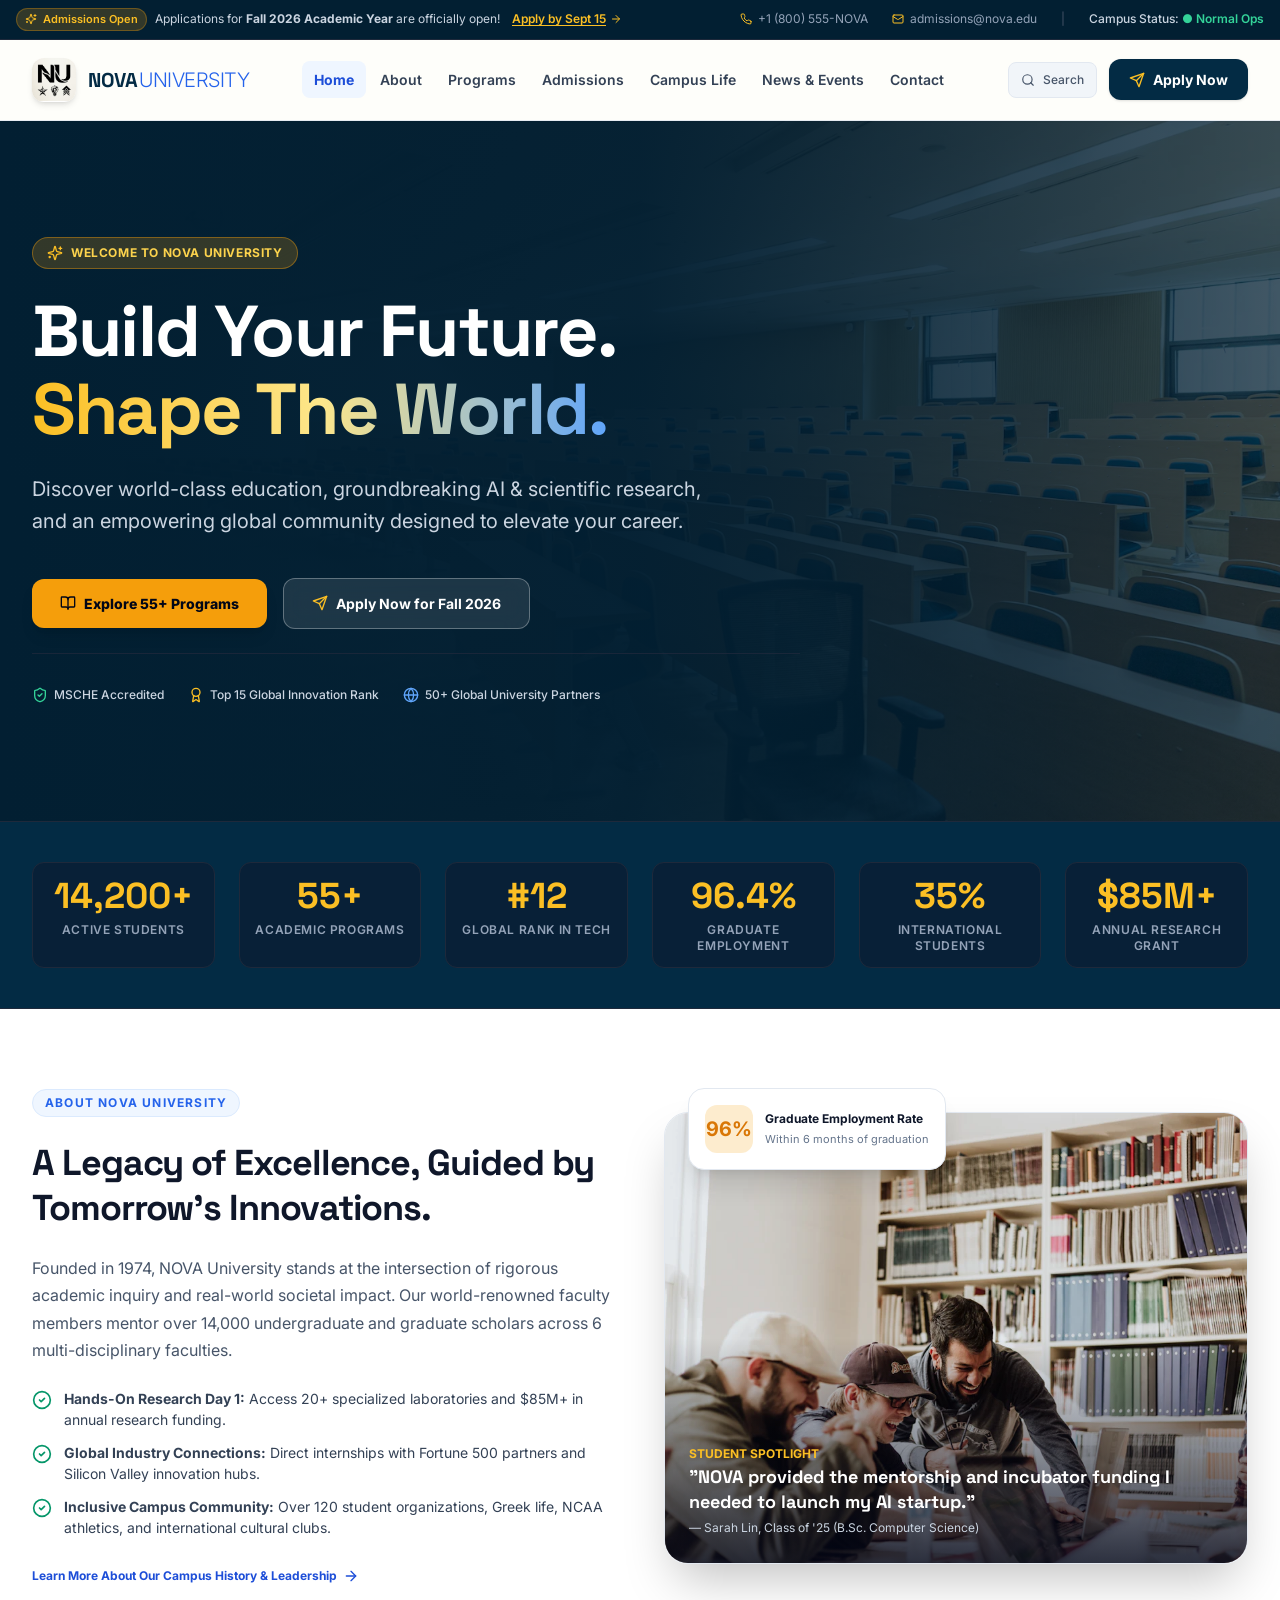
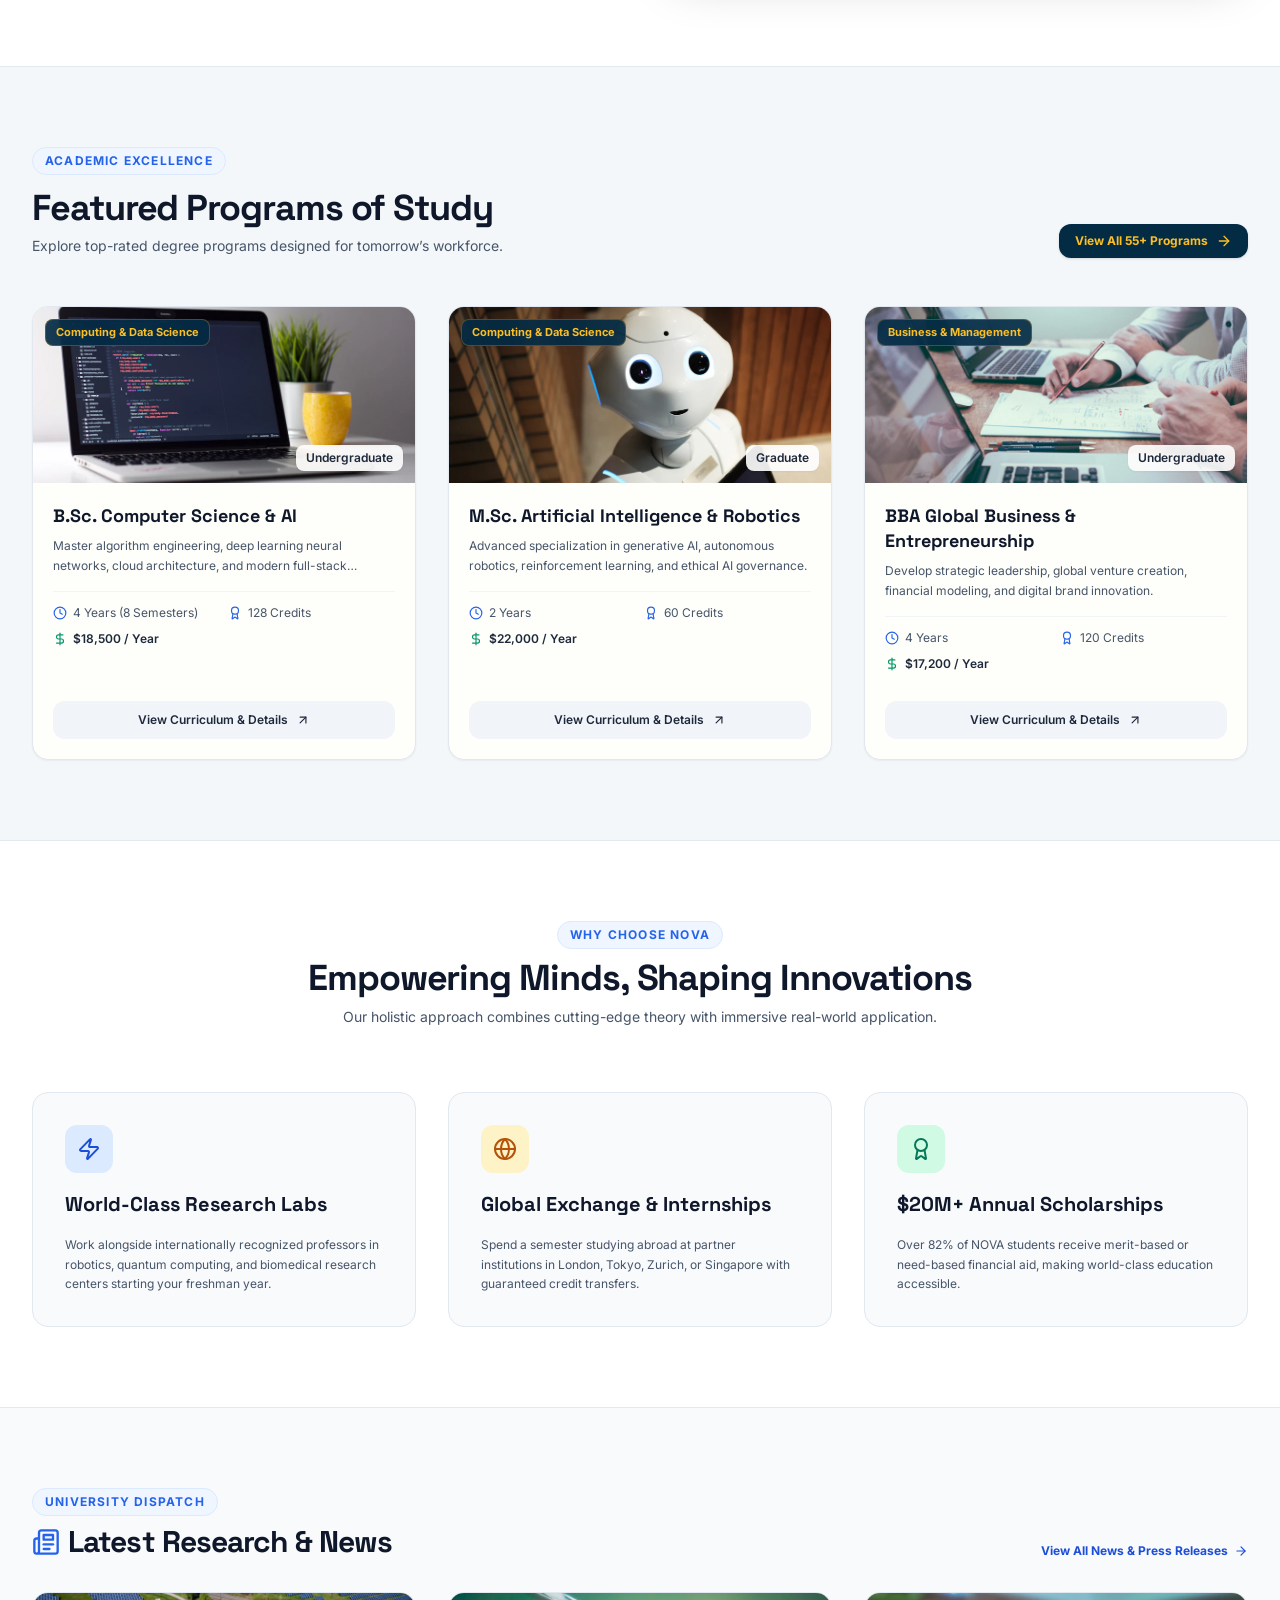
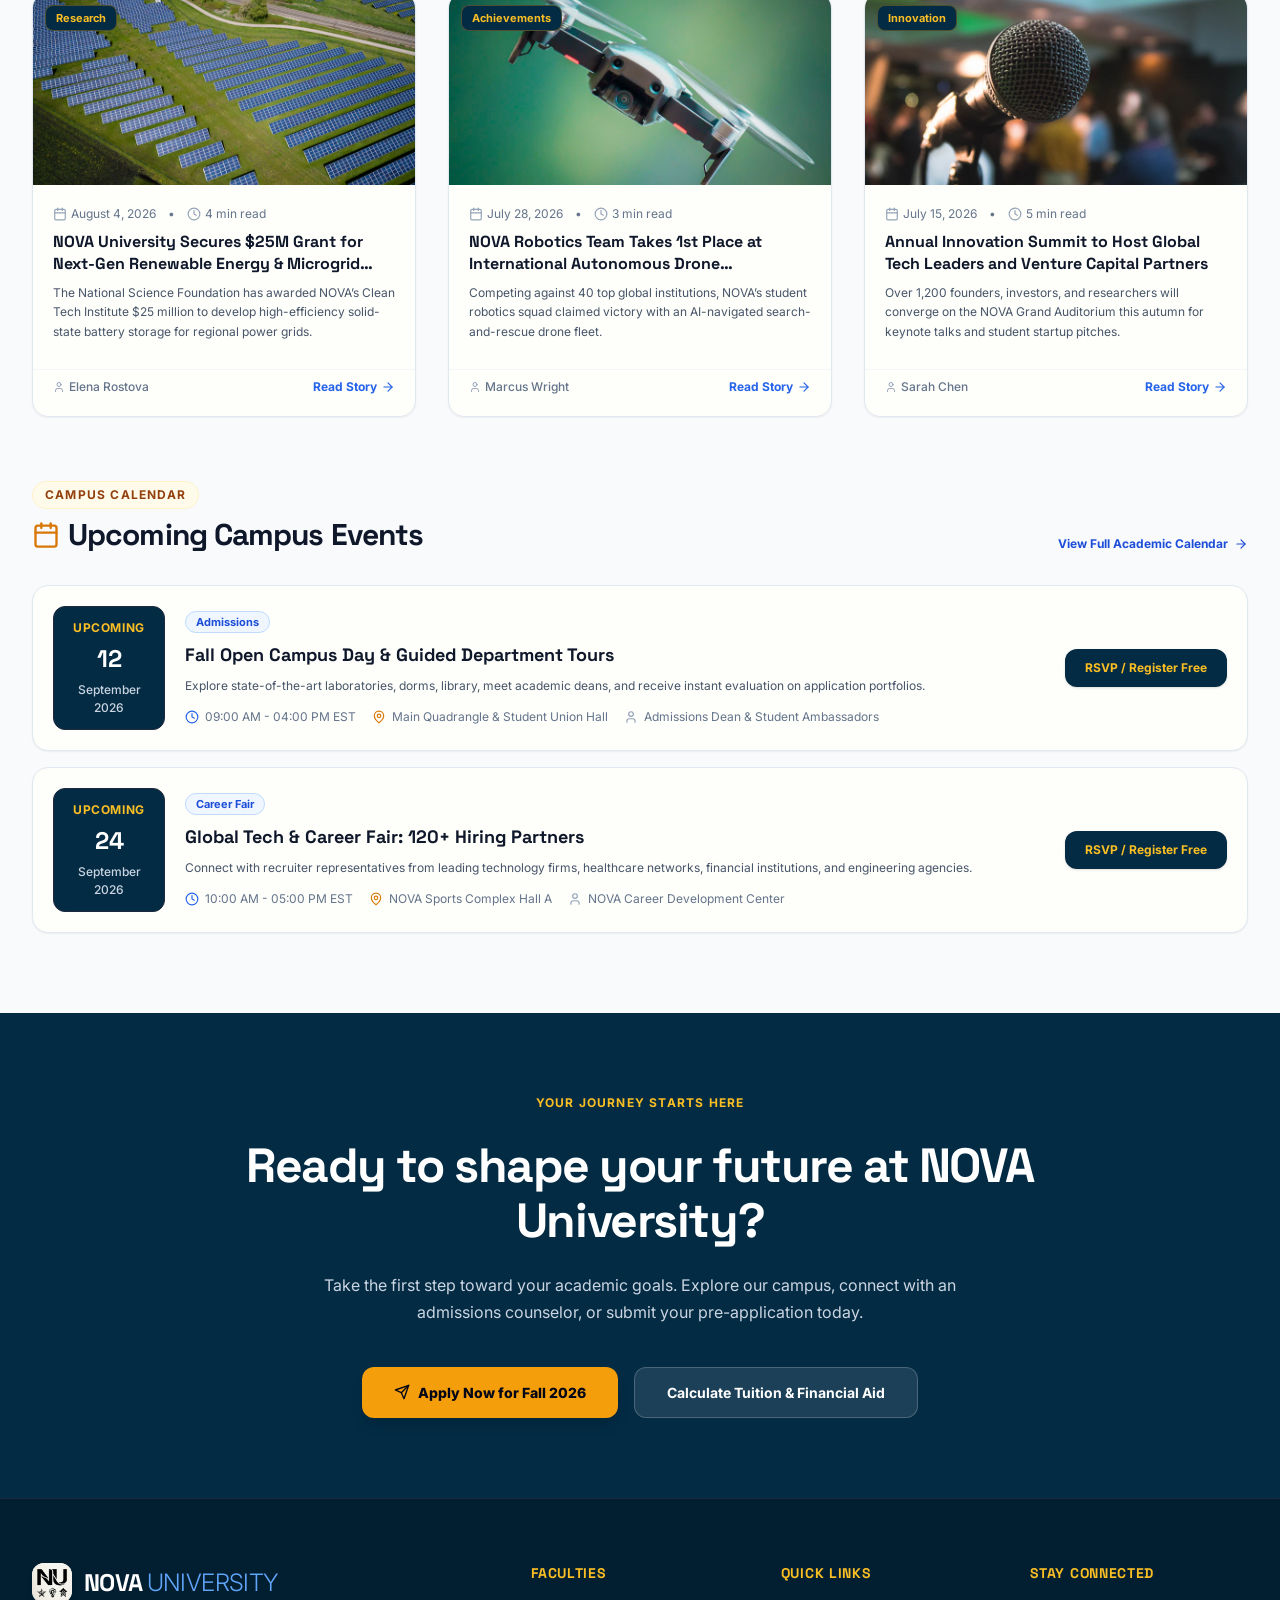
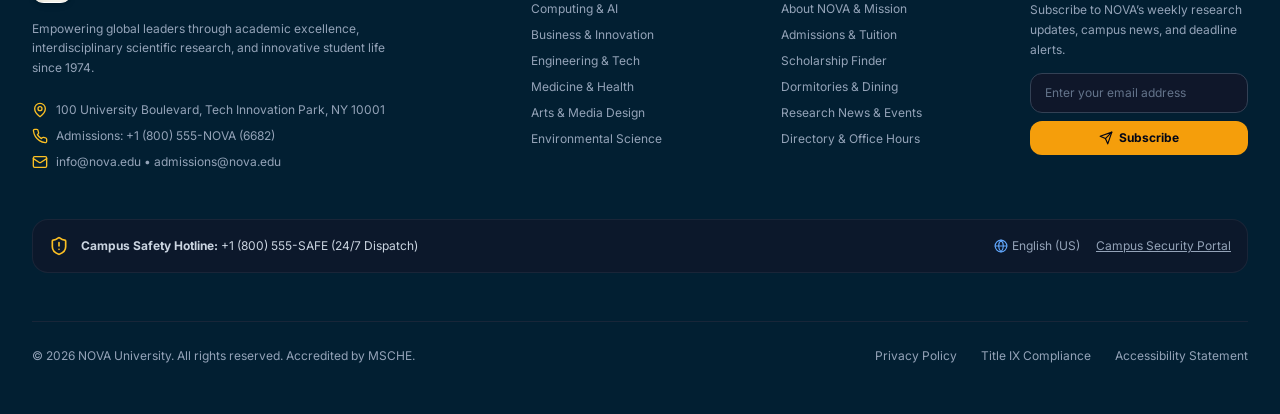
<file: index.html>
<!DOCTYPE html>
<html lang="en">
<head>
  <meta charset="UTF-8">
  <meta name="viewport" content="width=device-width, initial-scale=1.0">
  <title>NOVA University | Build Your Future Today</title>
  <meta name="description" content="Official portal for NOVA University featuring academic programs, admissions, campus life, news & events, and student resources.">
  <link rel="icon" type="image/png" href="logo.png">
  <link rel="apple-touch-icon" href="logo.png">
  <link rel="preconnect" href="https://fonts.googleapis.com">
  <link rel="preconnect" href="https://fonts.gstatic.com" crossorigin>
  <link href="https://fonts.googleapis.com/css2?family=Inter:wght@300;400;500;600;700;800&family=Space+Grotesk:wght@400;500;600;700&display=swap" rel="stylesheet">
  <link rel="stylesheet" href="css/style.css">
</head>
<body data-page="home" data-root="">

  <a class="skip-link" href="#main-content">Skip to main content</a>
  <div id="site-header"></div>

  <main id="main-content">
    <!-- Hero -->
    <section class="hero">
      <div class="hero-bg">
        <img src="images/hero-campus.webp" alt="NOVA University main campus building at dusk" width="1600" height="1068" fetchpriority="high">
      </div>
      <div class="container hero-content">
        <div>
          <div class="hero-badge"><i data-icon="sparkles" class="ic ic-4"></i> Welcome to NOVA University</div>
          <h1>Build Your Future.<br><span class="gradient">Shape The World.</span></h1>
          <p class="hero-lead">Discover world-class education, groundbreaking AI &amp; scientific research, and an empowering global community designed to elevate your career.</p>
          <div class="hero-actions">
            <a href="pages/programs.html" class="btn btn-amber btn-lg"><i data-icon="book-open" class="ic ic-4"></i> Explore 55+ Programs</a>
            <button type="button" class="btn btn-glass btn-lg" data-action="open-apply"><i data-icon="send" class="ic ic-4 text-amber"></i> Apply Now for Fall 2026</button>
          </div>
          <div class="hero-badges">
            <span><i data-icon="shield-check" class="ic ic-4 text-emerald-400"></i> MSCHE Accredited</span>
            <span><i data-icon="award" class="ic ic-4 text-amber"></i> Top 15 Global Innovation Rank</span>
            <span><i data-icon="globe" class="ic ic-4 text-blue-400"></i> 50+ Global University Partners</span>
          </div>
        </div>
      </div>
    </section>

    <!-- Statistics strip -->
    <section class="stats">
      <div class="container">
        <div class="stats-grid" id="stats-grid"></div>
      </div>
    </section>

    <!-- About overview -->
    <section class="section section-white">
      <div class="container">
        <div class="about-grid">
          <div class="about-copy">
            <span class="eyebrow">About NOVA University</span>
            <h2>A Legacy of Excellence, Guided by Tomorrow’s Innovations.</h2>
            <p>Founded in 1974, NOVA University stands at the intersection of rigorous academic inquiry and real-world societal impact. Our world-renowned faculty members mentor over 14,000 undergraduate and graduate scholars across 6 multi-disciplinary faculties.</p>
            <ul class="check-list">
              <li><i data-icon="check-circle" class="ic ic-5"></i><span><strong>Hands-On Research Day 1:</strong> Access 20+ specialized laboratories and $85M+ in annual research funding.</span></li>
              <li><i data-icon="check-circle" class="ic ic-5"></i><span><strong>Global Industry Connections:</strong> Direct internships with Fortune 500 partners and Silicon Valley innovation hubs.</span></li>
              <li><i data-icon="check-circle" class="ic ic-5"></i><span><strong>Inclusive Campus Community:</strong> Over 120 student organizations, Greek life, NCAA athletics, and international cultural clubs.</span></li>
            </ul>
            <div>
              <a href="pages/about.html" class="btn-link text-sm"><span>Learn More About Our Campus History &amp; Leadership</span><i data-icon="arrow-right" class="ic ic-4 ic-slide"></i></a>
            </div>
          </div>

          <div class="about-media">
            <div class="about-media-card">
              <img src="images/home-students.webp" alt="Two NOVA students laughing together while studying in the library" width="1000" height="667" loading="lazy">
              <div class="about-media-overlay">
                <p class="label">Student Spotlight</p>
                <p class="quote">"NOVA provided the mentorship and incubator funding I needed to launch my AI startup."</p>
                <p class="cite">— Sarah Lin, Class of '25 (B.Sc. Computer Science)</p>
              </div>
            </div>
            <div class="float-badge">
              <div class="pct">96%</div>
              <div>
                <p class="t">Graduate Employment Rate</p>
                <p class="s">Within 6 months of graduation</p>
              </div>
            </div>
          </div>
        </div>
      </div>
    </section>

    <!-- Featured programs -->
    <section class="section section-gray">
      <div class="container">
        <div class="section-row">
          <div>
            <span class="eyebrow">Academic Excellence</span>
            <h2>Featured Programs of Study</h2>
            <p>Explore top-rated degree programs designed for tomorrow’s workforce.</p>
          </div>
          <a href="pages/programs.html" class="btn btn-navy-gold btn-xs w-fit"><span>View All 55+ Programs</span><i data-icon="arrow-right" class="ic ic-4"></i></a>
        </div>
        <div class="grid grid-3" id="featured-programs"></div>
      </div>
    </section>

    <!-- Why choose NOVA -->
    <section class="section section-white">
      <div class="container">
        <div class="section-head">
          <span class="eyebrow">Why Choose NOVA</span>
          <h2>Empowering Minds, Shaping Innovations</h2>
          <p>Our holistic approach combines cutting-edge theory with immersive real-world application.</p>
        </div>
        <div class="grid grid-3">
          <div class="pillar">
            <div class="pillar-icon blue"><i data-icon="zap" class="ic ic-6"></i></div>
            <h3>World-Class Research Labs</h3>
            <p>Work alongside internationally recognized professors in robotics, quantum computing, and biomedical research centers starting your freshman year.</p>
          </div>
          <div class="pillar">
            <div class="pillar-icon amber"><i data-icon="globe" class="ic ic-6"></i></div>
            <h3>Global Exchange &amp; Internships</h3>
            <p>Spend a semester studying abroad at partner institutions in London, Tokyo, Zurich, or Singapore with guaranteed credit transfers.</p>
          </div>
          <div class="pillar">
            <div class="pillar-icon emerald"><i data-icon="award" class="ic ic-6"></i></div>
            <h3>$20M+ Annual Scholarships</h3>
            <p>Over 82% of NOVA students receive merit-based or need-based financial aid, making world-class education accessible.</p>
          </div>
        </div>
      </div>
    </section>

    <!-- News & Events -->
    <section class="section section-light">
      <div class="container space-y-16">
        <div>
          <div class="section-row section-row-sm">
            <div>
              <span class="eyebrow">University Dispatch</span>
              <h2 class="with-icon"><i data-icon="newspaper" class="ic ic-7 text-blue"></i> Latest Research &amp; News</h2>
            </div>
            <a href="pages/news.html" class="btn-link">View All News &amp; Press Releases <i data-icon="arrow-right" class="ic ic-35"></i></a>
          </div>
          <div class="grid grid-3" id="featured-news"></div>
        </div>

        <div>
          <div class="section-row section-row-sm">
            <div>
              <span class="eyebrow eyebrow-amber">Campus Calendar</span>
              <h2 class="with-icon"><i data-icon="calendar" class="ic ic-7 text-amber-600"></i> Upcoming Campus Events</h2>
            </div>
            <a href="pages/news.html" class="btn-link">View Full Academic Calendar <i data-icon="arrow-right" class="ic ic-35"></i></a>
          </div>
          <div class="event-list" id="upcoming-events"></div>
        </div>
      </div>
    </section>

    <!-- CTA -->
    <section class="cta">
      <div class="container">
        <p class="kicker">Your Journey Starts Here</p>
        <h2>Ready to shape your future at NOVA University?</h2>
        <p>Take the first step toward your academic goals. Explore our campus, connect with an admissions counselor, or submit your pre-application today.</p>
        <div class="cta-actions">
          <button type="button" class="btn btn-amber btn-xl" data-action="open-apply"><i data-icon="send" class="ic ic-4"></i> Apply Now for Fall 2026</button>
          <a href="pages/admissions.html" class="btn btn-glass btn-xl">Calculate Tuition &amp; Financial Aid</a>
        </div>
      </div>
    </section>
  </main>

  <div id="site-footer"></div>

  <script src="js/data.js"></script>
  <script src="js/icons.js"></script>
  <script src="js/main.js"></script>
  <script src="js/home.js"></script>
</body>
</html>
</file>
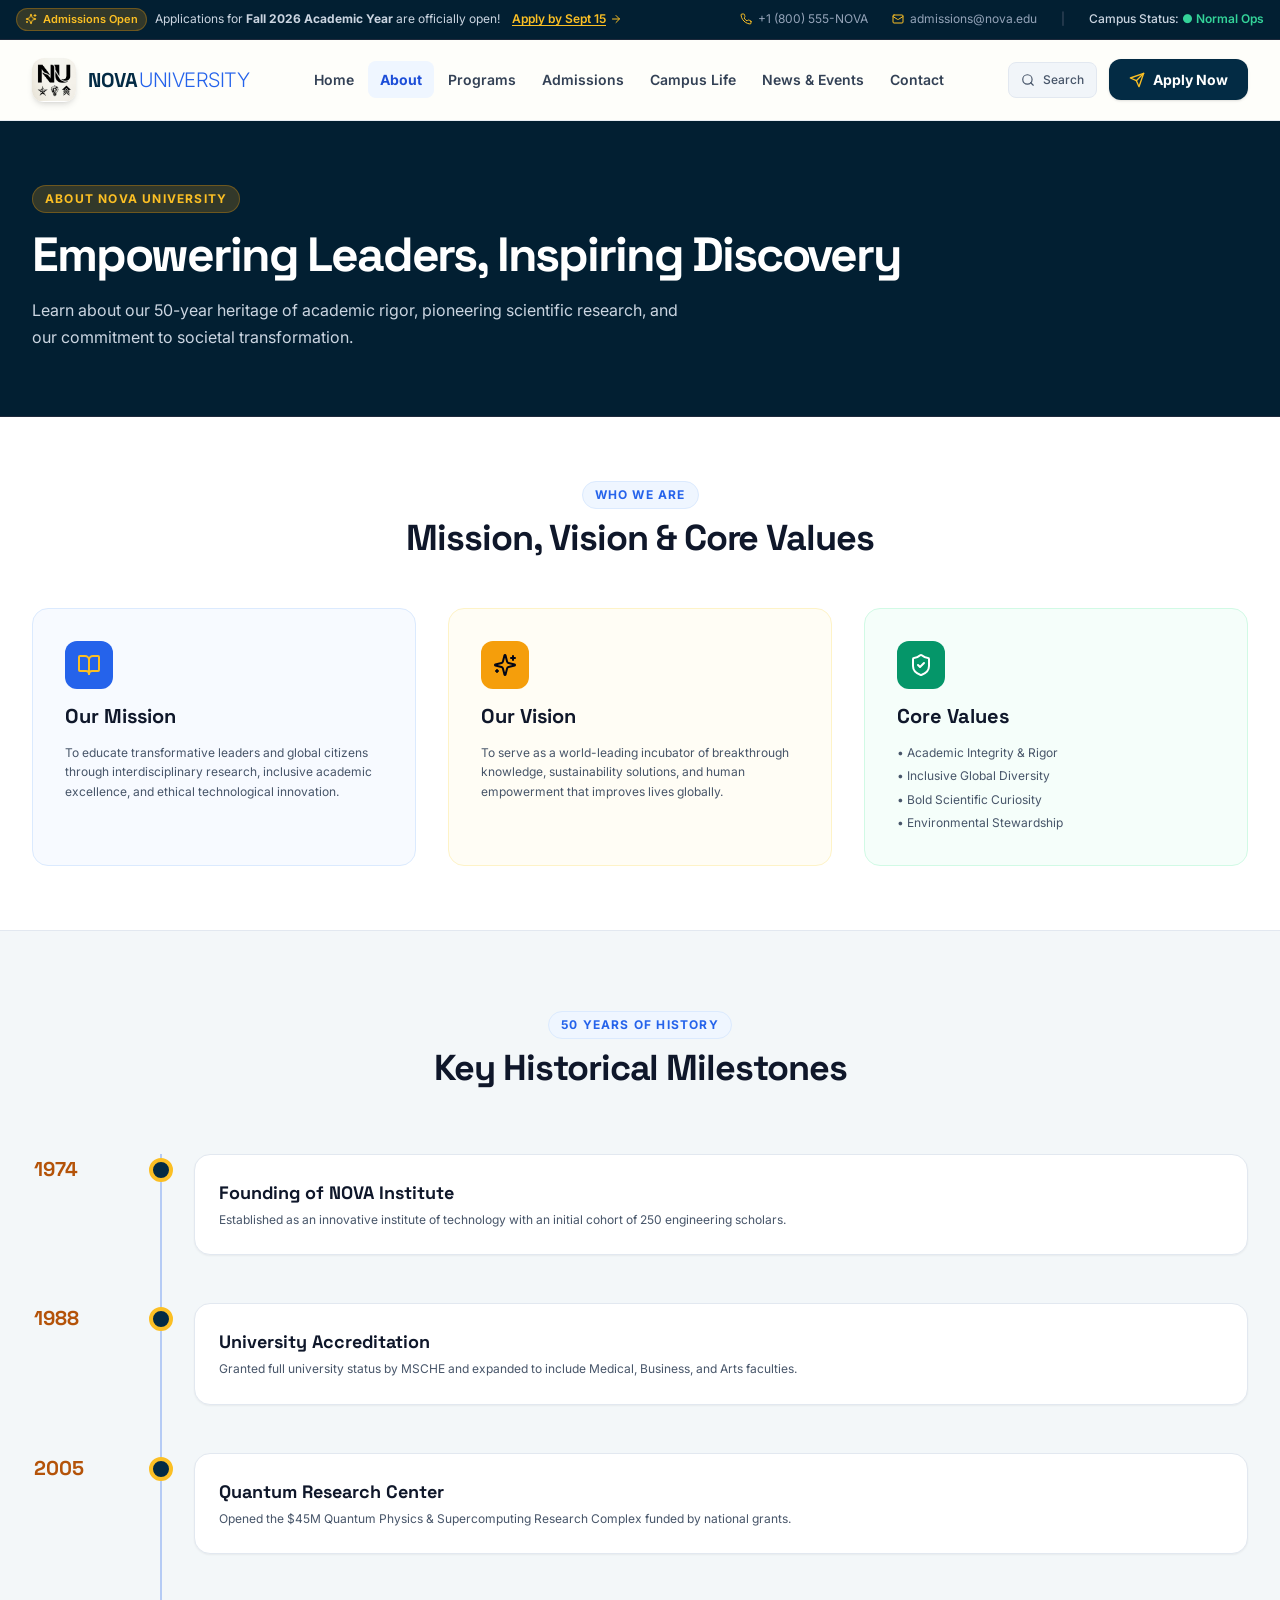
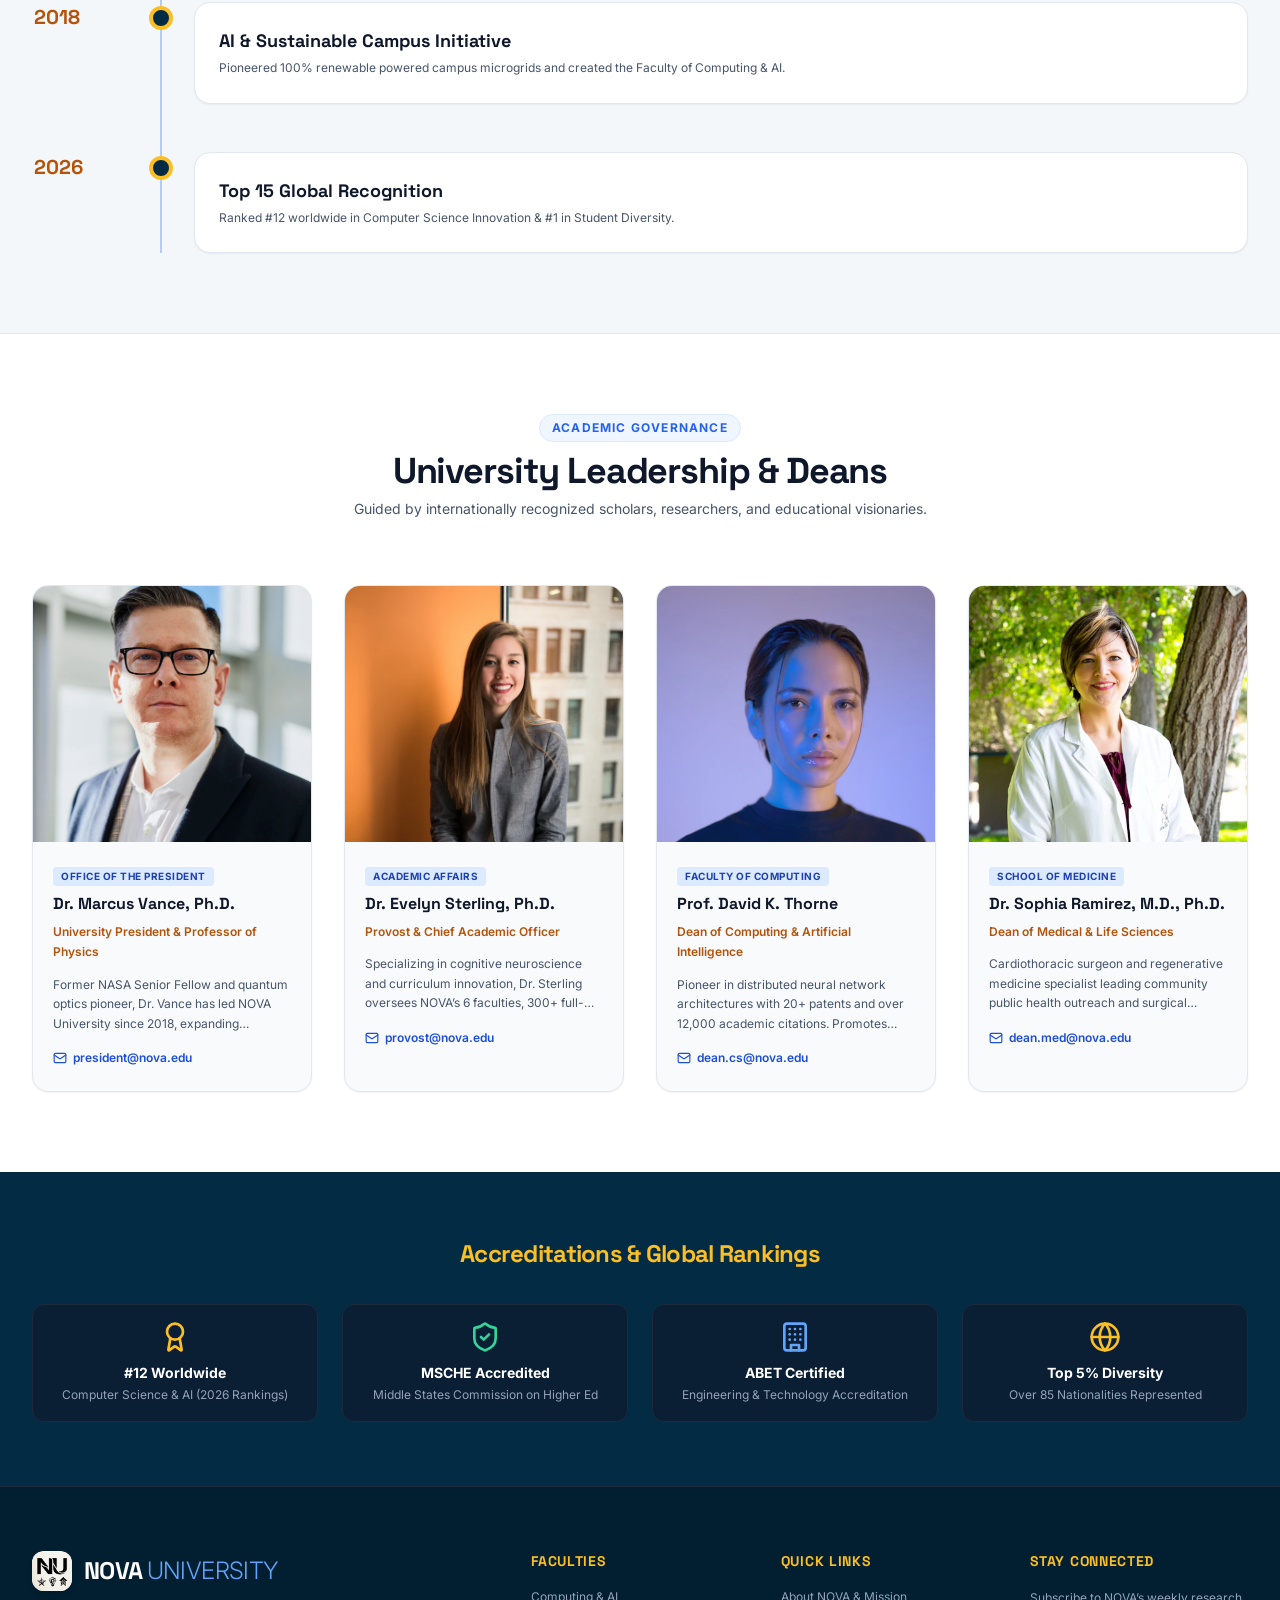
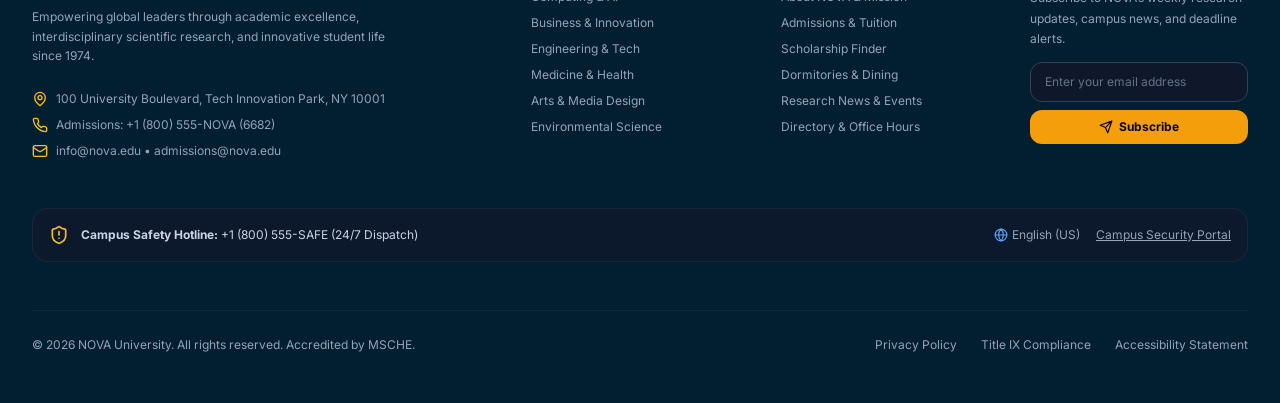
<file: pages/about.html>
<!DOCTYPE html>
<html lang="en">
<head>
  <meta charset="UTF-8">
  <meta name="viewport" content="width=device-width, initial-scale=1.0">
  <meta name="description" content="Discover NOVA University’s 50-year history, mission and values, executive leadership, and global accreditations and rankings.">
  <title>About | NOVA University</title>
  <link rel="icon" type="image/png" href="../logo.png">
  <link rel="preconnect" href="https://fonts.googleapis.com">
  <link rel="preconnect" href="https://fonts.gstatic.com" crossorigin>
  <link href="https://fonts.googleapis.com/css2?family=Inter:wght@300;400;500;600;700;800&family=Space+Grotesk:wght@400;500;600;700&display=swap" rel="stylesheet">
  <link rel="stylesheet" href="../css/style.css">
</head>
<body data-page="about" data-root="../">

  <a class="skip-link" href="#main-content">Skip to main content</a>
  <div id="site-header"></div>

  <main id="main-content">
    <!-- Page header -->
    <section class="page-header">
      <div class="container">
        <span class="eyebrow eyebrow-dark">About NOVA University</span>
        <h1>Empowering Leaders, Inspiring Discovery</h1>
        <p>Learn about our 50-year heritage of academic rigor, pioneering scientific research, and our commitment to societal transformation.</p>
      </div>
    </section>

    <!-- Mission, Vision, Values -->
    <section class="section-sm section-white">
      <div class="container">
        <div class="section-head section-head-sm">
          <span class="eyebrow">Who We Are</span>
          <h2>Mission, Vision &amp; Core Values</h2>
        </div>
        <div class="grid grid-3">
          <div class="pillar pillar-blue">
            <div class="pillar-icon blue-solid"><i data-icon="book-open" class="ic ic-6"></i></div>
            <h3>Our Mission</h3>
            <p>To educate transformative leaders and global citizens through interdisciplinary research, inclusive academic excellence, and ethical technological innovation.</p>
          </div>
          <div class="pillar pillar-amber">
            <div class="pillar-icon amber-solid"><i data-icon="sparkles" class="ic ic-6"></i></div>
            <h3>Our Vision</h3>
            <p>To serve as a world-leading incubator of breakthrough knowledge, sustainability solutions, and human empowerment that improves lives globally.</p>
          </div>
          <div class="pillar pillar-emerald">
            <div class="pillar-icon emerald-solid"><i data-icon="shield-check" class="ic ic-6"></i></div>
            <h3>Core Values</h3>
            <ul>
              <li>• Academic Integrity &amp; Rigor</li>
              <li>• Inclusive Global Diversity</li>
              <li>• Bold Scientific Curiosity</li>
              <li>• Environmental Stewardship</li>
            </ul>
          </div>
        </div>
      </div>
    </section>

    <!-- Timeline -->
    <section class="section section-gray">
      <div class="container">
        <div class="section-head">
          <span class="eyebrow">50 Years of History</span>
          <h2>Key Historical Milestones</h2>
        </div>
        <div class="timeline" id="timeline"></div>
      </div>
    </section>

    <!-- Leadership -->
    <section class="section section-white">
      <div class="container">
        <div class="section-head">
          <span class="eyebrow">Academic Governance</span>
          <h2>University Leadership &amp; Deans</h2>
          <p>Guided by internationally recognized scholars, researchers, and educational visionaries.</p>
        </div>
        <div class="grid grid-4" id="leadership-grid"></div>
      </div>
    </section>

    <!-- Rankings -->
    <section class="rank-strip section-navy">
      <div class="container">
        <h2>Accreditations &amp; Global Rankings</h2>
        <div class="rank-grid">
          <div class="rank">
            <i data-icon="award" class="ic ic-8 text-amber"></i>
            <p class="t">#12 Worldwide</p>
            <p class="s">Computer Science &amp; AI (2026 Rankings)</p>
          </div>
          <div class="rank">
            <i data-icon="shield-check" class="ic ic-8 text-emerald-400"></i>
            <p class="t">MSCHE Accredited</p>
            <p class="s">Middle States Commission on Higher Ed</p>
          </div>
          <div class="rank">
            <i data-icon="building" class="ic ic-8 text-blue-400"></i>
            <p class="t">ABET Certified</p>
            <p class="s">Engineering &amp; Technology Accreditation</p>
          </div>
          <div class="rank">
            <i data-icon="globe" class="ic ic-8 text-amber"></i>
            <p class="t">Top 5% Diversity</p>
            <p class="s">Over 85 Nationalities Represented</p>
          </div>
        </div>
      </div>
    </section>
  </main>

  <div id="site-footer"></div>

  <script src="../js/data.js"></script>
  <script src="../js/icons.js"></script>
  <script src="../js/main.js"></script>
  <script src="../js/about.js"></script>
</body>
</html>
</file>
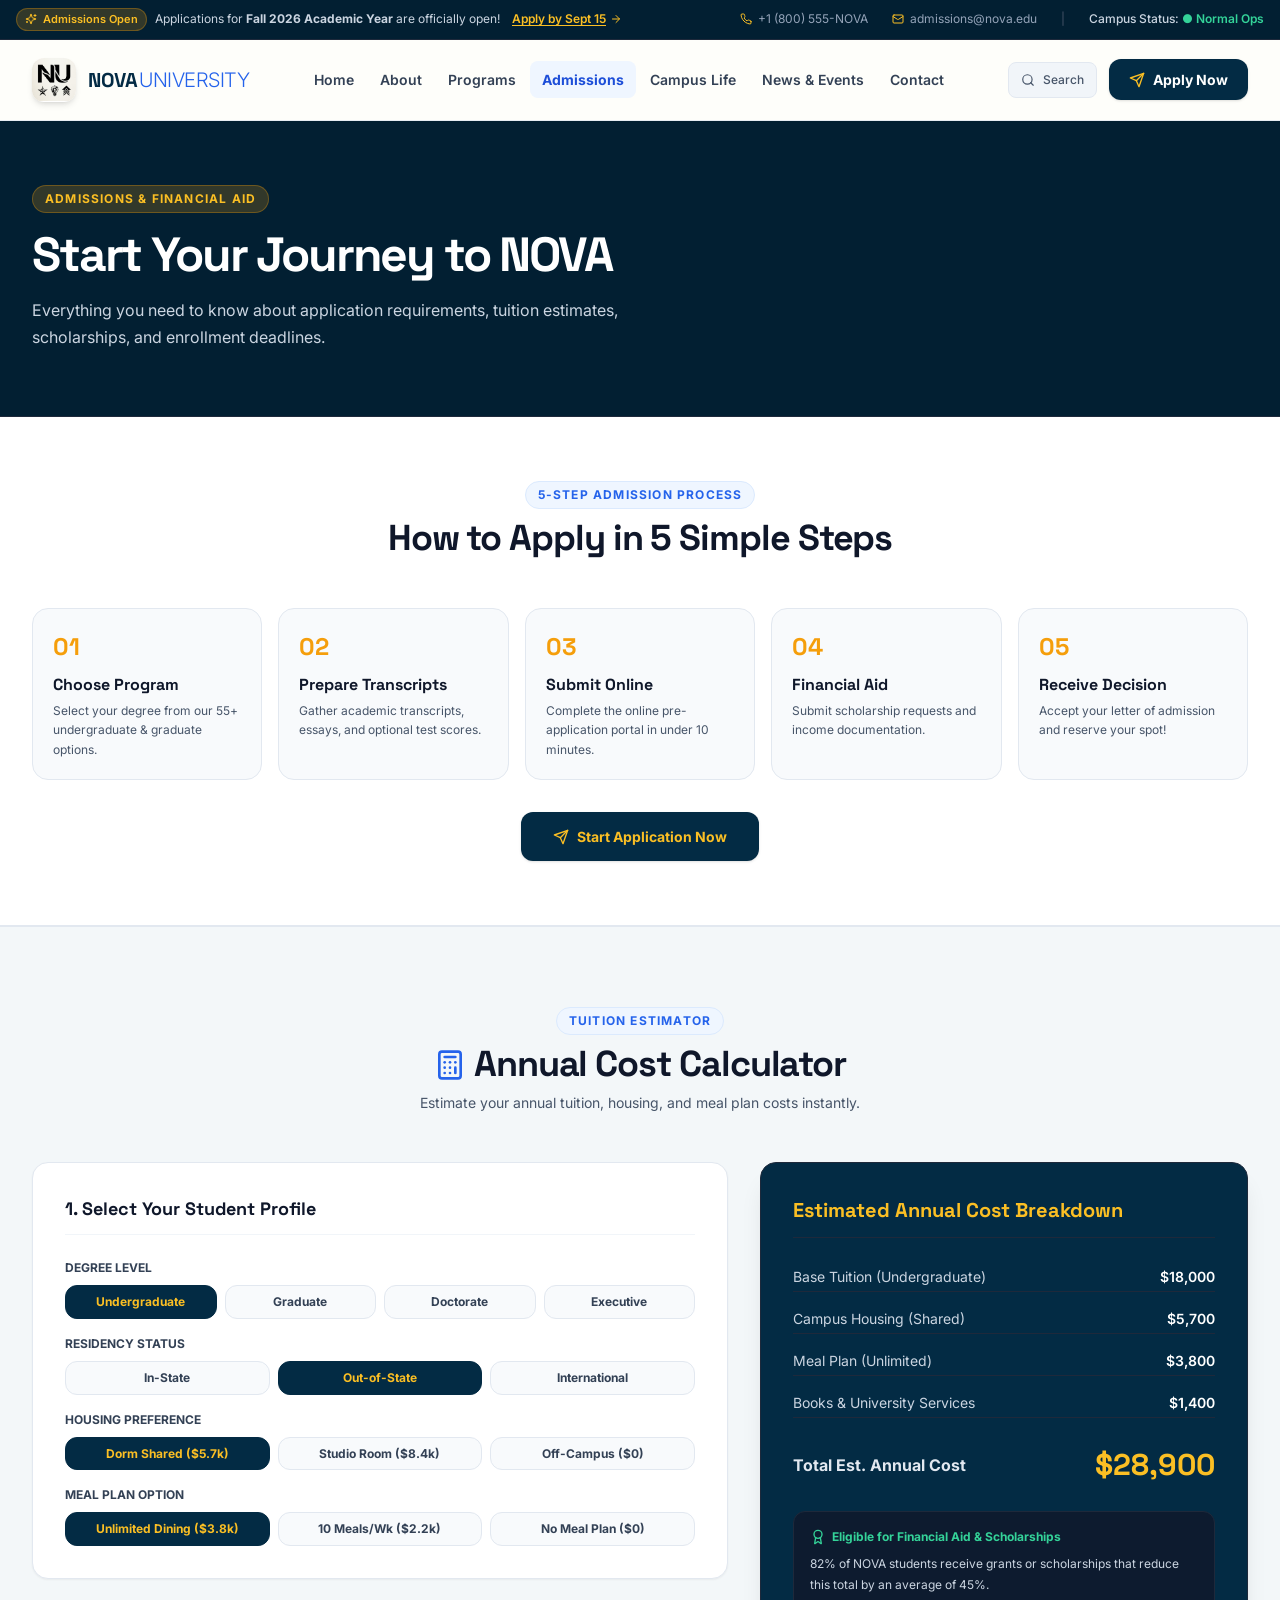
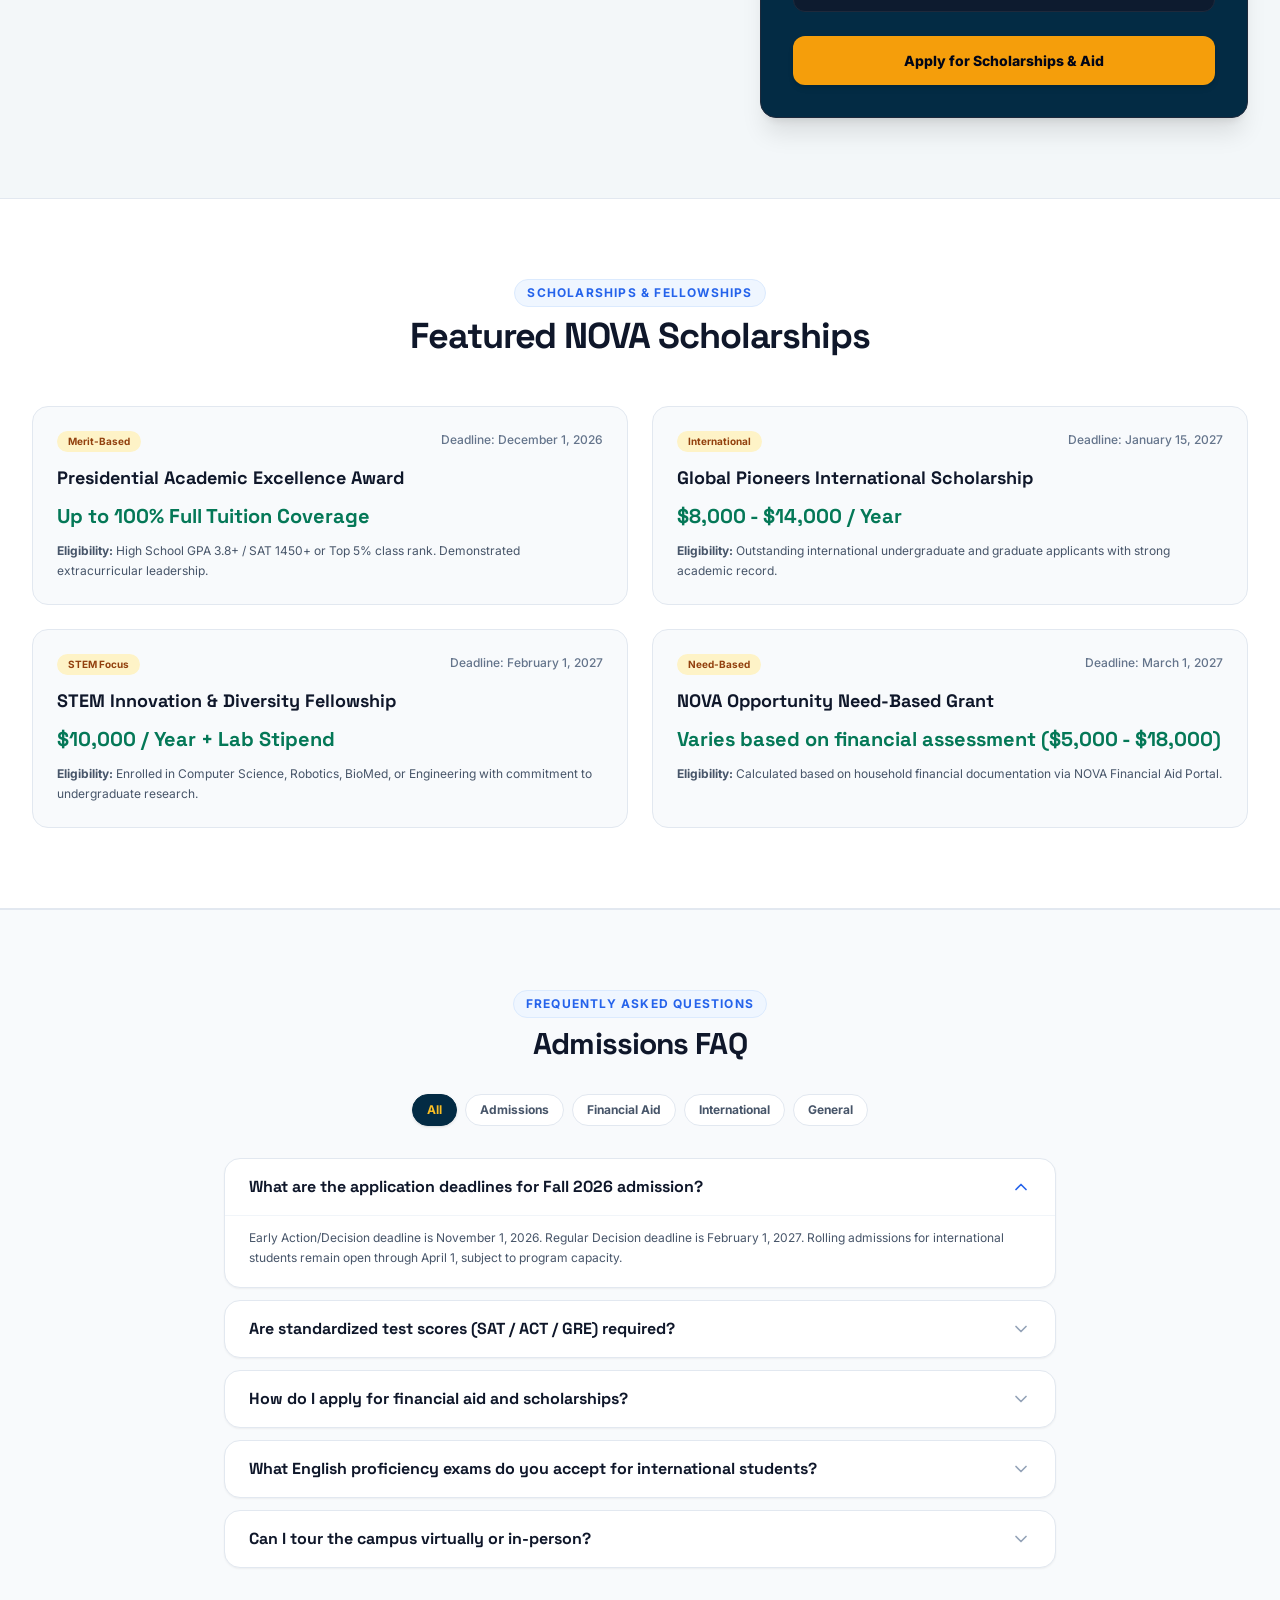
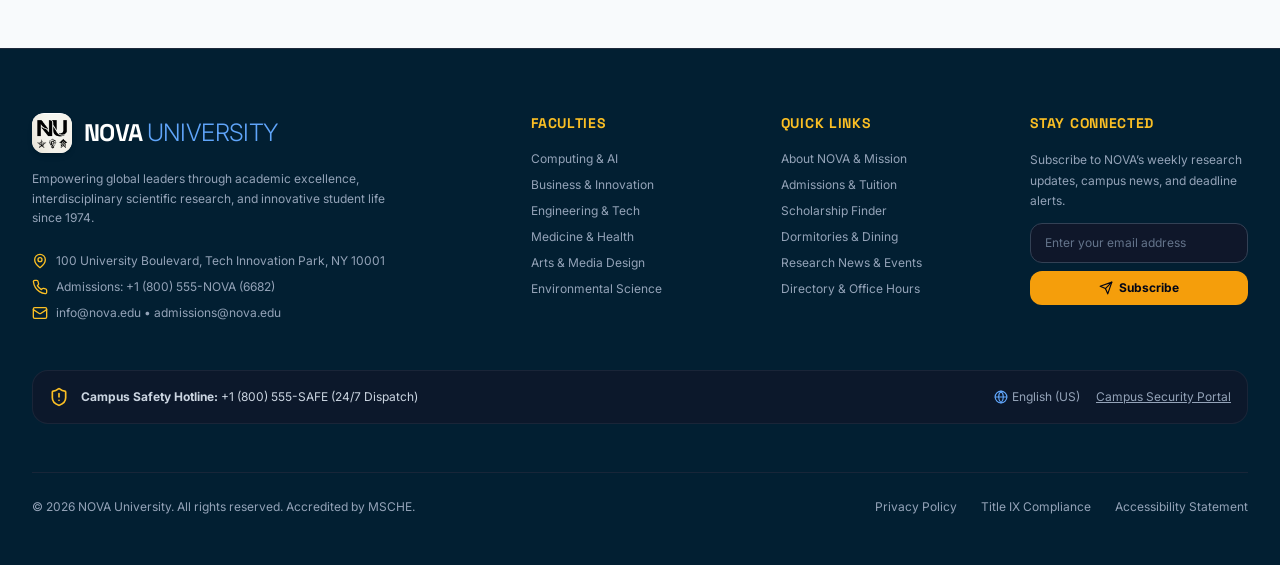
<file: pages/admissions.html>
<!DOCTYPE html>
<html lang="en">
<head>
  <meta charset="UTF-8">
  <meta name="viewport" content="width=device-width, initial-scale=1.0">
  <meta name="description" content="How to apply to NOVA University: the 5-step admission process, annual tuition cost calculator, scholarships, and admissions FAQ.">
  <title>Admissions &amp; Financial Aid | NOVA University</title>
  <link rel="icon" type="image/png" href="../logo.png">
  <link rel="preconnect" href="https://fonts.googleapis.com">
  <link rel="preconnect" href="https://fonts.gstatic.com" crossorigin>
  <link href="https://fonts.googleapis.com/css2?family=Inter:wght@300;400;500;600;700;800&family=Space+Grotesk:wght@400;500;600;700&display=swap" rel="stylesheet">
  <link rel="stylesheet" href="../css/style.css">
</head>
<body data-page="admissions" data-root="../">

  <a class="skip-link" href="#main-content">Skip to main content</a>
  <div id="site-header"></div>

  <main id="main-content">
    <!-- Page header -->
    <section class="page-header">
      <div class="container">
        <span class="eyebrow eyebrow-dark">Admissions &amp; Financial Aid</span>
        <h1>Start Your Journey to NOVA</h1>
        <p>Everything you need to know about application requirements, tuition estimates, scholarships, and enrollment deadlines.</p>
      </div>
    </section>

    <!-- 5-step roadmap -->
    <section class="section-sm section-white border-b">
      <div class="container">
        <div class="section-head section-head-sm">
          <span class="eyebrow">5-Step Admission Process</span>
          <h2>How to Apply in 5 Simple Steps</h2>
        </div>
        <div class="grid grid-5 grid-gap-4">
          <div class="step-card">
            <span class="num">01</span>
            <h3>Choose Program</h3>
            <p>Select your degree from our 55+ undergraduate &amp; graduate options.</p>
          </div>
          <div class="step-card">
            <span class="num">02</span>
            <h3>Prepare Transcripts</h3>
            <p>Gather academic transcripts, essays, and optional test scores.</p>
          </div>
          <div class="step-card">
            <span class="num">03</span>
            <h3>Submit Online</h3>
            <p>Complete the online pre-application portal in under 10 minutes.</p>
          </div>
          <div class="step-card">
            <span class="num">04</span>
            <h3>Financial Aid</h3>
            <p>Submit scholarship requests and income documentation.</p>
          </div>
          <div class="step-card">
            <span class="num">05</span>
            <h3>Receive Decision</h3>
            <p>Accept your letter of admission and reserve your spot!</p>
          </div>
        </div>
        <div class="mt-8 text-center">
          <button type="button" class="btn btn-navy-gold btn-xl" data-action="open-apply"><i data-icon="send" class="ic ic-4"></i> Start Application Now</button>
        </div>
      </div>
    </section>

    <!-- Tuition calculator -->
    <section class="section section-gray">
      <div class="container">
        <div class="section-head section-head-sm">
          <span class="eyebrow">Tuition Estimator</span>
          <h2 class="with-icon"><i data-icon="calculator" class="ic ic-8 text-blue"></i> Annual Cost Calculator</h2>
          <p>Estimate your annual tuition, housing, and meal plan costs instantly.</p>
        </div>

        <div class="calc-grid">
          <!-- Inputs -->
          <div class="calc-panel">
            <h3>1. Select Your Student Profile</h3>
            <div class="calc-fields">
              <div>
                <label class="form-label">Degree Level</label>
                <div class="option-grid" data-calc="degree">
                  <button type="button" class="option-btn active" data-value="Undergraduate">Undergraduate</button>
                  <button type="button" class="option-btn" data-value="Graduate">Graduate</button>
                  <button type="button" class="option-btn" data-value="Doctorate">Doctorate</button>
                  <button type="button" class="option-btn" data-value="Executive">Executive</button>
                </div>
              </div>
              <div>
                <label class="form-label">Residency Status</label>
                <div class="option-grid option-grid-3" data-calc="residency">
                  <button type="button" class="option-btn" data-value="In-State">In-State</button>
                  <button type="button" class="option-btn active" data-value="Out-of-State">Out-of-State</button>
                  <button type="button" class="option-btn" data-value="International">International</button>
                </div>
              </div>
              <div>
                <label class="form-label">Housing Preference</label>
                <div class="option-grid option-grid-3" data-calc="housing">
                  <button type="button" class="option-btn active" data-value="Shared">Dorm Shared ($5.7k)</button>
                  <button type="button" class="option-btn" data-value="Studio">Studio Room ($8.4k)</button>
                  <button type="button" class="option-btn" data-value="Off-Campus">Off-Campus ($0)</button>
                </div>
              </div>
              <div>
                <label class="form-label">Meal Plan Option</label>
                <div class="option-grid option-grid-3" data-calc="meal">
                  <button type="button" class="option-btn active" data-value="Unlimited">Unlimited Dining ($3.8k)</button>
                  <button type="button" class="option-btn" data-value="Partial">10 Meals/Wk ($2.2k)</button>
                  <button type="button" class="option-btn" data-value="None">No Meal Plan ($0)</button>
                </div>
              </div>
            </div>
          </div>

          <!-- Live summary -->
          <div class="calc-summary">
            <h3>Estimated Annual Cost Breakdown</h3>
            <div class="calc-lines">
              <div class="calc-line"><span>Base Tuition (<span id="calc-degree-label">Undergraduate</span>)</span><span id="calc-tuition">$0</span></div>
              <div class="calc-line"><span>Campus Housing (<span id="calc-housing-label">Shared</span>)</span><span id="calc-housing">$0</span></div>
              <div class="calc-line"><span>Meal Plan (<span id="calc-meal-label">Unlimited</span>)</span><span id="calc-meal">$0</span></div>
              <div class="calc-line"><span>Books &amp; University Services</span><span id="calc-books">$1,400</span></div>
              <div class="calc-total">
                <span class="lbl">Total Est. Annual Cost</span>
                <span class="amt" id="calc-total">$0</span>
              </div>
            </div>
            <div class="calc-note">
              <div class="hl"><i data-icon="award" class="ic ic-4"></i> Eligible for Financial Aid &amp; Scholarships</div>
              <p>82% of NOVA students receive grants or scholarships that reduce this total by an average of 45%.</p>
            </div>
            <button type="button" class="btn btn-amber btn-block btn-lg" data-action="open-apply">Apply for Scholarships &amp; Aid</button>
          </div>
        </div>
      </div>
    </section>

    <!-- Scholarships -->
    <section class="section section-white border-b">
      <div class="container">
        <div class="section-head section-head-sm">
          <span class="eyebrow">Scholarships &amp; Fellowships</span>
          <h2>Featured NOVA Scholarships</h2>
        </div>
        <div class="grid grid-2 grid-gap-6" id="scholarships-grid"></div>
      </div>
    </section>

    <!-- FAQ -->
    <section class="section section-light">
      <div class="container container-md space-y-8">
        <div class="text-center space-y-3">
          <span class="eyebrow">Frequently Asked Questions</span>
          <h2 class="section-title">Admissions FAQ</h2>
        </div>
        <div class="faq-filters" id="faq-filters">
          <button type="button" class="filter-tab filter-tab-outline active" data-category="All">All</button>
          <button type="button" class="filter-tab filter-tab-outline" data-category="Admissions">Admissions</button>
          <button type="button" class="filter-tab filter-tab-outline" data-category="Financial Aid">Financial Aid</button>
          <button type="button" class="filter-tab filter-tab-outline" data-category="International">International</button>
          <button type="button" class="filter-tab filter-tab-outline" data-category="General">General</button>
        </div>
        <div class="faq-list" id="faq-list"></div>
      </div>
    </section>
  </main>

  <div id="site-footer"></div>

  <script src="../js/data.js"></script>
  <script src="../js/icons.js"></script>
  <script src="../js/main.js"></script>
  <script src="../js/admissions.js"></script>
</body>
</html>
</file>
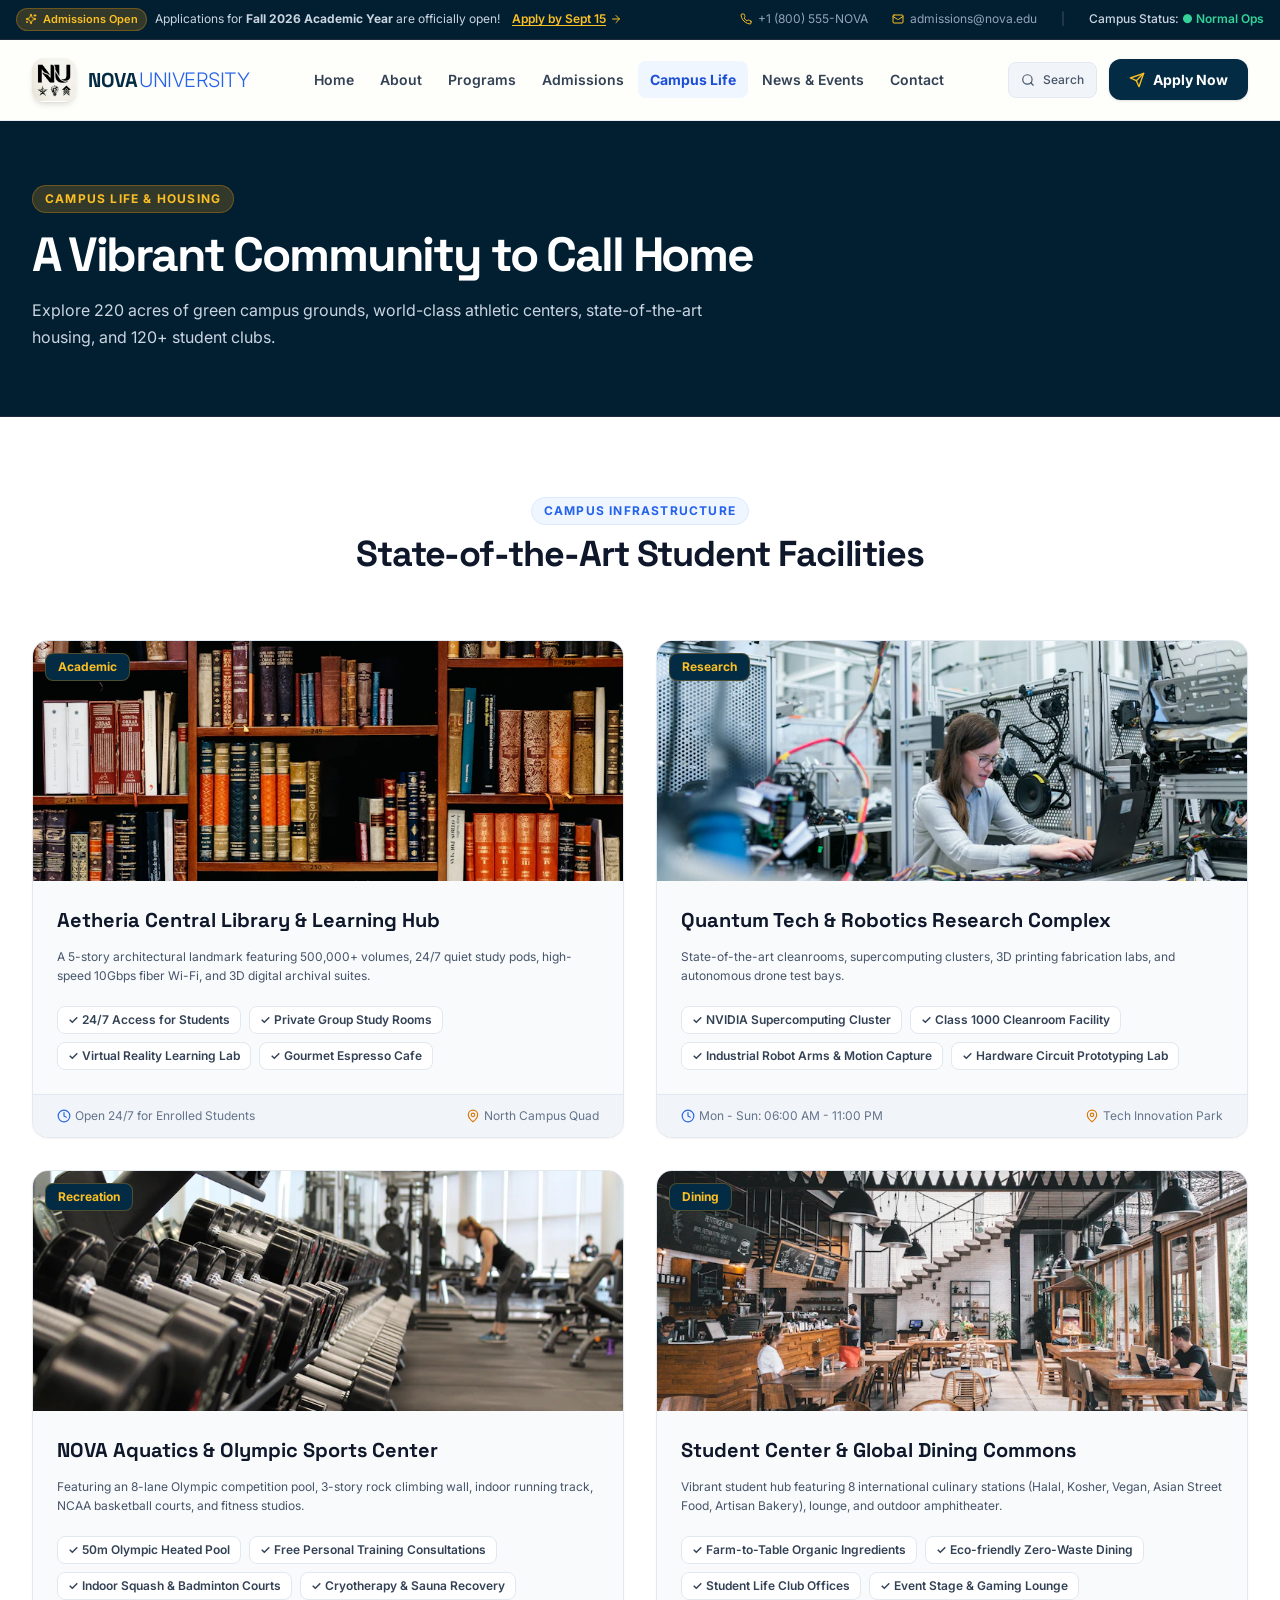
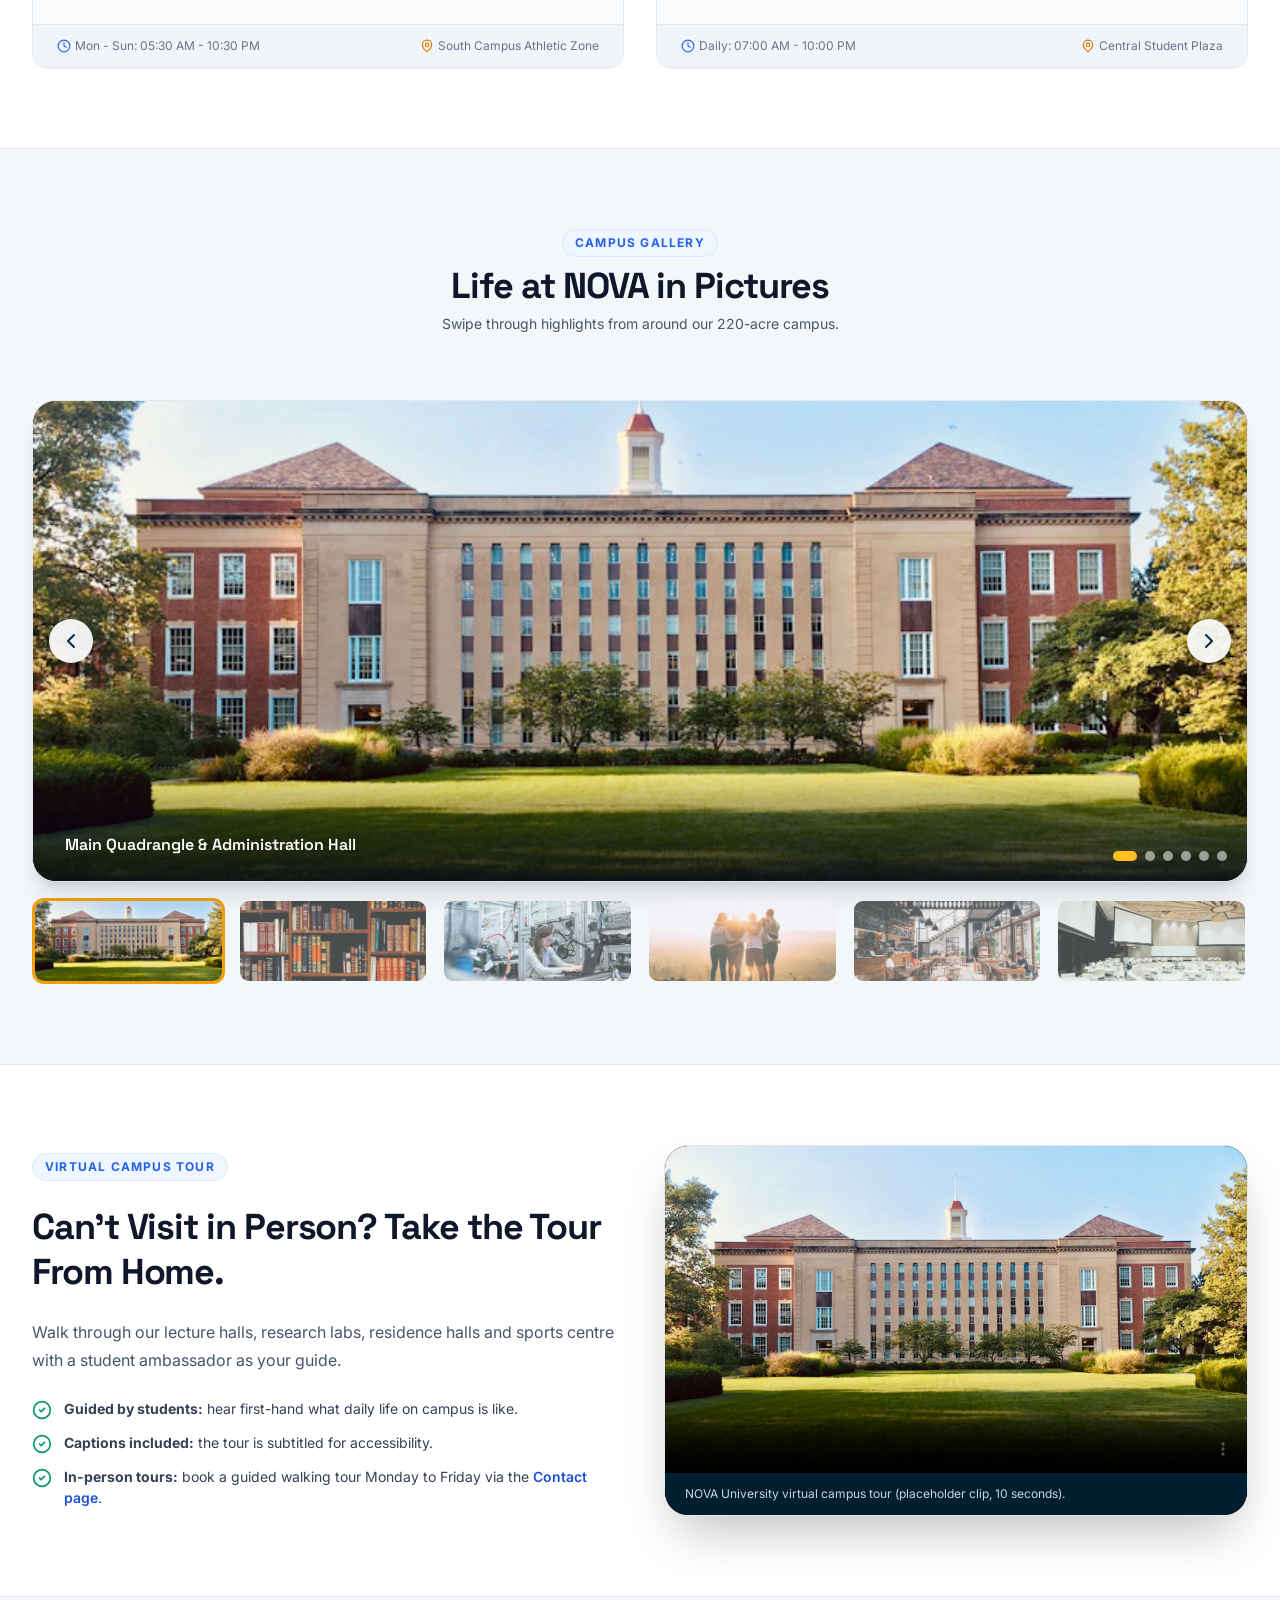
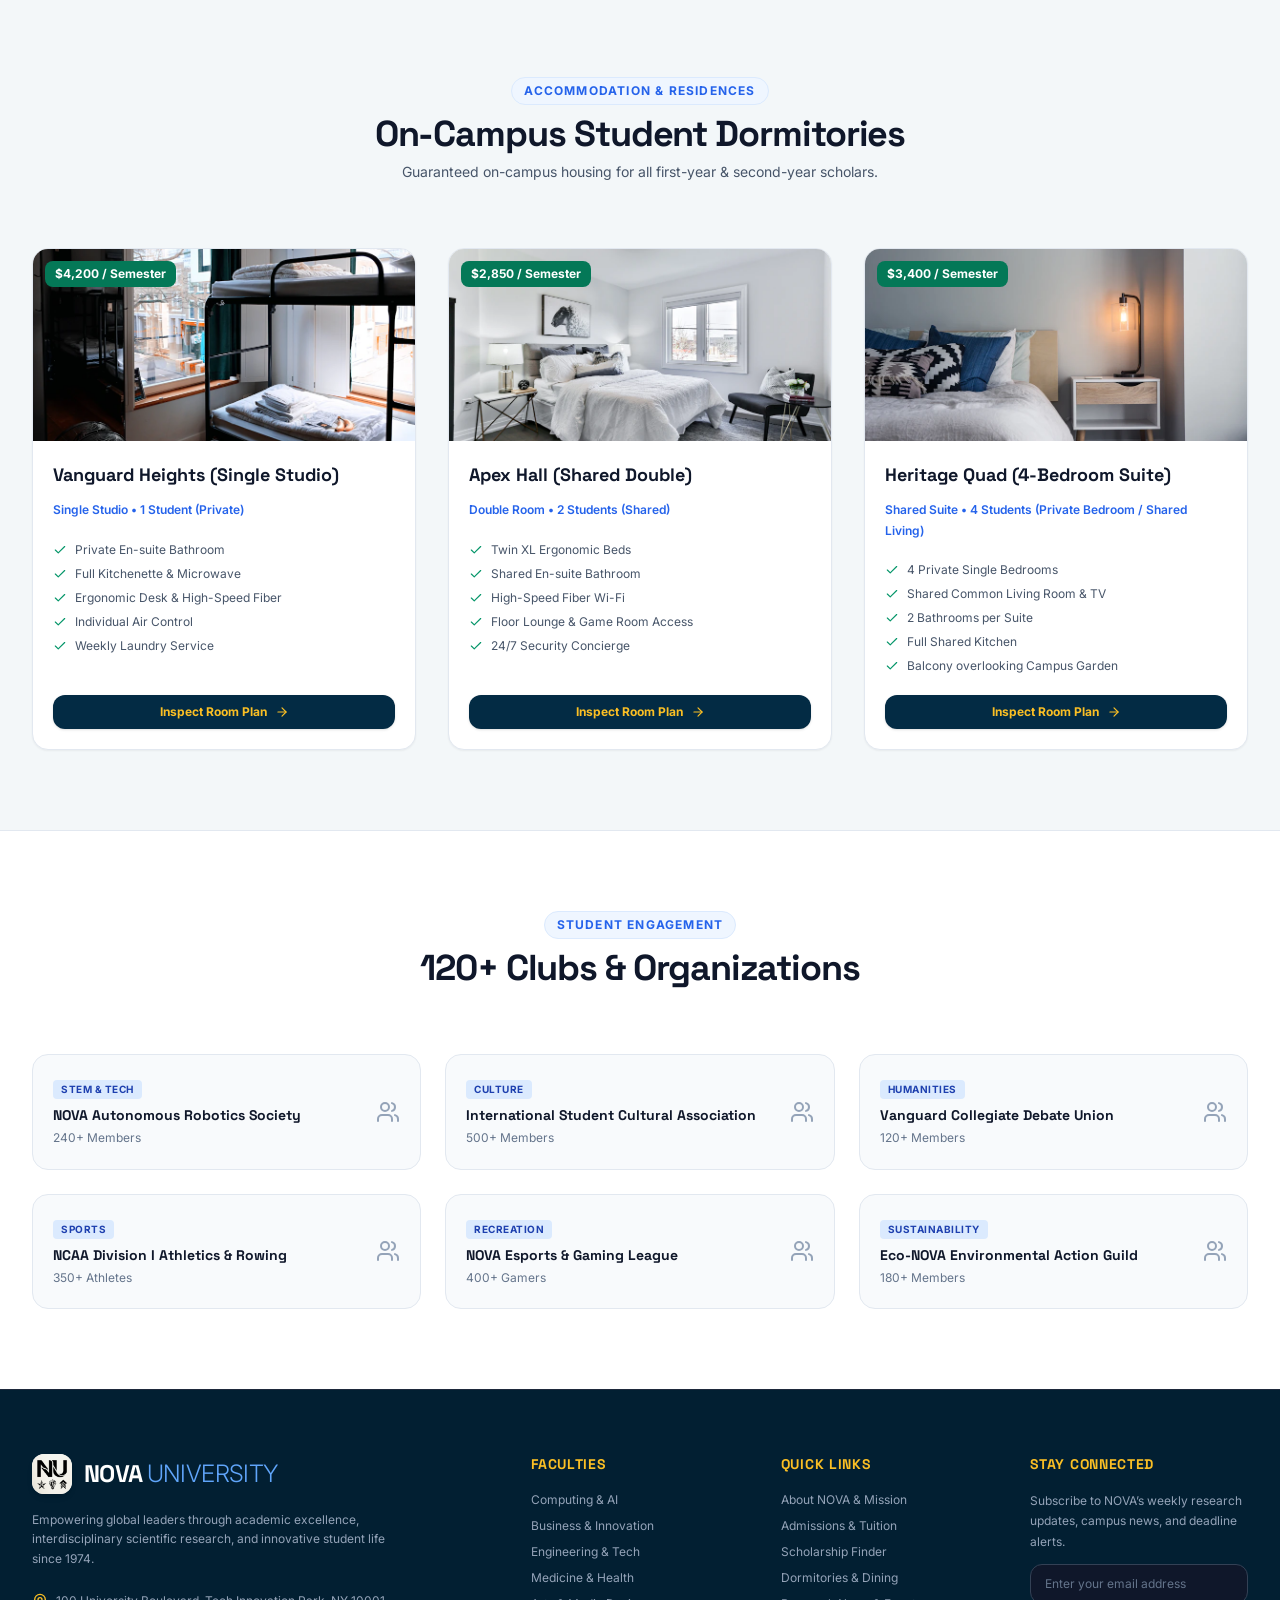
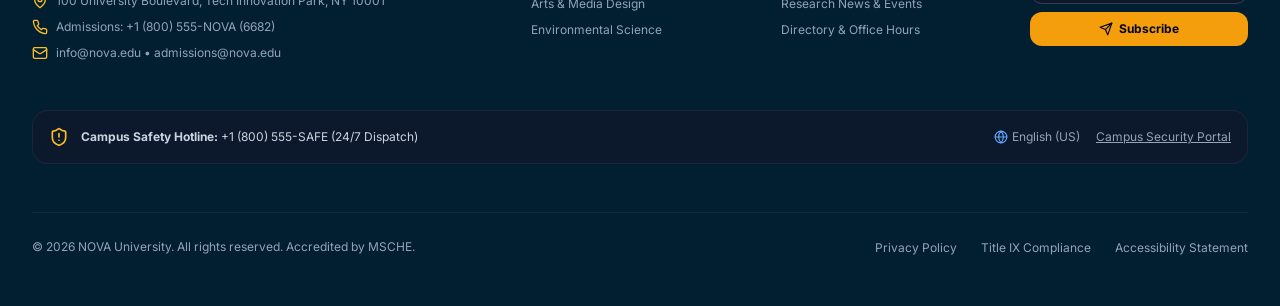
<file: pages/campus.html>
<!DOCTYPE html>
<html lang="en">
<head>
  <meta charset="UTF-8">
  <meta name="viewport" content="width=device-width, initial-scale=1.0">
  <meta name="description" content="Explore NOVA University campus life: facilities, the campus photo gallery and virtual tour video, on-campus housing options, and 120+ student clubs.">
  <title>Campus Life &amp; Housing | NOVA University</title>
  <link rel="icon" type="image/png" href="../logo.png">
  <link rel="preconnect" href="https://fonts.googleapis.com">
  <link rel="preconnect" href="https://fonts.gstatic.com" crossorigin>
  <link href="https://fonts.googleapis.com/css2?family=Inter:wght@300;400;500;600;700;800&family=Space+Grotesk:wght@400;500;600;700&display=swap" rel="stylesheet">
  <link rel="stylesheet" href="../css/style.css">
</head>
<body data-page="campus" data-root="../">

  <a class="skip-link" href="#main-content">Skip to main content</a>
  <div id="site-header"></div>

  <main id="main-content">
    <!-- Page header -->
    <section class="page-header">
      <div class="container">
        <span class="eyebrow eyebrow-dark">Campus Life &amp; Housing</span>
        <h1>A Vibrant Community to Call Home</h1>
        <p>Explore 220 acres of green campus grounds, world-class athletic centers, state-of-the-art housing, and 120+ student clubs.</p>
      </div>
    </section>

    <!-- Facilities -->
    <section class="section section-white">
      <div class="container">
        <div class="section-head">
          <span class="eyebrow">Campus Infrastructure</span>
          <h2>State-of-the-Art Student Facilities</h2>
        </div>
        <div class="grid grid-2" id="facilities-grid"></div>
      </div>
    </section>

    <!-- Photo gallery slider -->
    <section class="section section-gray">
      <div class="container">
        <div class="section-head">
          <span class="eyebrow">Campus Gallery</span>
          <h2>Life at NOVA in Pictures</h2>
          <p>Swipe through highlights from around our 220-acre campus.</p>
        </div>

        <div class="gallery" id="campus-gallery" role="region" aria-roledescription="carousel" aria-label="Campus photo gallery">
          <div class="gallery-viewport">
            <div class="gallery-track" id="gallery-track"></div>
          </div>
          <button type="button" class="gallery-btn gallery-prev" id="gallery-prev" aria-label="Previous photo"><i data-icon="chevron-right" class="ic ic-6"></i></button>
          <button type="button" class="gallery-btn gallery-next" id="gallery-next" aria-label="Next photo"><i data-icon="chevron-right" class="ic ic-6"></i></button>
          <div class="gallery-dots" id="gallery-dots" role="tablist" aria-label="Choose photo"></div>
        </div>

        <div class="gallery-thumbs" id="gallery-thumbs"></div>
      </div>
    </section>

    <!-- Virtual tour video -->
    <section class="section section-white">
      <div class="container">
        <div class="about-grid">
          <div class="about-copy">
            <span class="eyebrow">Virtual Campus Tour</span>
            <h2>Can’t Visit in Person? Take the Tour From Home.</h2>
            <p>Walk through our lecture halls, research labs, residence halls and sports centre with a student ambassador as your guide.</p>
            <ul class="check-list">
              <li><i data-icon="check-circle" class="ic ic-5"></i><span><strong>Guided by students:</strong> hear first-hand what daily life on campus is like.</span></li>
              <li><i data-icon="check-circle" class="ic ic-5"></i><span><strong>Captions included:</strong> the tour is subtitled for accessibility.</span></li>
              <li><i data-icon="check-circle" class="ic ic-5"></i><span><strong>In-person tours:</strong> book a guided walking tour Monday to Friday via the <a href="contact.html" class="text-blue-700 font-semibold">Contact page</a>.</span></li>
            </ul>
          </div>
          <div class="video-card">
            <video controls preload="metadata" poster="../images/event-open-day.webp" width="800" height="450">
              <source src="../media/campus-tour.mp4" type="video/mp4">
              Your browser does not support the video element. <a href="../media/campus-tour.mp4">Download the campus tour video</a> instead.
            </video>
            <p class="video-caption">NOVA University virtual campus tour (placeholder clip, 10 seconds).</p>
          </div>
        </div>
      </div>
    </section>

    <!-- Housing -->
    <section class="section section-gray">
      <div class="container">
        <div class="section-head">
          <span class="eyebrow">Accommodation &amp; Residences</span>
          <h2>On-Campus Student Dormitories</h2>
          <p>Guaranteed on-campus housing for all first-year &amp; second-year scholars.</p>
        </div>
        <div class="grid grid-3" id="housing-grid"></div>
      </div>
    </section>

    <!-- Clubs -->
    <section class="section section-white">
      <div class="container">
        <div class="section-head">
          <span class="eyebrow">Student Engagement</span>
          <h2>120+ Clubs &amp; Organizations</h2>
        </div>
        <div class="grid grid-3 grid-gap-6" id="clubs-grid"></div>
      </div>
    </section>
  </main>

  <div id="site-footer"></div>

  <script src="../js/data.js"></script>
  <script src="../js/icons.js"></script>
  <script src="../js/main.js"></script>
  <script src="../js/campus.js"></script>
</body>
</html>
</file>
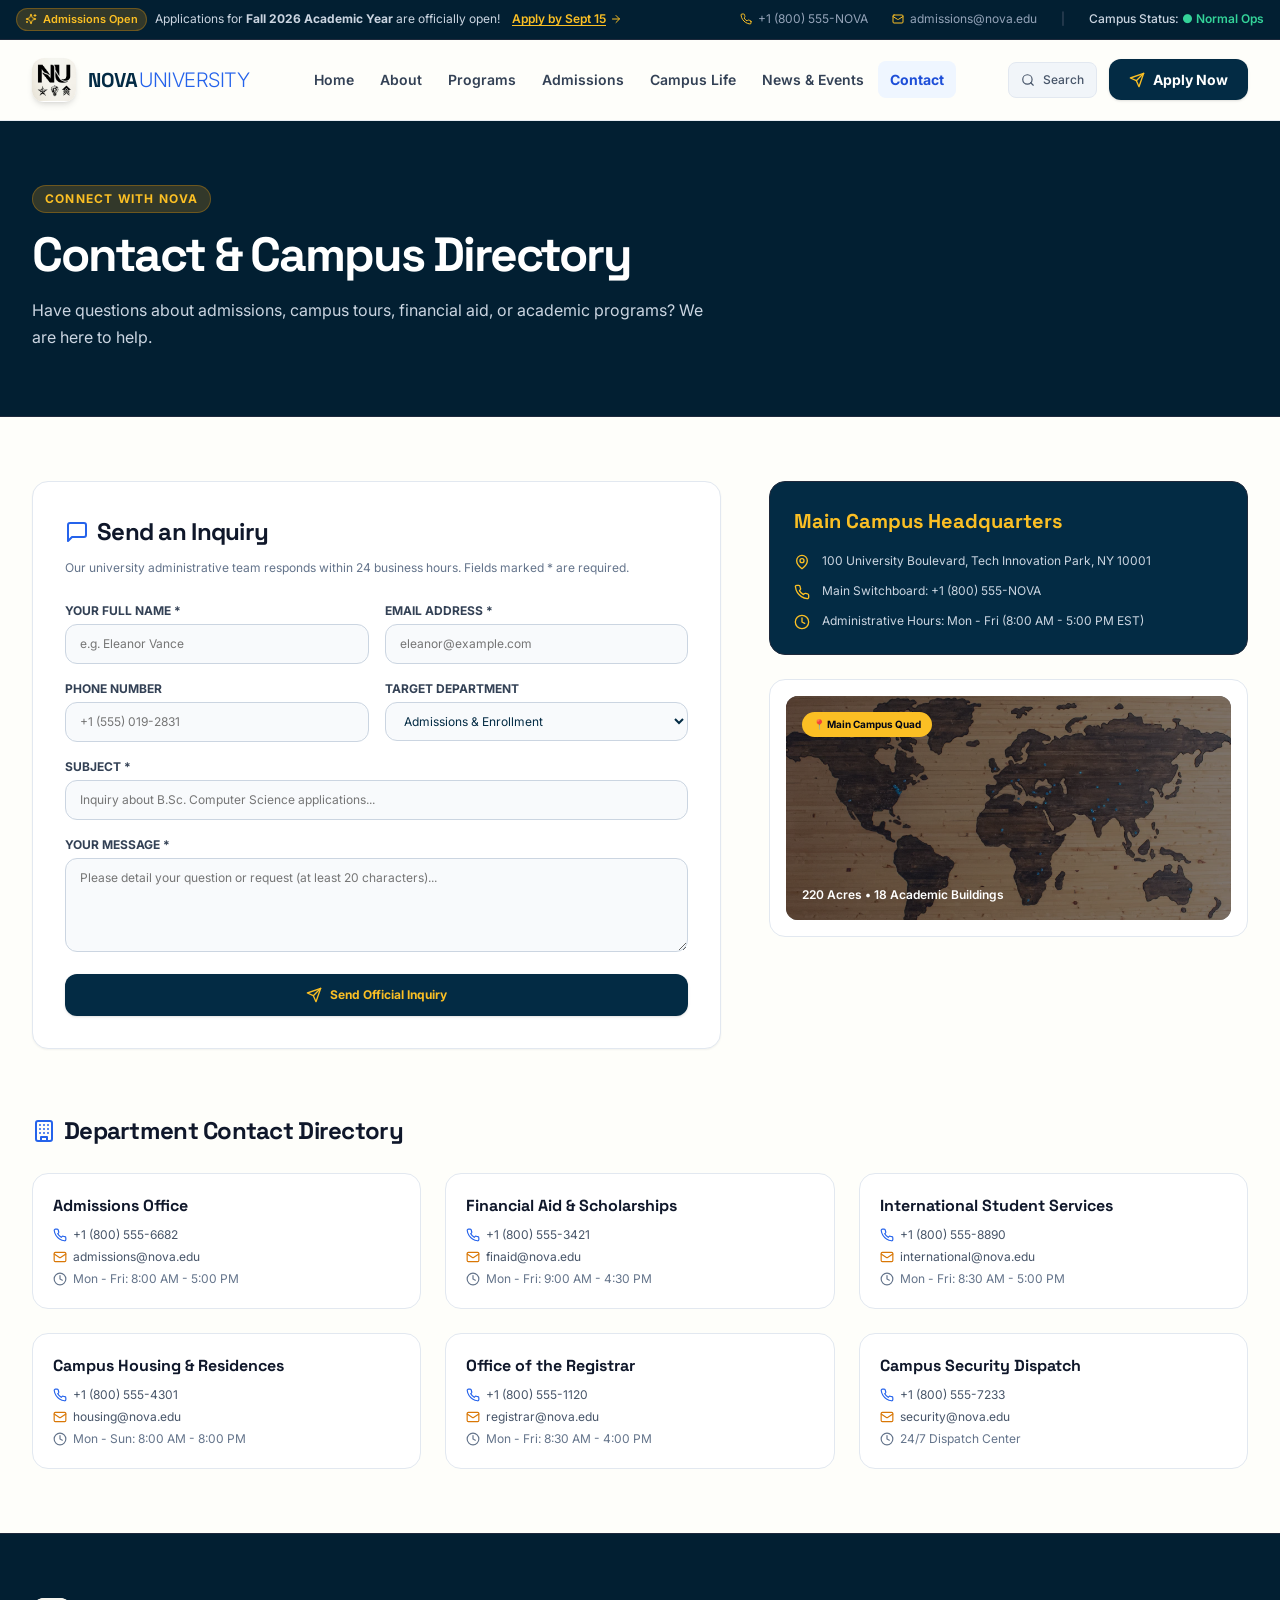
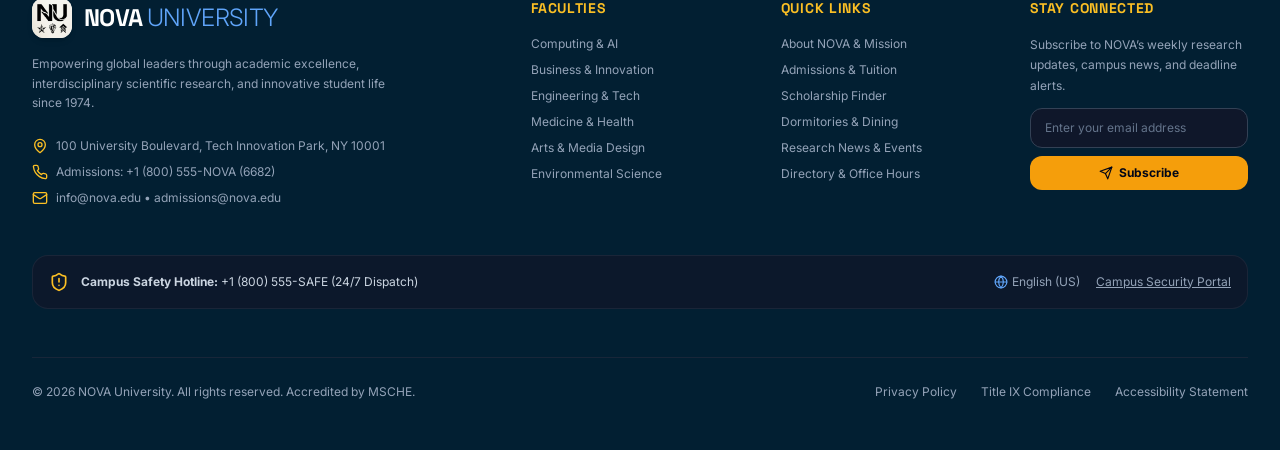
<file: pages/contact.html>
<!DOCTYPE html>
<html lang="en">
<head>
  <meta charset="UTF-8">
  <meta name="viewport" content="width=device-width, initial-scale=1.0">
  <meta name="description" content="Contact NOVA University: send an inquiry, find campus address and opening hours, and browse the department contact directory.">
  <title>Contact | NOVA University</title>
  <link rel="icon" type="image/png" href="../logo.png">
  <link rel="preconnect" href="https://fonts.googleapis.com">
  <link rel="preconnect" href="https://fonts.gstatic.com" crossorigin>
  <link href="https://fonts.googleapis.com/css2?family=Inter:wght@300;400;500;600;700;800&family=Space+Grotesk:wght@400;500;600;700&display=swap" rel="stylesheet">
  <link rel="stylesheet" href="../css/style.css">
</head>
<body data-page="contact" data-root="../">

  <a class="skip-link" href="#main-content">Skip to main content</a>
  <div id="site-header"></div>

  <main id="main-content">
    <!-- Page header -->
    <section class="page-header">
      <div class="container">
        <span class="eyebrow eyebrow-dark">Connect With NOVA</span>
        <h1>Contact &amp; Campus Directory</h1>
        <p>Have questions about admissions, campus tours, financial aid, or academic programs? We are here to help.</p>
      </div>
    </section>

    <section class="section-sm">
      <div class="container">
        <div class="contact-grid">
          <!-- Inquiry form -->
          <div class="contact-form-card">
            <h2><i data-icon="message-square" class="ic ic-6 text-blue"></i> Send an Inquiry</h2>
            <p class="sub">Our university administrative team responds within 24 business hours. Fields marked * are required.</p>

            <form id="contact-form" novalidate>
              <div class="form-grid">
                <div>
                  <label class="form-label" for="c-name">Your Full Name *</label>
                  <input class="input input-xs" id="c-name" name="name" type="text" required minlength="2" maxlength="80" autocomplete="name" placeholder="e.g. Eleanor Vance">
                  <p class="field-error" id="c-name-error" aria-live="polite"></p>
                </div>
                <div>
                  <label class="form-label" for="c-email">Email Address *</label>
                  <input class="input input-xs" id="c-email" name="email" type="email" required autocomplete="email" placeholder="eleanor@example.com">
                  <p class="field-error" id="c-email-error" aria-live="polite"></p>
                </div>
              </div>
              <div class="form-grid">
                <div>
                  <label class="form-label" for="c-phone">Phone Number</label>
                  <input class="input input-xs" id="c-phone" name="phone" type="tel" autocomplete="tel" pattern="[+0-9() -]{7,20}" title="Digits, spaces, brackets and + only" placeholder="+1 (555) 019-2831">
                  <p class="field-error" id="c-phone-error" aria-live="polite"></p>
                </div>
                <div>
                  <label class="form-label" for="c-dept">Target Department</label>
                  <select class="select input-xs" id="c-dept" name="department">
                    <option>Admissions &amp; Enrollment</option>
                    <option>Financial Aid &amp; Scholarships</option>
                    <option>International Student Services</option>
                    <option>Campus Housing &amp; Dining</option>
                    <option>Academic Registrar</option>
                  </select>
                </div>
              </div>
              <div>
                <label class="form-label" for="c-subject">Subject *</label>
                <input class="input input-xs" id="c-subject" name="subject" type="text" required minlength="4" maxlength="120" placeholder="Inquiry about B.Sc. Computer Science applications...">
                <p class="field-error" id="c-subject-error" aria-live="polite"></p>
              </div>
              <div>
                <label class="form-label" for="c-message">Your Message *</label>
                <textarea class="textarea input-xs" id="c-message" name="message" rows="4" required minlength="20" maxlength="1000" placeholder="Please detail your question or request (at least 20 characters)..."></textarea>
                <p class="field-error" id="c-message-error" aria-live="polite"></p>
              </div>
              <button type="submit" class="btn btn-navy-gold btn-xs btn-block" style="padding:0.75rem"><i data-icon="send" class="ic ic-4"></i> Send Official Inquiry</button>
            </form>

            <div class="contact-success hidden" id="contact-success">
              <i data-icon="check-circle" class="ic ic-12"></i>
              <h3>Inquiry Received!</h3>
              <p id="contact-success-text"></p>
              <button type="button" class="btn btn-navy-gold btn-xs" id="contact-again">Send Another Inquiry</button>
            </div>
          </div>

          <!-- Address + map -->
          <div class="contact-side">
            <div class="hq-card">
              <h3>Main Campus Headquarters</h3>
              <ul>
                <li><i data-icon="map-pin" class="ic ic-4"></i><span>100 University Boulevard, Tech Innovation Park, NY 10001</span></li>
                <li><i data-icon="phone" class="ic ic-4"></i><span>Main Switchboard: +1 (800) 555-NOVA</span></li>
                <li><i data-icon="clock" class="ic ic-4"></i><span>Administrative Hours: Mon - Fri (8:00 AM - 5:00 PM EST)</span></li>
              </ul>
            </div>
            <div class="map-card">
              <div class="map-preview">
                <img src="../images/contact-map.webp" alt="Aerial view of the NOVA University campus grounds" width="800" height="600" loading="lazy">
                <div class="map-overlay">
                  <span class="pill pill-amber-solid">📍 Main Campus Quad</span>
                  <span class="caption">220 Acres • 18 Academic Buildings</span>
                </div>
              </div>
            </div>
          </div>
        </div>

        <!-- Directory -->
        <div class="directory">
          <h2 class="subsection-title" style="margin-bottom:0"><i data-icon="building" class="ic ic-6 text-blue"></i> Department Contact Directory</h2>
          <div class="grid grid-3 grid-gap-6" id="directory-grid"></div>
        </div>
      </div>
    </section>
  </main>

  <div id="site-footer"></div>

  <script src="../js/data.js"></script>
  <script src="../js/icons.js"></script>
  <script src="../js/main.js"></script>
  <script src="../js/contact.js"></script>
</body>
</html>
</file>
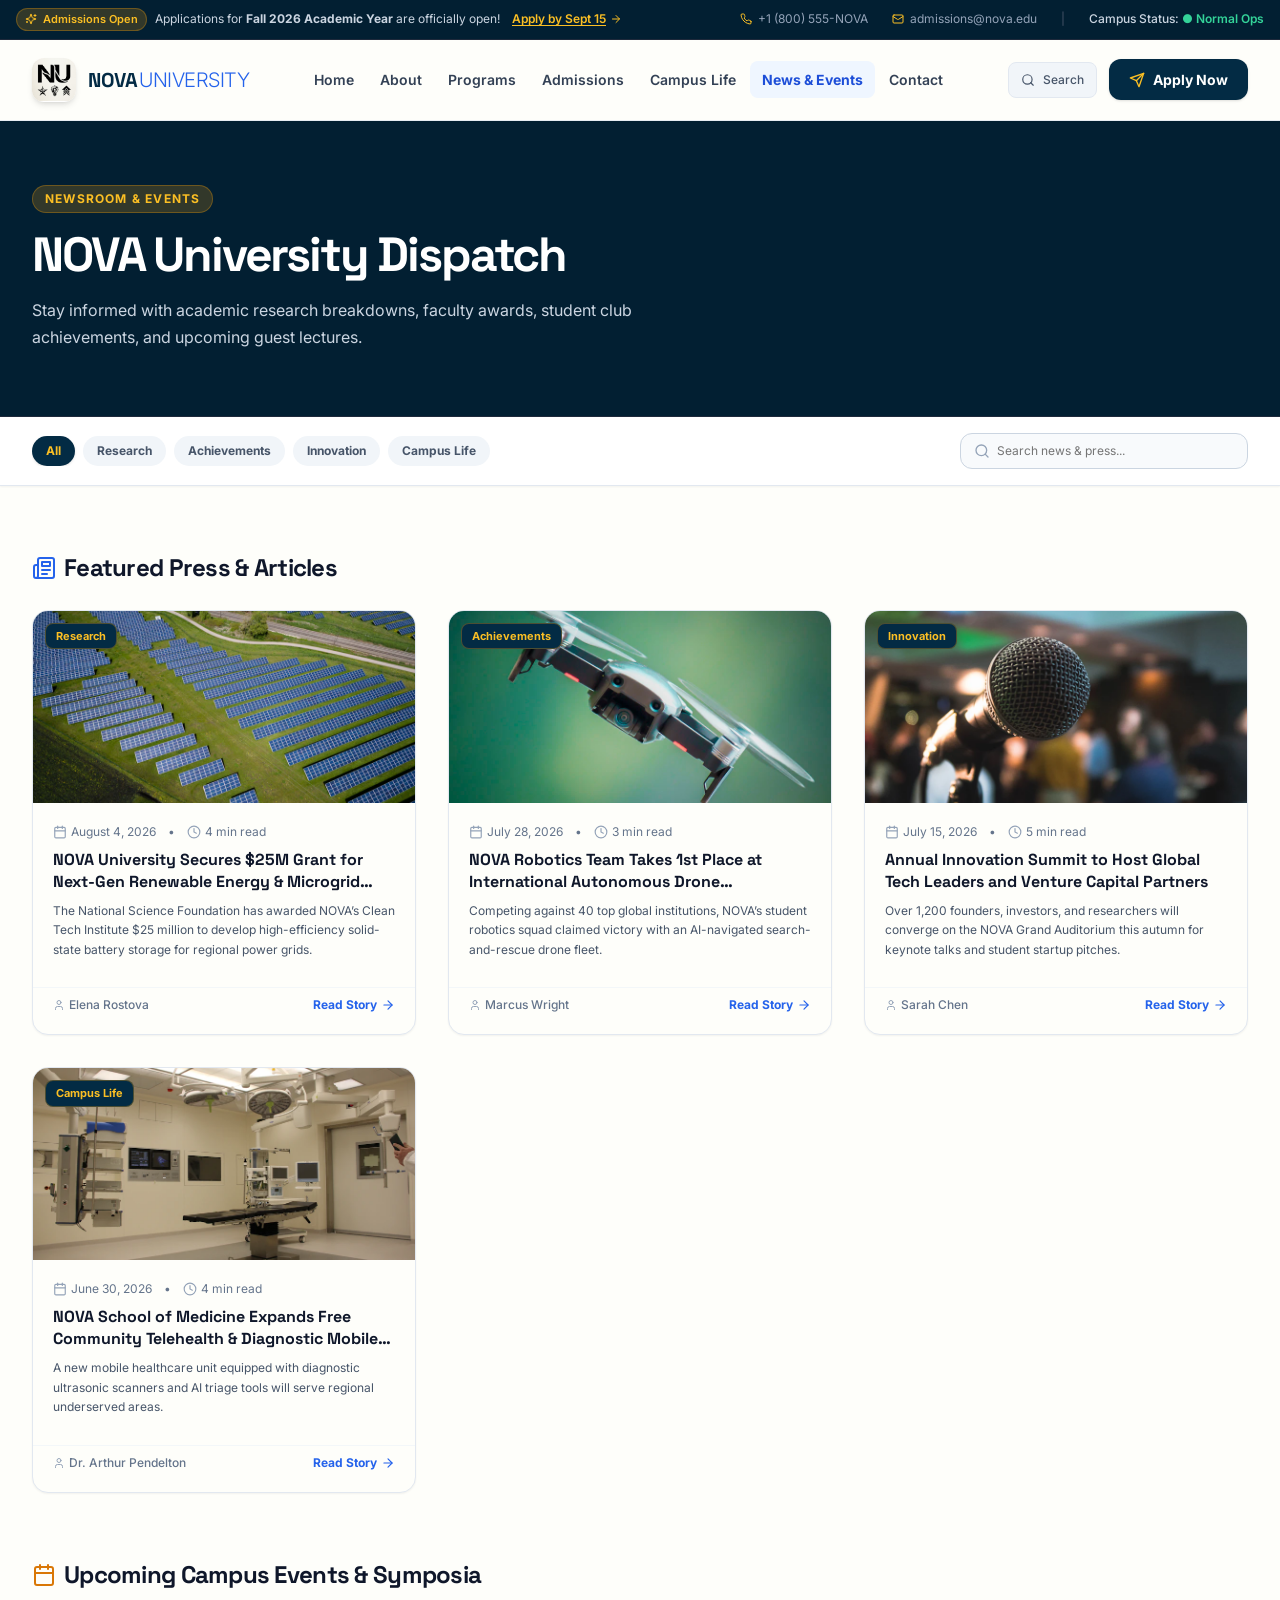
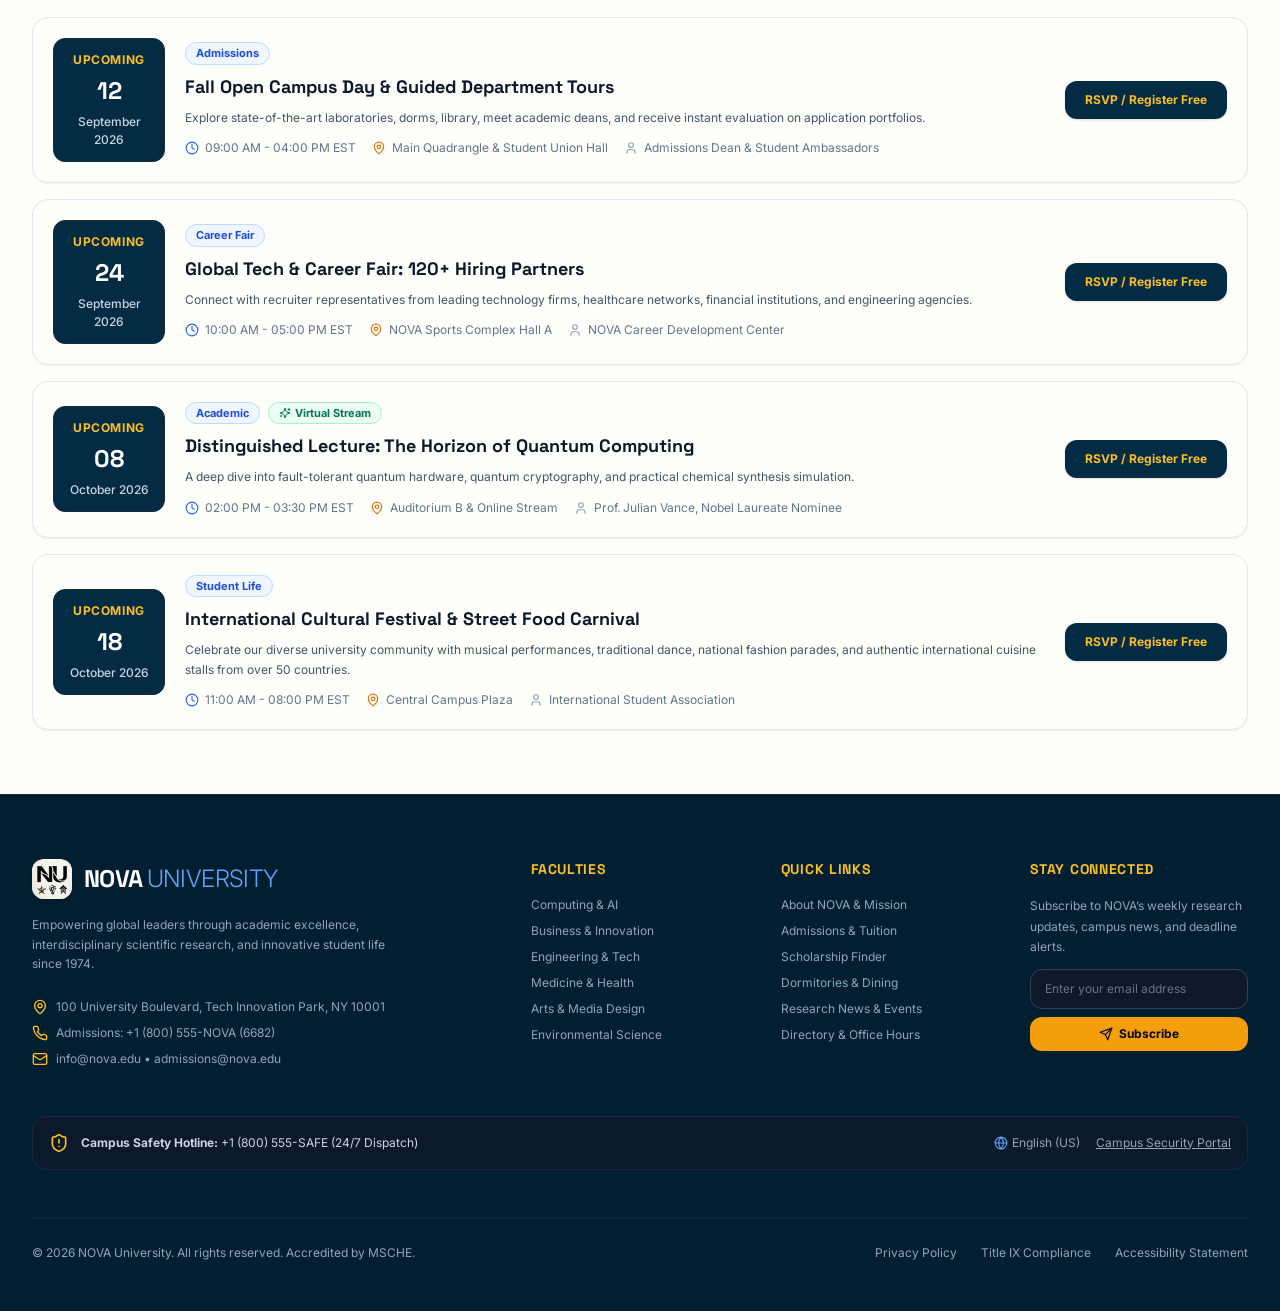
<file: pages/news.html>
<!DOCTYPE html>
<html lang="en">
<head>
  <meta charset="UTF-8">
  <meta name="viewport" content="width=device-width, initial-scale=1.0">
  <meta name="description" content="Latest research news, achievements and press releases from NOVA University, plus upcoming campus events and lectures you can register for.">
  <title>News &amp; Events | NOVA University</title>
  <link rel="icon" type="image/png" href="../logo.png">
  <link rel="preconnect" href="https://fonts.googleapis.com">
  <link rel="preconnect" href="https://fonts.gstatic.com" crossorigin>
  <link href="https://fonts.googleapis.com/css2?family=Inter:wght@300;400;500;600;700;800&family=Space+Grotesk:wght@400;500;600;700&display=swap" rel="stylesheet">
  <link rel="stylesheet" href="../css/style.css">
</head>
<body data-page="news" data-root="../">

  <a class="skip-link" href="#main-content">Skip to main content</a>
  <div id="site-header"></div>

  <main id="main-content">
    <!-- Page header -->
    <section class="page-header">
      <div class="container">
        <span class="eyebrow eyebrow-dark">Newsroom &amp; Events</span>
        <h1>NOVA University Dispatch</h1>
        <p>Stay informed with academic research breakdowns, faculty awards, student club achievements, and upcoming guest lectures.</p>
      </div>
    </section>

    <!-- Filter bar -->
    <section class="filter-bar news-filter-bar">
      <div class="container">
        <div class="scroll-x" id="news-categories">
          <button type="button" class="filter-tab active" data-category="All">All</button>
          <button type="button" class="filter-tab" data-category="Research">Research</button>
          <button type="button" class="filter-tab" data-category="Achievements">Achievements</button>
          <button type="button" class="filter-tab" data-category="Innovation">Innovation</button>
          <button type="button" class="filter-tab" data-category="Campus Life">Campus Life</button>
        </div>
        <div class="input-wrap">
          <i data-icon="search" class="ic ic-4 ic-lead"></i>
          <input type="text" id="news-search" class="input input-xs" placeholder="Search news & press...">
        </div>
      </div>
    </section>

    <!-- Articles + events -->
    <section class="section-sm">
      <div class="container space-y-16">
        <div>
          <h2 class="subsection-title"><i data-icon="newspaper" class="ic ic-6 text-blue"></i> Featured Press &amp; Articles</h2>
          <div class="grid grid-3" id="news-grid"></div>
          <p class="text-sm text-slate-500 hidden" id="news-empty">No articles match your search.</p>
        </div>

        <div>
          <h2 class="subsection-title"><i data-icon="calendar" class="ic ic-6 text-amber-600"></i> Upcoming Campus Events &amp; Symposia</h2>
          <div class="event-list" id="events-list"></div>
        </div>
      </div>
    </section>
  </main>

  <div id="site-footer"></div>

  <script src="../js/data.js"></script>
  <script src="../js/icons.js"></script>
  <script src="../js/main.js"></script>
  <script src="../js/news.js"></script>
</body>
</html>
</file>
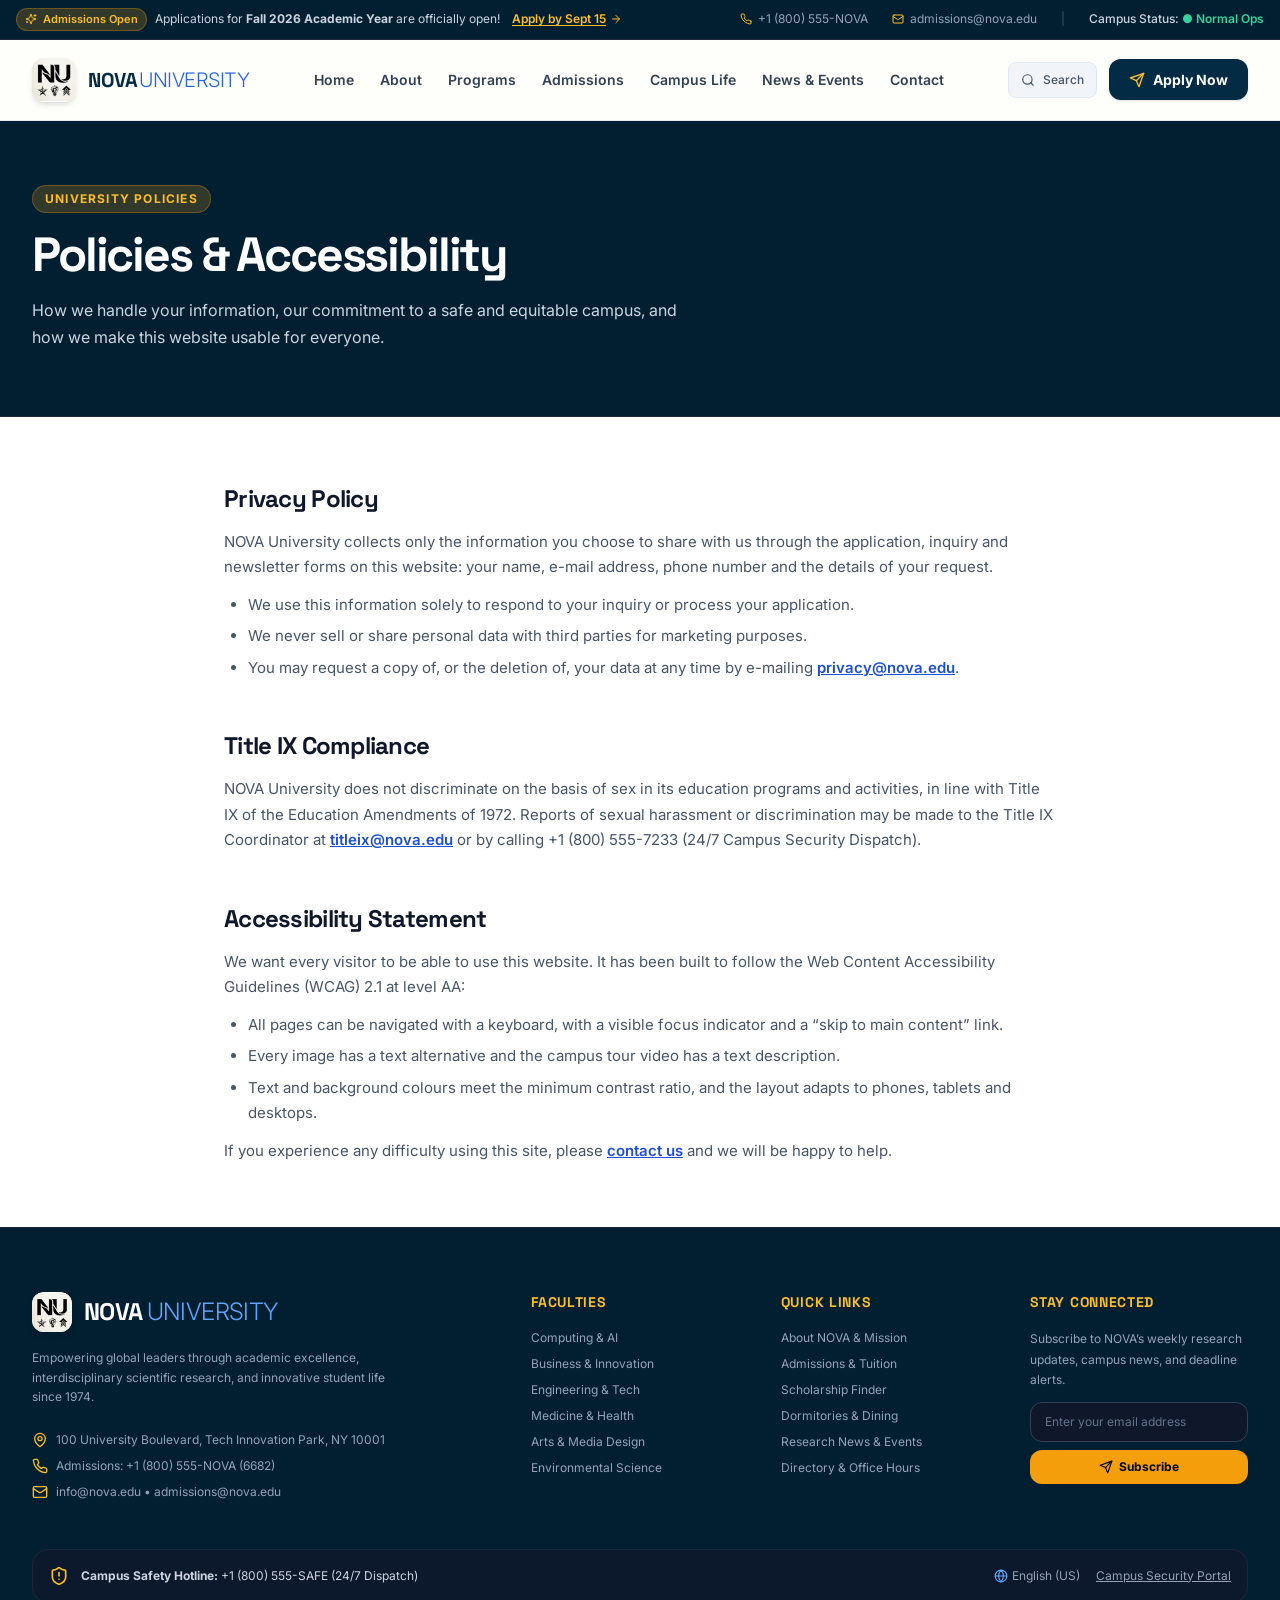
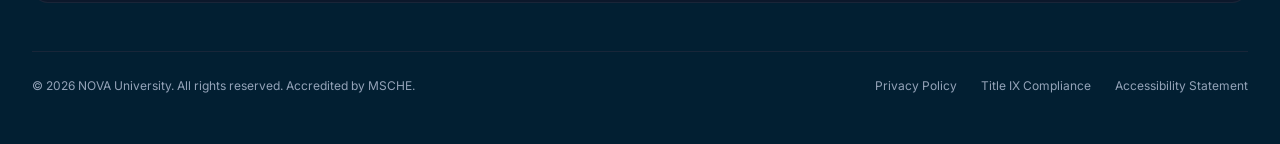
<file: pages/policies.html>
<!DOCTYPE html>
<html lang="en">
<head>
  <meta charset="UTF-8">
  <meta name="viewport" content="width=device-width, initial-scale=1.0">
  <meta name="description" content="NOVA University privacy policy, Title IX compliance statement and website accessibility statement.">
  <title>Policies &amp; Accessibility | NOVA University</title>
  <link rel="icon" type="image/png" href="../logo.png">
  <link rel="preconnect" href="https://fonts.googleapis.com">
  <link rel="preconnect" href="https://fonts.gstatic.com" crossorigin>
  <link href="https://fonts.googleapis.com/css2?family=Inter:wght@300;400;500;600;700;800&family=Space+Grotesk:wght@400;500;600;700&display=swap" rel="stylesheet">
  <link rel="stylesheet" href="../css/style.css">
</head>
<body data-page="policies" data-root="../">

  <a class="skip-link" href="#main-content">Skip to main content</a>
  <div id="site-header"></div>

  <main id="main-content">
    <section class="page-header">
      <div class="container">
        <span class="eyebrow eyebrow-dark">University Policies</span>
        <h1>Policies &amp; Accessibility</h1>
        <p>How we handle your information, our commitment to a safe and equitable campus, and how we make this website usable for everyone.</p>
      </div>
    </section>

    <section class="section-sm section-white">
      <div class="container container-md policy space-y-12">
        <article id="privacy">
          <h2>Privacy Policy</h2>
          <p>NOVA University collects only the information you choose to share with us through the application, inquiry and newsletter forms on this website: your name, e-mail address, phone number and the details of your request.</p>
          <ul>
            <li>We use this information solely to respond to your inquiry or process your application.</li>
            <li>We never sell or share personal data with third parties for marketing purposes.</li>
            <li>You may request a copy of, or the deletion of, your data at any time by e-mailing <a href="mailto:privacy@nova.edu">privacy@nova.edu</a>.</li>
          </ul>
        </article>

        <article id="title-ix">
          <h2>Title IX Compliance</h2>
          <p>NOVA University does not discriminate on the basis of sex in its education programs and activities, in line with Title IX of the Education Amendments of 1972. Reports of sexual harassment or discrimination may be made to the Title IX Coordinator at <a href="mailto:titleix@nova.edu">titleix@nova.edu</a> or by calling +1 (800) 555-7233 (24/7 Campus Security Dispatch).</p>
        </article>

        <article id="accessibility">
          <h2>Accessibility Statement</h2>
          <p>We want every visitor to be able to use this website. It has been built to follow the Web Content Accessibility Guidelines (WCAG) 2.1 at level AA:</p>
          <ul>
            <li>All pages can be navigated with a keyboard, with a visible focus indicator and a “skip to main content” link.</li>
            <li>Every image has a text alternative and the campus tour video has a text description.</li>
            <li>Text and background colours meet the minimum contrast ratio, and the layout adapts to phones, tablets and desktops.</li>
          </ul>
          <p>If you experience any difficulty using this site, please <a href="contact.html">contact us</a> and we will be happy to help.</p>
        </article>
      </div>
    </section>
  </main>

  <div id="site-footer"></div>

  <script src="../js/data.js"></script>
  <script src="../js/icons.js"></script>
  <script src="../js/main.js"></script>
</body>
</html>
</file>
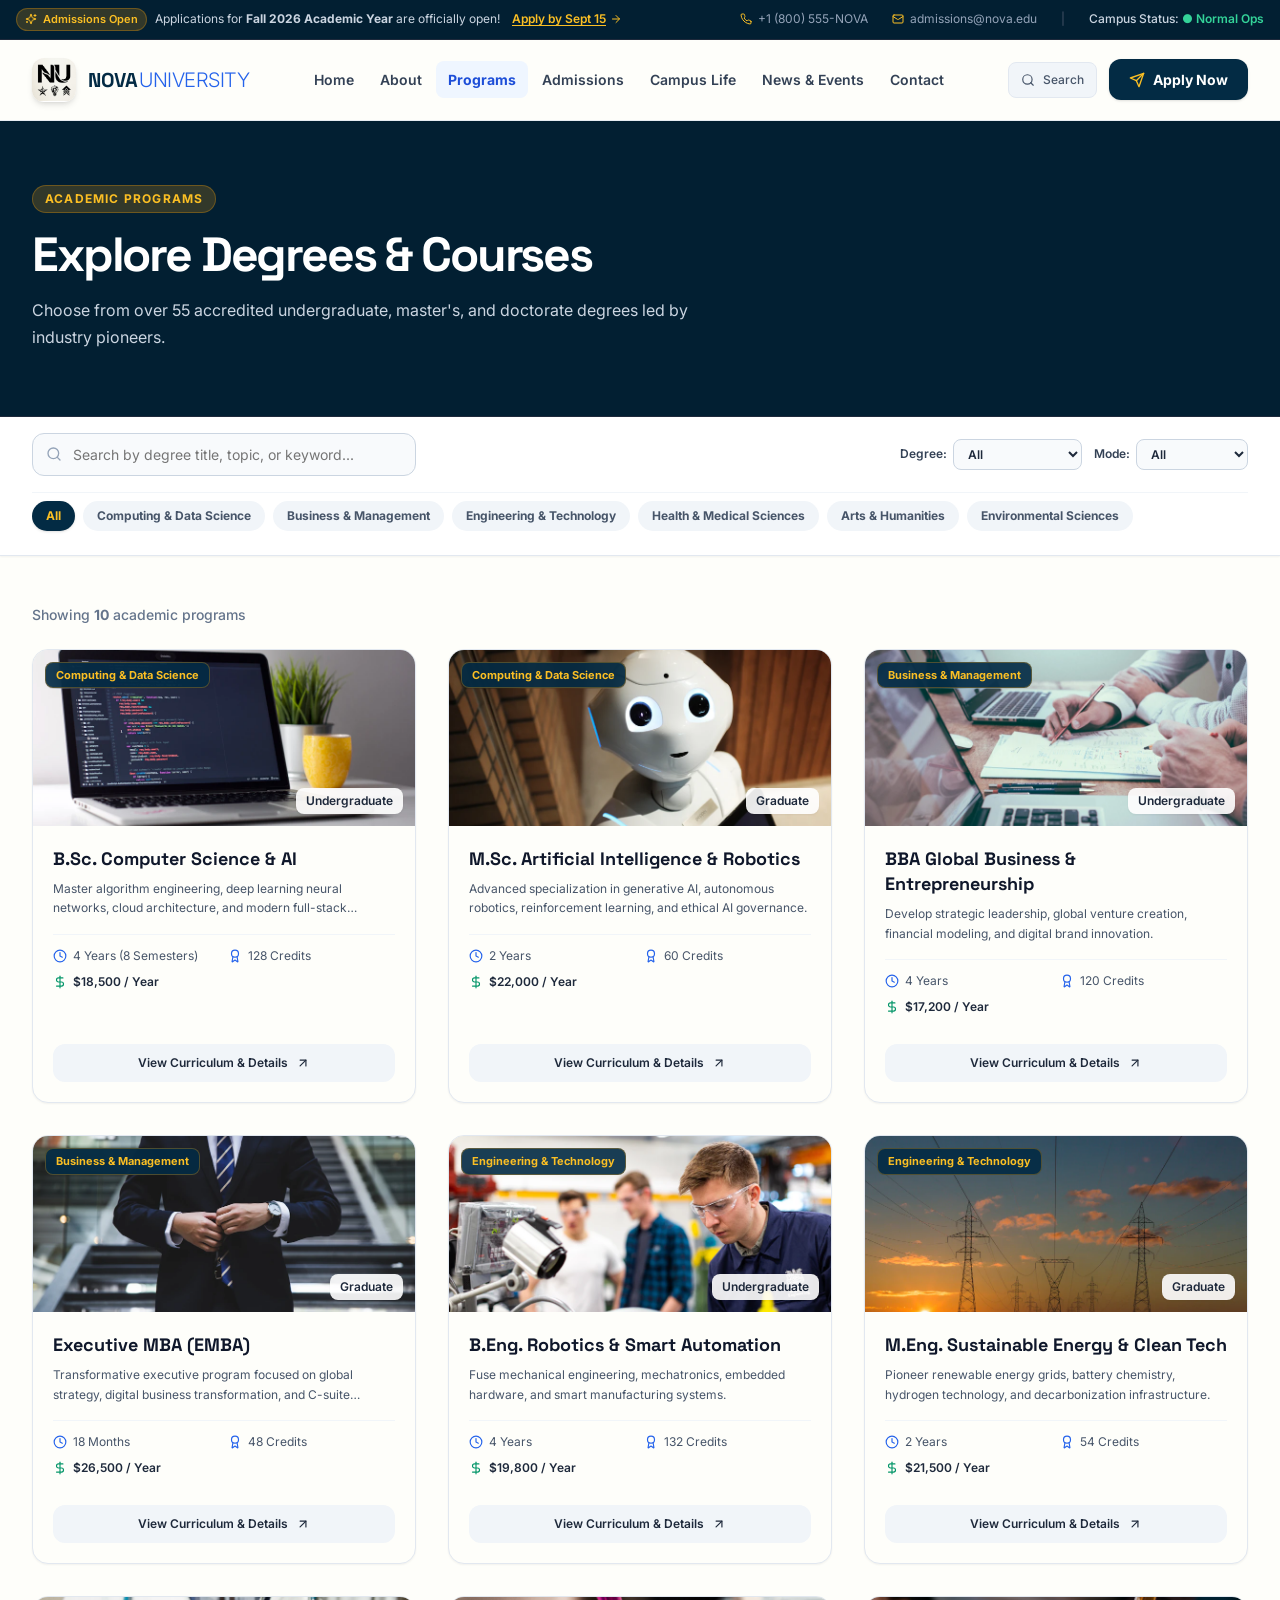
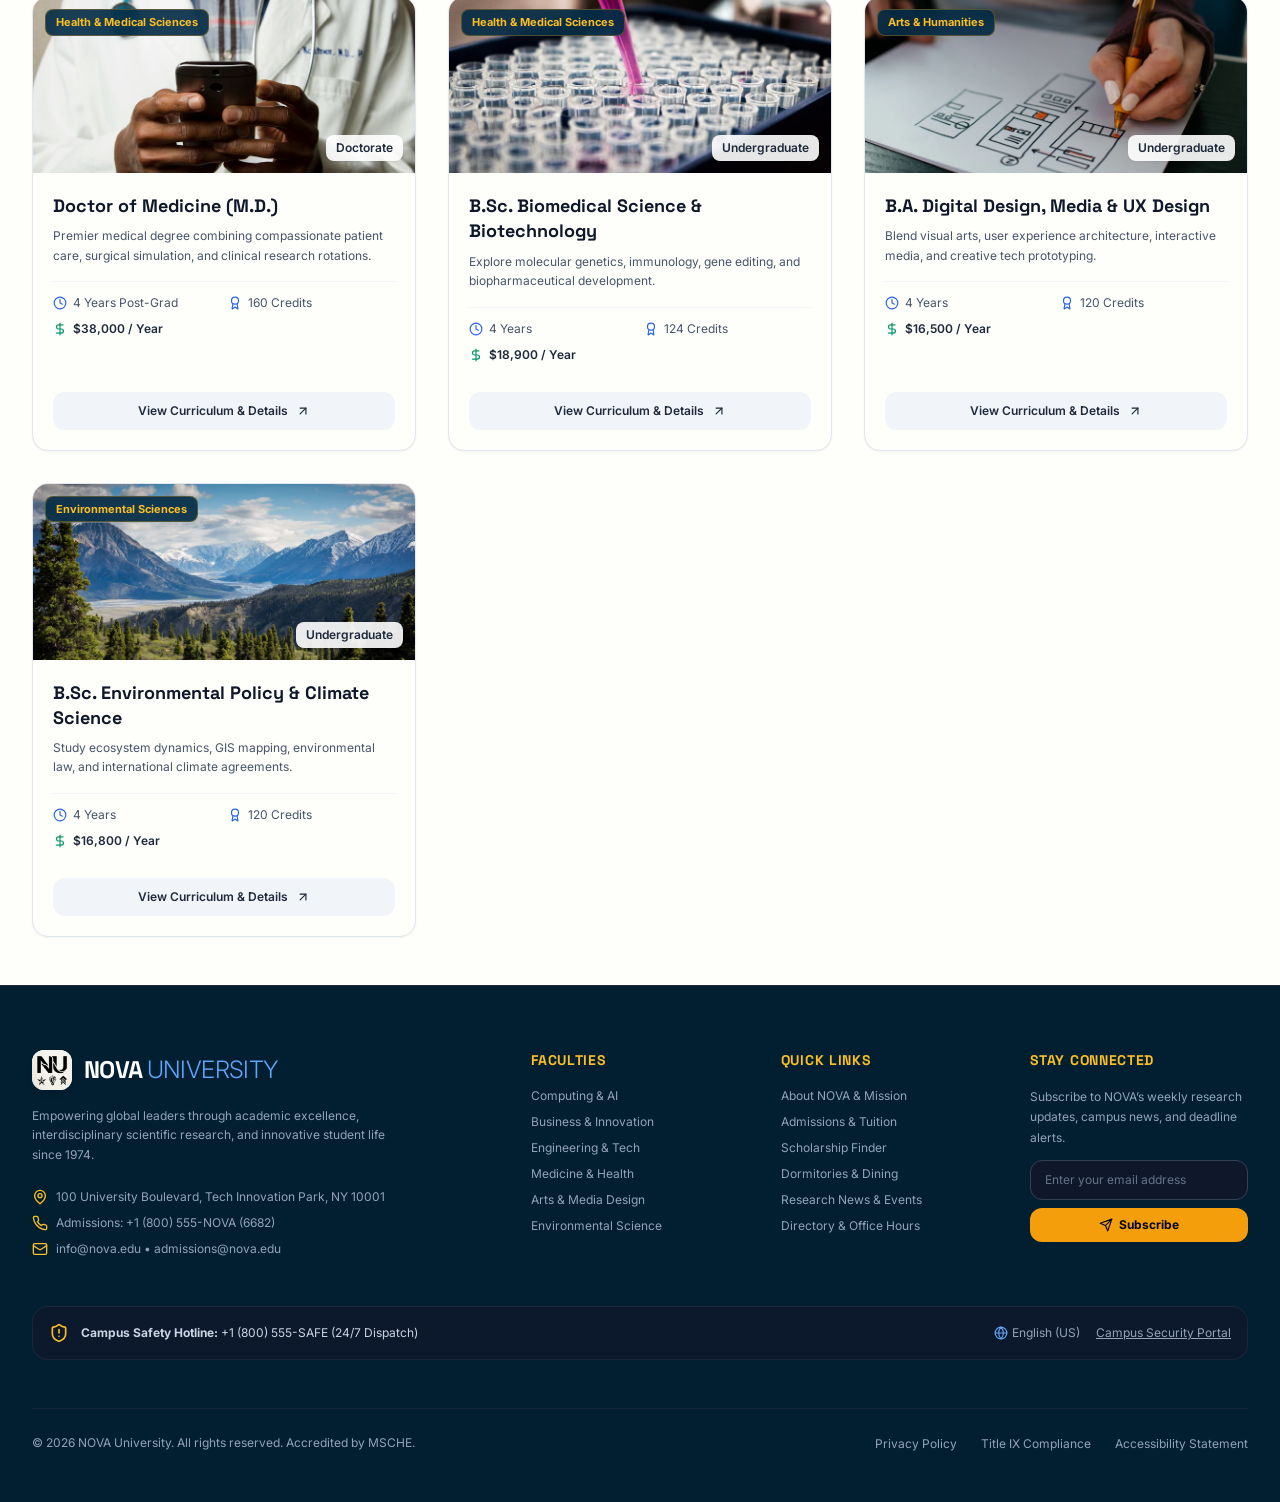
<file: pages/programs.html>
<!DOCTYPE html>
<html lang="en">
<head>
  <meta charset="UTF-8">
  <meta name="viewport" content="width=device-width, initial-scale=1.0">
  <meta name="description" content="Browse NOVA University’s accredited undergraduate, graduate and doctorate programs across six faculties. Filter by faculty, degree level and delivery mode.">
  <title>Academic Programs | NOVA University</title>
  <link rel="icon" type="image/png" href="../logo.png">
  <link rel="preconnect" href="https://fonts.googleapis.com">
  <link rel="preconnect" href="https://fonts.gstatic.com" crossorigin>
  <link href="https://fonts.googleapis.com/css2?family=Inter:wght@300;400;500;600;700;800&family=Space+Grotesk:wght@400;500;600;700&display=swap" rel="stylesheet">
  <link rel="stylesheet" href="../css/style.css">
</head>
<body data-page="programs" data-root="../">

  <a class="skip-link" href="#main-content">Skip to main content</a>
  <div id="site-header"></div>

  <main id="main-content">
    <!-- Page header -->
    <section class="page-header">
      <div class="container">
        <span class="eyebrow eyebrow-dark">Academic Programs</span>
        <h1>Explore Degrees &amp; Courses</h1>
        <p>Choose from over 55 accredited undergraduate, master's, and doctorate degrees led by industry pioneers.</p>
      </div>
    </section>

    <!-- Filter bar -->
    <section class="filter-bar">
      <div class="container">
        <div class="filter-row">
          <div class="input-wrap">
            <i data-icon="search" class="ic ic-4 ic-lead"></i>
            <input type="text" id="program-search" class="input" placeholder="Search by degree title, topic, or keyword...">
            <button type="button" class="btn-clear hidden" id="program-search-clear" aria-label="Clear search"><i data-icon="x" class="ic ic-4"></i></button>
          </div>

          <div class="filter-controls">
            <label class="filter-control">
              <span>Degree:</span>
              <select id="filter-level">
                <option>All</option>
                <option>Undergraduate</option>
                <option>Graduate</option>
                <option>Doctorate</option>
              </select>
            </label>
            <label class="filter-control">
              <span>Mode:</span>
              <select id="filter-mode">
                <option>All</option>
                <option>On-Campus</option>
                <option>Hybrid</option>
                <option>Online</option>
              </select>
            </label>
          </div>
        </div>

        <div class="scroll-x faculty-tabs" id="faculty-tabs"></div>
      </div>
    </section>

    <!-- Results -->
    <section class="section-xs">
      <div class="container">
        <h2 class="sr-only">Program listings</h2>
        <div class="results-bar">
          <span>Showing <strong id="results-count">0</strong> academic programs</span>
          <button type="button" class="btn-link hidden" id="reset-filters">Reset All Filters</button>
        </div>

        <div class="grid grid-3" id="programs-grid"></div>

        <div class="empty-state hidden" id="programs-empty">
          <i data-icon="book-open" class="ic ic-12"></i>
          <h3>No Matching Programs Found</h3>
          <p>Try clearing your search term or adjusting faculty and study level filters.</p>
          <button type="button" class="btn btn-navy-gold btn-xs" id="clear-filters">Clear Filters</button>
        </div>
      </div>
    </section>
  </main>

  <div id="site-footer"></div>

  <script src="../js/data.js"></script>
  <script src="../js/icons.js"></script>
  <script src="../js/main.js"></script>
  <script src="../js/programs.js"></script>
</body>
</html>
</file>
<file: css/style.css>
/* ==========================================================================
   NOVA University – main stylesheet

   Approach
   --------
   * Mobile-first: every rule outside a media query is the phone layout.
     Larger screens are layered on with min-width breakpoints:
        640px  (sm – large phones / small tablets)
        768px  (md – tablets)
        1024px (lg – laptops / desktops)
        1280px (xl – wide desktops)
   * Layout uses CSS Grid for page/card grids and Flexbox for components.
   * Colour system (60-30-10): cream/white surfaces (60%), navy #032b44 /
     navy-dark #021f32 blocks and text (30%), amber #fbbf24 accents (10%).
   * Two font families only: Space Grotesk (headings) + Inter (body).
   ========================================================================== */

/* ---------- Design tokens ---------------------------------------------- */
:root {
  --navy: #032b44;
  --navy-dark: #021f32;
  --blue: #2563eb;
  --blue-700: #1d4ed8;
  --blue-800: #1e40af;
  --blue-900: #1e3a8a;
  --blue-50: #eff6ff;
  --blue-100: #dbeafe;
  --blue-200: #bfdbfe;
  --blue-300: #93c5fd;
  --blue-400: #60a5fa;
  --blue-500: #3b82f6;

  --amber-50: #fffbeb;
  --amber-100: #fef3c7;
  --amber-200: #fde68a;
  --amber-300: #fcd34d;
  --amber-400: #fbbf24;
  --amber-500: #f59e0b;
  --amber-600: #d97706;
  --amber-700: #b45309;
  --amber-800: #92400e;

  --emerald-50: #ecfdf5;
  --emerald-100: #d1fae5;
  --emerald-200: #a7f3d0;
  --emerald-300: #6ee7b7;
  --emerald-400: #34d399;
  --emerald-600: #059669;
  --emerald-700: #047857;
  --emerald-800: #065f46;
  --emerald-900: #064e3b;

  --slate-50: #f8fafc;
  --slate-100: #f1f5f9;
  --slate-200: #e2e8f0;
  --slate-300: #cbd5e1;
  --slate-400: #94a3b8;
  --slate-500: #64748b;
  --slate-600: #475569;
  --slate-700: #334155;
  --slate-800: #1e293b;
  --slate-900: #0f172a;
  --slate-950: #020617;

  --bg: #fefefa;
  --white: #ffffff;

  --font-sans: 'Inter', system-ui, -apple-system, 'Segoe UI', sans-serif;
  --font-display: 'Space Grotesk', system-ui, -apple-system, sans-serif;

  --radius-sm: 0.25rem;
  --radius: 0.5rem;
  --radius-lg: 0.75rem;
  --radius-xl: 1rem;
  --radius-2xl: 1.5rem;
  --radius-full: 9999px;

  --shadow-xs: 0 1px 2px rgba(0, 0, 0, 0.05);
  --shadow-sm: 0 1px 3px rgba(0, 0, 0, 0.1), 0 1px 2px -1px rgba(0, 0, 0, 0.1);
  --shadow-md: 0 4px 6px -1px rgba(0, 0, 0, 0.1), 0 2px 4px -2px rgba(0, 0, 0, 0.1);
  --shadow-lg: 0 10px 15px -3px rgba(0, 0, 0, 0.1), 0 4px 6px -4px rgba(0, 0, 0, 0.1);
  --shadow-xl: 0 20px 25px -5px rgba(0, 0, 0, 0.1), 0 8px 10px -6px rgba(0, 0, 0, 0.1);
  --shadow-2xl: 0 25px 50px -12px rgba(0, 0, 0, 0.25);

  --header-h: 5rem;
}

/* ---------- Reset & base ------------------------------------------------- */
*,
*::before,
*::after {
  box-sizing: border-box;
  margin: 0;
  padding: 0;
  border: 0 solid var(--slate-200);
}

html {
  -webkit-text-size-adjust: 100%;
  scroll-behavior: smooth;
}

body {
  font-family: var(--font-sans);
  background-color: var(--bg);
  color: var(--navy);
  line-height: 1.5;
  min-height: 100vh;
  display: flex;
  flex-direction: column;
  -webkit-font-smoothing: antialiased;
  -moz-osx-font-smoothing: grayscale;
}

body.modal-open {
  overflow: hidden;
}

main {
  flex: 1;
}

img,
svg {
  display: block;
  max-width: 100%;
}

a {
  color: inherit;
  text-decoration: none;
}

button {
  font: inherit;
  color: inherit;
  background: none;
  cursor: pointer;
}

input,
select,
textarea {
  font: inherit;
  color: inherit;
}

ul,
ol {
  list-style: none;
}

strong {
  font-weight: 700;
}

kbd {
  font-family: var(--font-sans);
}

h1,
h2,
h3,
h4,
h5,
h6,
.font-display {
  font-family: var(--font-display);
}

h1 {
  font-weight: 600;
  letter-spacing: -0.045em;
  line-height: 0.95;
}

h2 {
  font-weight: 600;
  letter-spacing: -0.03em;
}

p {
  line-height: 1.7;
}

/* ---------- Accessibility ------------------------------------------------ */
/* "Skip to main content" link – only visible when focused with the keyboard */
.skip-link {
  position: absolute;
  top: -100px;
  left: 1rem;
  z-index: 100;
  background: var(--amber-400);
  color: var(--slate-950);
  font-weight: 700;
  font-size: 0.875rem;
  padding: 0.625rem 1rem;
  border-radius: var(--radius-lg);
  box-shadow: var(--shadow-lg);
  transition: top 0.15s;
}
.skip-link:focus { top: 1rem; }

/* Visually hidden but still read by screen readers */
.sr-only {
  position: absolute;
  width: 1px;
  height: 1px;
  padding: 0;
  margin: -1px;
  overflow: hidden;
  clip: rect(0, 0, 0, 0);
  white-space: nowrap;
  border: 0;
}

/* Visible focus ring for keyboard users (mouse clicks don't show it) */
:focus-visible {
  outline: 3px solid var(--blue);
  outline-offset: 2px;
}
/* Amber ring on dark backgrounds so it stays visible */
.announce :focus-visible,
.footer :focus-visible,
.hero :focus-visible,
.stats :focus-visible,
.cta :focus-visible,
.page-header :focus-visible,
.section-navy :focus-visible,
.calc-summary :focus-visible,
.hq-card :focus-visible,
.modal-header :focus-visible,
.pd-banner :focus-visible,
.btn-navy:focus-visible,
.btn-navy-gold:focus-visible,
.filter-tab.active:focus-visible,
.option-btn.active:focus-visible {
  outline-color: var(--amber-400);
}

@media (prefers-reduced-motion: reduce) {
  *,
  *::before,
  *::after {
    animation-duration: 0.01ms !important;
    transition-duration: 0.01ms !important;
    scroll-behavior: auto !important;
  }
}

/* ---------- Icons -------------------------------------------------------- */
.ic {
  width: 1rem;
  height: 1rem;
  flex-shrink: 0;
  display: inline-block;
  vertical-align: middle;
}
.ic-3 { width: 0.75rem; height: 0.75rem; }
.ic-35 { width: 0.875rem; height: 0.875rem; }
.ic-4 { width: 1rem; height: 1rem; }
.ic-5 { width: 1.25rem; height: 1.25rem; }
.ic-6 { width: 1.5rem; height: 1.5rem; }
.ic-7 { width: 1.75rem; height: 1.75rem; }
.ic-8 { width: 2rem; height: 2rem; }
.ic-10 { width: 2.5rem; height: 2.5rem; }
.ic-12 { width: 3rem; height: 3rem; }

/* ---------- Utilities ---------------------------------------------------- */
.container {
  width: 100%;
  max-width: 80rem;
  margin: 0 auto;
  padding-left: 1rem;
  padding-right: 1rem;
}
.container-md { max-width: 56rem; }
.container-sm { max-width: 64rem; }

.hidden { display: none !important; }
.text-center { text-align: center; }
.flex { display: flex; }
.inline-flex { display: inline-flex; }
.items-center { align-items: center; }
.items-start { align-items: flex-start; }
.justify-between { justify-content: space-between; }
.justify-center { justify-content: center; }
.flex-wrap { flex-wrap: wrap; }
.flex-col { flex-direction: column; }
.gap-1 { gap: 0.25rem; }
.gap-15 { gap: 0.375rem; }
.gap-2 { gap: 0.5rem; }
.gap-3 { gap: 0.75rem; }
.gap-4 { gap: 1rem; }
.gap-6 { gap: 1.5rem; }
.mt-1 { margin-top: 0.25rem; }
.mt-2 { margin-top: 0.5rem; }
.mt-3 { margin-top: 0.75rem; }
.mt-4 { margin-top: 1rem; }
.mt-8 { margin-top: 2rem; }
.mb-2 { margin-bottom: 0.5rem; }
.mb-6 { margin-bottom: 1.5rem; }
.mb-8 { margin-bottom: 2rem; }
.mb-12 { margin-bottom: 3rem; }
.mb-16 { margin-bottom: 4rem; }
.w-full { width: 100%; }
.w-fit { width: fit-content; }
.shrink-0 { flex-shrink: 0; }
.relative { position: relative; }
.text-xs { font-size: 0.75rem; line-height: 1rem; }
.text-sm { font-size: 0.875rem; line-height: 1.25rem; }
.text-base { font-size: 1rem; line-height: 1.5rem; }
.text-lg { font-size: 1.125rem; }
.font-medium { font-weight: 500; }
.font-semibold { font-weight: 600; }
.font-bold { font-weight: 700; }
.font-extrabold { font-weight: 800; }
.uppercase { text-transform: uppercase; }
.leading-relaxed { line-height: 1.625; }
.text-slate-400 { color: var(--slate-400); }
.text-slate-500 { color: var(--slate-500); }
.text-slate-600 { color: var(--slate-600); }
.text-slate-700 { color: var(--slate-700); }
.text-slate-900 { color: var(--slate-900); }
.text-blue { color: var(--blue); }
.text-blue-700 { color: var(--blue-700); }
.text-blue-400 { color: var(--blue-400); }
.text-amber { color: var(--amber-400); }
.text-amber-600 { color: var(--amber-600); }
.text-emerald { color: var(--emerald-600); }
.text-emerald-400 { color: var(--emerald-400); }
.text-white { color: var(--white); }

.line-clamp-1,
.line-clamp-2,
.line-clamp-3 {
  display: -webkit-box;
  -webkit-box-orient: vertical;
  overflow: hidden;
}
.line-clamp-1 { -webkit-line-clamp: 1; }
.line-clamp-2 { -webkit-line-clamp: 2; }
.line-clamp-3 { -webkit-line-clamp: 3; }

.space-y-1 > * + * { margin-top: 0.25rem; }
.space-y-15 > * + * { margin-top: 0.375rem; }
.space-y-2 > * + * { margin-top: 0.5rem; }
.space-y-3 > * + * { margin-top: 0.75rem; }
.space-y-4 > * + * { margin-top: 1rem; }
.space-y-6 > * + * { margin-top: 1.5rem; }
.space-y-8 > * + * { margin-top: 2rem; }
.space-y-12 > * + * { margin-top: 3rem; }
.space-y-16 > * + * { margin-top: 4rem; }

/* ---------- Grids -------------------------------------------------------- */
.grid {
  display: grid;
  gap: 2rem;
}
.grid-gap-4 { gap: 1rem; }
.grid-gap-6 { gap: 1.5rem; }
.grid-gap-2 { gap: 0.5rem; }
.grid-2, .grid-3, .grid-4, .grid-5, .grid-6, .grid-12 {
  grid-template-columns: 1fr;
}
.grid-cols-2 { grid-template-columns: repeat(2, minmax(0, 1fr)); }
.grid-cols-3 { grid-template-columns: repeat(3, minmax(0, 1fr)); }

@media (min-width: 640px) {
  .container { padding-left: 1.5rem; padding-right: 1.5rem; }
  .sm\:grid-cols-2 { grid-template-columns: repeat(2, minmax(0, 1fr)); }
  .sm\:grid-cols-4 { grid-template-columns: repeat(4, minmax(0, 1fr)); }
  .sm\:flex { display: flex !important; }
}
@media (min-width: 768px) {
  .grid-2 { grid-template-columns: repeat(2, minmax(0, 1fr)); }
  .grid-3 { grid-template-columns: repeat(2, minmax(0, 1fr)); }
  .grid-4 { grid-template-columns: repeat(2, minmax(0, 1fr)); }
  .grid-5 { grid-template-columns: repeat(5, minmax(0, 1fr)); }
  .grid-6 { grid-template-columns: repeat(3, minmax(0, 1fr)); }
  /* Tablet: a lone last card in a 2-column row is centred instead of left on its own */
  .grid-3 > :last-child:nth-child(odd) {
    grid-column: 1 / -1;
    justify-self: center;
    width: calc(50% - 1rem);
  }
  .md\:grid-cols-3 { grid-template-columns: repeat(3, minmax(0, 1fr)); }
  .md\:grid-cols-4 { grid-template-columns: repeat(4, minmax(0, 1fr)); }
  .md\:flex { display: flex !important; }
  .md\:hidden { display: none !important; }
}
@media (min-width: 1024px) {
  .container { padding-left: 2rem; padding-right: 2rem; }
  .grid-3 { grid-template-columns: repeat(3, minmax(0, 1fr)); }
  .grid-3 > :last-child:nth-child(odd) {
    grid-column: auto;
    justify-self: stretch;
    width: auto;
  }
  .grid-4 { grid-template-columns: repeat(4, minmax(0, 1fr)); }
  .grid-6 { grid-template-columns: repeat(6, minmax(0, 1fr)); }
  .grid-12 { grid-template-columns: repeat(12, minmax(0, 1fr)); }
  .lg\:col-span-5 { grid-column: span 5 / span 5; }
  .lg\:col-span-7 { grid-column: span 7 / span 7; }
  .lg\:flex { display: flex !important; }
  .lg\:hidden { display: none !important; }
}

/* ---------- Buttons ------------------------------------------------------ */
.btn {
  display: inline-flex;
  align-items: center;
  justify-content: center;
  gap: 0.5rem;
  font-weight: 700;
  font-size: 0.875rem;
  padding: 0.625rem 1.25rem;
  border-radius: var(--radius-lg);
  transition: background-color 0.15s, color 0.15s, box-shadow 0.15s, transform 0.15s;
  white-space: nowrap;
}
.btn:disabled {
  opacity: 0.5;
  cursor: not-allowed;
}
.btn-xs { font-size: 0.75rem; padding: 0.5rem 1rem; }
.btn-lg { padding: 0.875rem 1.75rem; }
.btn-xl { padding: 0.875rem 2rem; }
.btn-block { width: 100%; }

.btn-navy {
  background: var(--navy);
  color: var(--white);
  box-shadow: var(--shadow-sm);
}
.btn-navy:hover { background: var(--blue-700); box-shadow: var(--shadow-md); }

.btn-navy-gold {
  background: var(--navy);
  color: var(--amber-400);
  box-shadow: var(--shadow-sm);
}
.btn-navy-gold:hover { background: var(--blue-700); }

.btn-amber {
  background: var(--amber-500);
  color: var(--slate-950);
  font-weight: 800;
  box-shadow: var(--shadow-lg);
}
.btn-amber:hover { background: var(--amber-400); }

.btn-glass {
  background: rgba(255, 255, 255, 0.1);
  color: var(--white);
  border: 1px solid rgba(255, 255, 255, 0.3);
  backdrop-filter: blur(12px);
}
.btn-glass:hover { background: rgba(255, 255, 255, 0.2); }

.btn-soft {
  background: var(--slate-100);
  color: var(--slate-800);
  font-weight: 600;
  font-size: 0.75rem;
}
.btn-soft:hover { background: var(--navy); color: var(--white); }
.btn-soft:hover .ic { color: var(--amber-400); }

.btn-link {
  display: inline-flex;
  align-items: center;
  gap: 0.375rem;
  font-weight: 700;
  color: var(--blue-700);
  font-size: 0.75rem;
}
.btn-link:hover { text-decoration: underline; }
.btn-link .ic { transition: transform 0.15s; }
.btn-link:hover .ic-slide { transform: translateX(0.25rem); }

/* ---------- Badges / chips ----------------------------------------------- */
.eyebrow {
  display: inline-block;
  font-size: 0.75rem;
  font-weight: 700;
  text-transform: uppercase;
  letter-spacing: 0.1em;
  color: var(--blue);
  background: var(--blue-50);
  border: 1px solid var(--blue-100);
  padding: 0.25rem 0.75rem;
  border-radius: var(--radius-full);
}
.eyebrow-amber {
  color: var(--amber-800);
  background: var(--amber-50);
  border-color: var(--amber-100);
}
.eyebrow-dark {
  color: var(--amber-400);
  background: rgba(245, 158, 11, 0.2);
  border-color: rgba(245, 158, 11, 0.3);
}

.tag {
  display: inline-block;
  font-size: 0.6875rem;
  font-weight: 700;
  padding: 0.25rem 0.625rem;
  border-radius: var(--radius);
}
.tag-navy {
  background: rgba(3, 43, 68, 0.9);
  color: var(--amber-400);
  border: 1px solid rgba(245, 158, 11, 0.3);
  backdrop-filter: blur(12px);
}
.tag-white {
  background: rgba(255, 255, 255, 0.9);
  color: var(--slate-800);
  font-weight: 600;
  font-size: 0.75rem;
  box-shadow: var(--shadow-xs);
}
.tag-emerald {
  background: var(--emerald-700);
  color: var(--white);
  font-size: 0.75rem;
}

.pill {
  display: inline-flex;
  align-items: center;
  gap: 0.25rem;
  font-size: 0.6875rem;
  font-weight: 700;
  padding: 0.125rem 0.625rem;
  border-radius: var(--radius-full);
  border: 1px solid transparent;
}
.pill-blue { background: var(--blue-50); color: var(--blue-700); border-color: var(--blue-200); }
.pill-blue-solid { background: var(--blue-100); color: var(--blue-800); font-size: 0.75rem; padding: 0.25rem 0.75rem; }
.pill-emerald { background: var(--emerald-50); color: var(--emerald-700); border-color: var(--emerald-200); }
.pill-amber { background: var(--amber-100); color: var(--amber-800); font-size: 0.625rem; }
.pill-amber-solid { background: var(--amber-400); color: var(--slate-950); font-size: 0.625rem; padding: 0.25rem 0.625rem; }

.dept-tag {
  display: inline-block;
  font-size: 0.625rem;
  font-weight: 700;
  text-transform: uppercase;
  letter-spacing: 0.05em;
  color: var(--blue-800);
  background: var(--blue-100);
  padding: 0.125rem 0.5rem;
  border-radius: var(--radius-sm);
}

.chip {
  display: inline-block;
  background: var(--white);
  color: var(--slate-700);
  font-size: 0.75rem;
  font-weight: 600;
  padding: 0.25rem 0.625rem;
  border-radius: var(--radius);
  border: 1px solid var(--slate-200);
}
.chip-emerald {
  background: var(--emerald-50);
  color: var(--emerald-800);
  border-color: rgba(167, 243, 208, 0.6);
  padding: 0.375rem 0.75rem;
}

/* Filter tabs (Programs faculties / News categories / FAQ) */
.filter-tab {
  white-space: nowrap;
  flex-shrink: 0;
  padding: 0.375rem 0.875rem;
  border-radius: var(--radius-full);
  font-size: 0.75rem;
  font-weight: 700;
  background: var(--slate-100);
  color: var(--slate-600);
  transition: background-color 0.15s, color 0.15s;
}
.filter-tab:hover { background: var(--slate-200); }
.filter-tab.active {
  background: var(--navy);
  color: var(--amber-400);
  box-shadow: var(--shadow-sm);
}
.filter-tab-outline {
  background: var(--white);
  border: 1px solid var(--slate-200);
}
.filter-tab-outline:hover { background: var(--slate-100); }
.filter-tab-outline.active { border-color: var(--navy); }

.scroll-x {
  display: flex;
  align-items: center;
  gap: 0.5rem;
  overflow-x: auto;
  padding-bottom: 0.5rem;
  scrollbar-width: none;
}
.scroll-x::-webkit-scrollbar { display: none; }

/* ---------- Forms -------------------------------------------------------- */
.form-label {
  display: flex;
  align-items: center;
  gap: 0.25rem;
  font-size: 0.75rem;
  font-weight: 700;
  text-transform: uppercase;
  color: var(--slate-700);
  margin-bottom: 0.25rem;
}
.form-label .ic { color: var(--blue); }

.input,
.select,
.textarea {
  width: 100%;
  padding: 0.625rem 0.875rem;
  background: var(--slate-50);
  border: 1px solid var(--slate-300);
  border-radius: var(--radius-lg);
  font-size: 0.875rem;
  outline: none;
  transition: box-shadow 0.15s, background-color 0.15s;
}
.input-xs { font-size: 0.75rem; }
.input:focus,
.select:focus,
.textarea:focus {
  background: var(--white);
  box-shadow: 0 0 0 2px var(--blue);
}
.textarea { resize: vertical; }
.input.invalid,
.textarea.invalid,
.select.invalid { border-color: #dc2626; }
.field-error {
  color: #b91c1c;
  font-size: 0.75rem;
  margin-top: 0.25rem;
  line-height: 1.4;
}
.field-error:empty { display: none; }

.form-grid {
  display: grid;
  gap: 1rem;
  grid-template-columns: 1fr;
}
@media (min-width: 640px) {
  .form-grid { grid-template-columns: repeat(2, minmax(0, 1fr)); }
}

.input-wrap {
  position: relative;
}
.input-wrap .ic-lead {
  position: absolute;
  left: 0.875rem;
  top: 50%;
  transform: translateY(-50%);
  color: var(--slate-400);
}
.input-wrap .input { padding-left: 2.5rem; }
.input-wrap .btn-clear {
  position: absolute;
  right: 0.75rem;
  top: 50%;
  transform: translateY(-50%);
  color: var(--slate-400);
  display: flex;
}
.input-wrap .btn-clear:hover { color: var(--slate-600); }

.notice {
  display: flex;
  align-items: flex-start;
  gap: 0.5rem;
  background: var(--amber-50);
  border: 1px solid var(--amber-200);
  color: var(--amber-800);
  padding: 0.75rem;
  border-radius: var(--radius-lg);
  font-size: 0.75rem;
}
.notice .ic { color: var(--amber-600); margin-top: 0.125rem; }

.success-box {
  text-align: center;
  padding: 2rem 0;
}
.success-box .success-icon {
  width: 4rem;
  height: 4rem;
  border-radius: var(--radius-full);
  background: var(--emerald-100);
  color: var(--emerald-600);
  display: flex;
  align-items: center;
  justify-content: center;
  margin: 0 auto 1rem;
}
.success-box h3 {
  font-size: 1.5rem;
  font-weight: 700;
  color: var(--slate-900);
}
.success-box p {
  font-size: 0.875rem;
  color: var(--slate-600);
  max-width: 28rem;
  margin: 1rem auto 0;
}
.success-box .ref-box {
  background: var(--slate-50);
  border: 1px solid var(--slate-200);
  border-radius: var(--radius-lg);
  padding: 1rem;
  text-align: left;
  font-size: 0.75rem;
  color: var(--slate-600);
  max-width: 28rem;
  margin: 1rem auto 0;
}
.success-box .ref-box p { margin: 0.25rem 0 0; font-size: inherit; max-width: none; line-height: 1.5; }
.success-box .ref-box p:first-child { margin-top: 0; }

/* ==========================================================================
   ANNOUNCEMENT BAR
   ========================================================================== */
.announce {
  background: var(--navy-dark);
  color: var(--slate-200);
  font-size: 0.75rem;
  padding: 0.5rem 1rem;
  border-bottom: 1px solid var(--slate-800);
}
.announce .container {
  display: flex;
  flex-direction: column;
  align-items: center;
  justify-content: space-between;
  gap: 0.5rem;
  padding: 0;
}
.announce-left {
  display: flex;
  align-items: center;
  flex-wrap: wrap;
  justify-content: center;
  gap: 0.5rem;
  text-align: center;
}
.announce-badge {
  display: inline-flex;
  align-items: center;
  gap: 0.375rem;
  padding: 0.125rem 0.5rem;
  border-radius: var(--radius-full);
  background: rgba(245, 158, 11, 0.2);
  color: var(--amber-400);
  font-weight: 600;
  font-size: 0.6875rem;
  border: 1px solid rgba(245, 158, 11, 0.3);
}
.announce-text { color: var(--slate-300); }
.announce-link {
  color: var(--amber-400);
  font-weight: 600;
  text-decoration: underline;
  text-underline-offset: 2px;
  display: inline-flex;
  align-items: center;
  gap: 0.25rem;
  margin-left: 0.25rem;
  transition: color 0.15s;
}
.announce-link:hover { color: var(--amber-300); }
.announce-right {
  display: none;
  align-items: center;
  gap: 1.5rem;
  color: var(--slate-400);
}
.announce-right a {
  display: inline-flex;
  align-items: center;
  gap: 0.375rem;
  transition: color 0.15s;
}
.announce-right a:hover { color: var(--amber-400); }
.announce-right .sep { color: var(--slate-600); }
.announce-status { color: var(--slate-300); font-weight: 500; }
.announce-status span { color: var(--emerald-400); font-weight: 600; }

@media (min-width: 640px) {
  .announce .container { flex-direction: row; }
  .announce-left { text-align: left; justify-content: flex-start; }
}
@media (min-width: 1280px) {
  .announce-right { display: flex; }
}
.announce-right a,
.announce-status { white-space: nowrap; }

/* ==========================================================================
   NAVBAR
   ========================================================================== */
/* The header is injected into <div id="site-header">. A sticky element only
   sticks inside its parent, so the wrapper must not create its own box –
   otherwise the navbar scrolls away with it. */
#site-header { display: contents; }

/* Keep anchor targets (e.g. policies.html#privacy) clear of the sticky navbar */
[id] { scroll-margin-top: calc(var(--header-h) + 1rem); }

.navbar {
  position: sticky;
  top: 0;
  z-index: 40;
  background: rgba(254, 254, 250, 0.95);
  backdrop-filter: blur(12px);
  border-bottom: 1px solid rgba(226, 232, 240, 0.8);
  box-shadow: var(--shadow-xs);
}
.navbar-inner {
  display: flex;
  align-items: center;
  justify-content: space-between;
  gap: 0.75rem;
  height: var(--header-h);
}
.brand {
  display: flex;
  align-items: center;
  gap: 0.5rem;
  min-width: 0;
}
.brand-logo {
  width: 2.5rem;
  height: 2.5rem;
  flex-shrink: 0;
  border-radius: var(--radius-lg);
  object-fit: contain;
  background: var(--white);
  box-shadow: var(--shadow-md);
}
.brand-name {
  display: block;
  font-family: var(--font-display);
  font-size: 1rem;
  font-weight: 800;
  letter-spacing: -0.025em;
  line-height: 1;
  white-space: nowrap;
  color: var(--navy);
  transition: color 0.15s;
}
.brand:hover .brand-name { color: var(--blue-700); }
.brand-name span {
  font-family: var(--font-sans);
  font-weight: 300;
  color: var(--blue);
  margin-left: 0.125rem;
}
/* Tagline is hidden on phones so the search and menu buttons keep their space */
.brand-tagline {
  display: none;
  font-size: 0.625rem;
  font-weight: 600;
  letter-spacing: 0.1em;
  text-transform: uppercase;
  color: var(--slate-500);
  margin-top: 0.125rem;
}

@media (min-width: 360px) {
  .brand-name { font-size: 1.125rem; }
}
/* Large phones / tablets (640px+): full-size brand with tagline */
@media (min-width: 640px) {
  .brand { gap: 0.75rem; }
  .brand-logo { width: 2.75rem; height: 2.75rem; }
  .brand-name { font-size: 1.25rem; }
  .brand-tagline { display: block; white-space: nowrap; }
}

.nav-links {
  display: none;
  align-items: center;
  flex-wrap: nowrap;
  gap: 0.125rem;
}
.nav-link {
  white-space: nowrap;
  padding: 0.5rem 0.875rem;
  border-radius: var(--radius);
  font-size: 0.875rem;
  font-weight: 600;
  color: var(--slate-700);
  transition: all 0.15s;
}
.nav-link:hover {
  color: var(--blue);
  background: rgba(241, 245, 249, 0.7);
}
.nav-link.active {
  background: var(--blue-50);
  color: var(--blue-700);
  font-weight: 700;
}

.nav-actions {
  display: none;
  align-items: center;
  gap: 0.5rem;
  flex-shrink: 0;
}
.btn-search {
  white-space: nowrap;
  display: flex;
  align-items: center;
  gap: 0.5rem;
  padding: 0.5rem 0.75rem;
  font-size: 0.75rem;
  font-weight: 500;
  color: var(--slate-600);
  background: var(--slate-100);
  border: 1px solid var(--slate-200);
  border-radius: var(--radius);
  transition: background-color 0.15s;
}
.btn-search:hover { background: var(--slate-200); }
.btn-search kbd {
  display: none;
  background: var(--white);
  padding: 0.125rem 0.375rem;
  border-radius: var(--radius-sm);
  font-size: 0.625rem;
  color: var(--slate-500);
  border: 1px solid var(--slate-300);
}
.btn-apply .ic { color: var(--amber-400); }
.btn-apply:active { transform: scale(0.98); }

.nav-mobile-actions {
  display: flex;
  align-items: center;
  gap: 0.25rem;
  flex-shrink: 0;
}
/* 44px square tap target (WCAG 2.5.5) */
.icon-btn {
  min-width: 2.75rem;
  min-height: 2.75rem;
  padding: 0.5rem;
  border-radius: var(--radius);
  color: var(--slate-600);
  display: flex;
  align-items: center;
  justify-content: center;
}
.icon-btn:hover { color: var(--slate-900); background: var(--slate-100); }

.mobile-menu {
  display: none;
  background: var(--bg);
  border-bottom: 1px solid var(--slate-200);
  padding: 0.5rem 1rem 1.5rem;
  animation: slideDown 0.2s ease-out;
}
/* Scroll inside the menu when it is taller than the screen (e.g. landscape phones) */
.mobile-menu.open {
  display: block;
  max-height: calc(100vh - var(--header-h));
  max-height: calc(100dvh - var(--header-h));
  overflow-y: auto;
  overscroll-behavior: contain;
}
.mobile-menu-links > * + * { margin-top: 0.25rem; }
.mobile-link {
  display: flex;
  align-items: center;
  justify-content: space-between;
  padding: 0.75rem 1rem;
  border-radius: var(--radius-lg);
  font-size: 1rem;
  font-weight: 500;
  color: var(--slate-700);
  transition: background-color 0.15s;
}
.mobile-link:hover { background: var(--slate-100); }
.mobile-link .ic { color: var(--slate-400); }
.mobile-link.active {
  background: var(--blue);
  color: var(--white);
  font-weight: 700;
}
.mobile-link.active .ic { color: var(--white); }
.mobile-menu-footer {
  padding-top: 1rem;
  margin-top: 0.5rem;
  border-top: 1px solid var(--slate-100);
}
.mobile-menu-footer .btn {
  width: 100%;
  padding: 0.75rem;
  border-radius: var(--radius-lg);
  box-shadow: var(--shadow-md);
}

/* Laptop (1024–1279px): compact desktop navbar so all 7 links fit on one row */
@media (min-width: 1024px) {
  .nav-links,
  .nav-actions { display: flex; }
  .nav-mobile-actions,
  .mobile-menu { display: none !important; }
  .brand { flex-shrink: 0; }
  .brand-tagline { display: none; }
  .nav-link {
    font-size: 0.8125rem;
    padding: 0.5rem 0.5625rem;
  }
  .btn-search { padding: 0.5rem; }
  .btn-search span,
  .btn-search kbd { display: none; }
  .btn-apply { padding: 0.625rem 0.875rem; }
  .btn-apply .xl-only { display: none; }
}
/* Desktop (1280px+): normal link size, search label and full "Apply Now" */
@media (min-width: 1280px) {
  .navbar-inner { gap: 1rem; }
  .nav-actions { gap: 0.75rem; }
  .nav-link {
    font-size: 0.875rem;
    padding: 0.5rem 0.75rem;
  }
  .btn-search { padding: 0.5rem 0.75rem; }
  .btn-search span { display: inline-block; }
  .btn-apply { padding: 0.625rem 1.25rem; }
  .btn-apply .xl-only { display: inline; }
}
/* Wide desktop (1440px+): add the keyboard-shortcut hint (the container stops
   growing at 1280px, so there is no room for the tagline as well) */
@media (min-width: 1440px) {
  .btn-search kbd { display: inline-block; }
}

/* ==========================================================================
   FOOTER
   ========================================================================== */
.footer {
  background: var(--navy-dark);
  color: var(--slate-300);
  border-top: 1px solid var(--slate-800);
  padding: 4rem 0 3rem;
}
.footer .container > * + * { margin-top: 3rem; }
.footer-grid {
  display: grid;
  gap: 2rem;
  grid-template-columns: 1fr;
}
.footer-brand > * + * { margin-top: 1rem; }
.footer-brand .brand-logo { width: 2.5rem; height: 2.5rem; }
.footer-brand .brand-name { font-size: 1.5rem; color: var(--white); }
.footer-brand .brand-name span { color: var(--blue-400); margin-left: 0.25rem; }
.footer-brand p {
  color: var(--slate-400);
  font-size: 0.75rem;
  line-height: 1.625;
  max-width: 24rem;
}
.footer-contact {
  font-size: 0.75rem;
  color: var(--slate-400);
  padding-top: 0.5rem;
}
.footer-contact > * + * { margin-top: 0.5rem; }
.footer-contact div {
  display: flex;
  align-items: center;
  gap: 0.5rem;
}
.footer-contact .ic { color: var(--amber-400); }
.footer h3 {
  color: var(--amber-400);
  font-size: 0.875rem;
  font-weight: 700;
  text-transform: uppercase;
  letter-spacing: 0.05em;
  margin-bottom: 1rem;
}
.footer-list {
  font-size: 0.75rem;
  color: var(--slate-400);
}
.footer-list > * + * { margin-top: 0.5rem; }
.footer-list a { transition: color 0.15s; }
.footer-list a:hover { color: var(--white); }
.footer-news p {
  font-size: 0.75rem;
  color: var(--slate-400);
  margin-bottom: 0.75rem;
}
.footer-news form > * + * { margin-top: 0.5rem; }
.footer-news input {
  width: 100%;
  background: var(--slate-900);
  border: 1px solid var(--slate-700);
  color: var(--white);
  font-size: 0.75rem;
  padding: 0.625rem 0.875rem;
  border-radius: var(--radius-lg);
  outline: none;
}
.footer-news input::placeholder { color: var(--slate-500); }
.footer-news input:focus { border-color: var(--amber-400); }
.footer-news button {
  width: 100%;
  padding: 0.5rem;
  background: var(--amber-500);
  color: var(--slate-950);
  font-weight: 700;
  font-size: 0.75rem;
  border-radius: var(--radius-lg);
  display: flex;
  align-items: center;
  justify-content: center;
  gap: 0.375rem;
  transition: background-color 0.15s;
}
.footer-news button:hover { background: var(--amber-400); }
.footer-subscribed {
  padding: 0.75rem;
  background: rgba(6, 78, 59, 0.4);
  border: 1px solid rgba(16, 185, 129, 0.5);
  border-radius: var(--radius-lg);
  color: var(--emerald-300);
  font-size: 0.75rem;
  display: flex;
  align-items: center;
  gap: 0.5rem;
}
.footer-subscribed .ic { color: var(--emerald-400); }

.footer-safety {
  padding: 1rem;
  background: rgba(15, 23, 42, 0.8);
  border-radius: var(--radius-xl);
  border: 1px solid rgba(30, 41, 59, 0.8);
  display: flex;
  flex-direction: column;
  align-items: center;
  justify-content: space-between;
  gap: 1rem;
  font-size: 0.75rem;
}
.footer-safety > div {
  display: flex;
  align-items: center;
  gap: 0.75rem;
}
.footer-safety .ic-shield { color: var(--amber-400); }
.footer-safety .right { gap: 1rem; color: var(--slate-400); }
.footer-safety .right span { display: flex; align-items: center; gap: 0.25rem; }
.footer-safety .right .ic { color: var(--blue-400); }
.footer-safety .right a { text-decoration: underline; }
.footer-safety .right a:hover { color: var(--amber-400); }

.footer-bottom {
  border-top: 1px solid rgba(30, 41, 59, 0.8);
  padding-top: 1.5rem;
  display: flex;
  flex-direction: column;
  align-items: center;
  justify-content: space-between;
  gap: 1rem;
  font-size: 0.75rem;
  color: var(--slate-400);
}
.footer-bottom div {
  display: flex;
  flex-wrap: wrap;
  justify-content: center;
  gap: 0.5rem 1.5rem;
}
.footer-bottom a { white-space: nowrap; }
.footer-bottom a:hover { color: var(--slate-300); }

@media (min-width: 640px) {
  .footer-safety,
  .footer-bottom { flex-direction: row; }
}
@media (min-width: 768px) {
  .footer-grid { grid-template-columns: repeat(2, minmax(0, 1fr)); }
}
@media (min-width: 1024px) {
  .footer-grid { grid-template-columns: repeat(5, minmax(0, 1fr)); }
  .footer-brand { grid-column: span 2 / span 2; }
}

/* ==========================================================================
   SECTIONS / PAGE HEADERS
   ========================================================================== */
.section { padding: 5rem 0; }
.section-sm { padding: 4rem 0; }
.section-xs { padding: 3rem 0; }
.section-white { background: var(--white); }
.section-gray { background: rgba(241, 245, 249, 0.8); border-top: 1px solid var(--slate-200); border-bottom: 1px solid var(--slate-200); }
.section-light { background: var(--slate-50); border-top: 1px solid var(--slate-200); }
.section-navy { background: var(--navy); color: var(--white); }
.border-b { border-bottom: 1px solid var(--slate-200); }

.section-head {
  text-align: center;
  max-width: 42rem;
  margin: 0 auto 4rem;
}
.section-head-sm { margin-bottom: 3rem; }
.section-head h2,
.section-title {
  font-size: 1.875rem;
  font-weight: 800;
  color: var(--slate-900);
  margin-top: 0.5rem;
  line-height: 1.2;
}
.section-head p {
  color: var(--slate-600);
  font-size: 0.875rem;
  margin-top: 0.25rem;
}
.section-head .with-icon,
.section-title.with-icon {
  display: flex;
  align-items: center;
  gap: 0.5rem;
}
.section-head .with-icon { justify-content: center; }

.section-row {
  display: flex;
  flex-direction: column;
  justify-content: space-between;
  gap: 1rem;
  margin-bottom: 3rem;
}
.section-row-sm { margin-bottom: 2rem; }
.section-row h2 {
  font-size: 1.875rem;
  font-weight: 800;
  color: var(--slate-900);
  margin-top: 0.75rem;
  line-height: 1.2;
}
.section-row h2.with-icon { display: flex; align-items: center; gap: 0.5rem; margin-top: 0.5rem; }
.section-row p { color: var(--slate-600); font-size: 0.875rem; margin-top: 0.25rem; }
/* Decorative heading icons are hidden on phones so they don't sit beside a wrapped heading */
.with-icon > .ic,
.subsection-title > .ic { display: none; }
@media (min-width: 640px) {
  .section-head h2,
  .section-row h2:not(.with-icon) { font-size: 2.25rem; }
  .with-icon > .ic,
  .subsection-title > .ic { display: inline-block; }
}
@media (min-width: 768px) {
  .section-row { flex-direction: row; align-items: flex-end; }
}

.page-header {
  background: var(--navy-dark);
  color: var(--white);
  padding: 4rem 0;
  border-bottom: 1px solid var(--slate-800);
}
.page-header .container > * + * { margin-top: 1rem; }
.page-header h1 {
  font-size: 2.25rem;
  font-weight: 800;
  line-height: 1.1;
}
.page-header p {
  color: var(--slate-300);
  font-size: 1rem;
  max-width: 42rem;
}
@media (min-width: 640px) {
  .page-header h1 { font-size: 3rem; }
}

/* ==========================================================================
   HOME – HERO
   ========================================================================== */
.hero {
  position: relative;
  min-height: 620px;
  background: var(--navy-dark);
  color: var(--white);
  overflow: hidden;
  display: flex;
  align-items: center;
}
.hero-bg {
  position: absolute;
  inset: 0;
  z-index: 0;
}
.hero-bg img {
  width: 100%;
  height: 100%;
  object-fit: cover;
  opacity: 0.25;
}
.hero-bg::after {
  content: '';
  position: absolute;
  inset: 0;
  background: linear-gradient(to right, var(--navy-dark), rgba(2, 31, 50, 0.9), transparent);
}
.hero-content {
  position: relative;
  z-index: 10;
  padding-top: 5rem;
  padding-bottom: 5rem;
}
.hero-content > div { max-width: 48rem; }
.hero-content > div > * + * { margin-top: 1.5rem; }
.hero-badge {
  display: inline-flex;
  align-items: center;
  gap: 0.5rem;
  padding: 0.375rem 0.875rem;
  border-radius: var(--radius-full);
  background: rgba(245, 158, 11, 0.2);
  border: 1px solid rgba(245, 158, 11, 0.4);
  color: var(--amber-300);
  font-weight: 700;
  font-size: 0.75rem;
  text-transform: uppercase;
  letter-spacing: 0.05em;
}
.hero-badge .ic { color: var(--amber-400); }
.hero h1 {
  font-size: 2.25rem;
  font-weight: 800;
  letter-spacing: -0.025em;
  line-height: 1.08;
  color: var(--white);
}
.hero h1 .gradient {
  background: linear-gradient(to right, var(--amber-400), var(--amber-200), var(--blue-400));
  -webkit-background-clip: text;
  background-clip: text;
  color: transparent;
}
.hero-lead {
  font-size: 1.125rem;
  color: var(--slate-300);
  line-height: 1.625;
  max-width: 42rem;
}
.hero-actions {
  padding-top: 1rem;
  display: flex;
  flex-wrap: wrap;
  gap: 1rem;
  align-items: center;
}
.hero-actions .btn-amber:hover { box-shadow: 0 10px 15px -3px rgba(245, 158, 11, 0.25); }
.hero-badges {
  padding-top: 2rem;
  display: flex;
  flex-wrap: wrap;
  align-items: center;
  gap: 1.5rem;
  font-size: 0.75rem;
  color: var(--slate-300);
  border-top: 1px solid rgba(30, 41, 59, 0.8);
}
.hero-badges span {
  display: flex;
  align-items: center;
  gap: 0.375rem;
  font-weight: 500;
}
@media (min-width: 640px) {
  .hero h1 { font-size: 3.75rem; }
  .hero-lead { font-size: 1.25rem; }
}
@media (min-width: 1024px) {
  .hero { min-height: 700px; }
  .hero h1 { font-size: 4.5rem; }
}

/* Stats strip */
.stats {
  background: var(--navy);
  border-top: 1px solid var(--slate-800);
  border-bottom: 1px solid var(--slate-800);
  padding: 2.5rem 0;
  color: var(--white);
}
.stats-grid {
  display: grid;
  grid-template-columns: repeat(2, minmax(0, 1fr));
  gap: 1.5rem;
  text-align: center;
}
.stat {
  padding: 0.75rem;
  border-radius: var(--radius-lg);
  background: rgba(15, 23, 42, 0.5);
  border: 1px solid var(--slate-800);
}
.stat-value {
  font-family: var(--font-display);
  font-size: 1.5rem;
  font-weight: 800;
  color: var(--amber-400);
  line-height: 1.2;
}
.stat-label {
  font-size: 0.75rem;
  color: var(--slate-400);
  font-weight: 600;
  text-transform: uppercase;
  letter-spacing: 0.05em;
  margin-top: 0.25rem;
  line-height: 1.4;
}
@media (min-width: 375px) { .stat-value { font-size: 1.875rem; } }
@media (min-width: 768px) { .stats-grid { grid-template-columns: repeat(3, minmax(0, 1fr)); } }
@media (min-width: 1024px) {
  .stats-grid { grid-template-columns: repeat(6, minmax(0, 1fr)); }
  .stat-value { font-size: 1.625rem; }
}
@media (min-width: 1280px) {
  .stat-value { font-size: 2.25rem; }
}

/* About overview (home) */
.about-grid {
  display: grid;
  grid-template-columns: 1fr;
  gap: 3rem;
  align-items: center;
}
.about-copy > * + * { margin-top: 1.5rem; }
.about-copy h2 {
  font-size: 1.875rem;
  font-weight: 800;
  color: var(--slate-900);
  line-height: 1.25;
}
.about-copy > p { color: var(--slate-600); font-size: 1rem; }
.check-list { font-size: 0.875rem; color: var(--slate-700); }
.check-list > * + * { margin-top: 0.75rem; }
.check-list li {
  display: flex;
  align-items: flex-start;
  gap: 0.75rem;
}
.check-list .ic {
  color: var(--emerald-600);
  margin-top: 0.125rem;
}
.about-media { position: relative; }
.about-media-card {
  position: relative;
  border-radius: var(--radius-2xl);
  overflow: hidden;
  box-shadow: var(--shadow-2xl);
  border: 1px solid var(--slate-200);
}
.about-media-card img {
  width: 100%;
  height: 450px;
  object-fit: cover;
}
.about-media-overlay {
  position: absolute;
  inset: 0;
  background: linear-gradient(to top, rgba(2, 6, 23, 0.8), transparent 50%);
  padding: 1.5rem;
  display: flex;
  flex-direction: column;
  justify-content: flex-end;
  color: var(--white);
}
.about-media-overlay .label {
  font-size: 0.75rem;
  text-transform: uppercase;
  font-weight: 700;
  color: var(--amber-400);
}
.about-media-overlay .quote {
  font-family: var(--font-display);
  font-size: 1.125rem;
  font-weight: 700;
  line-height: 1.4;
}
.about-media-overlay .cite {
  font-size: 0.75rem;
  color: var(--slate-300);
  margin-top: 0.25rem;
}
/* Sits on the top edge of the photo so it never covers the quote at the bottom */
.float-badge {
  position: absolute;
  top: -1.5rem;
  left: 1.5rem;
  background: var(--white);
  padding: 1rem;
  border-radius: var(--radius-xl);
  box-shadow: var(--shadow-xl);
  border: 1px solid var(--slate-200);
  display: none;
  align-items: center;
  gap: 0.75rem;
}
.float-badge .pct {
  width: 3rem;
  height: 3rem;
  border-radius: var(--radius-lg);
  background: rgba(245, 158, 11, 0.2);
  color: var(--amber-600);
  display: flex;
  align-items: center;
  justify-content: center;
  font-weight: 700;
  font-size: 1.25rem;
}
.float-badge .t { font-size: 0.75rem; font-weight: 700; color: var(--slate-900); }
.float-badge .s { font-size: 0.6875rem; color: var(--slate-500); }
@media (min-width: 640px) {
  .about-copy h2 { font-size: 2.25rem; }
  .float-badge { display: flex; }
}
@media (min-width: 1024px) {
  .about-grid { grid-template-columns: repeat(2, minmax(0, 1fr)); }
}

/* Feature pillars */
.pillar {
  padding: 2rem;
  border-radius: var(--radius-xl);
  background: var(--slate-50);
  border: 1px solid var(--slate-200);
  transition: border-color 0.2s, box-shadow 0.2s;
}
.pillar > * + * { margin-top: 1rem; }
.pillar:hover { border-color: var(--blue-300); box-shadow: var(--shadow-md); }
.pillar-icon {
  width: 3rem;
  height: 3rem;
  border-radius: var(--radius-lg);
  display: flex;
  align-items: center;
  justify-content: center;
}
.pillar-icon.blue { background: var(--blue-100); color: var(--blue-700); }
.pillar-icon.amber { background: var(--amber-100); color: var(--amber-700); }
.pillar-icon.emerald { background: var(--emerald-100); color: var(--emerald-700); }
.pillar-icon.blue-solid { background: var(--blue); color: var(--amber-400); }
.pillar-icon.amber-solid { background: var(--amber-500); color: var(--slate-950); }
.pillar-icon.emerald-solid { background: var(--emerald-600); color: var(--white); }
.pillar h3 {
  font-size: 1.25rem;
  font-weight: 700;
  color: var(--slate-900);
}
.pillar p,
.pillar ul {
  font-size: 0.75rem;
  color: var(--slate-600);
  line-height: 1.625;
}
.pillar ul > * + * { margin-top: 0.25rem; }
.pillar-blue { background: rgba(239, 246, 255, 0.5); border-color: var(--blue-100); }
.pillar-amber { background: rgba(255, 251, 235, 0.5); border-color: var(--amber-100); }
.pillar-emerald { background: rgba(236, 253, 245, 0.5); border-color: var(--emerald-100); }
.pillar-blue > * + *,
.pillar-amber > * + *,
.pillar-emerald > * + * { margin-top: 0.75rem; }

/* CTA banner */
.cta {
  background: var(--navy);
  color: var(--white);
  padding: 5rem 0;
  position: relative;
  overflow: hidden;
}
.cta .container {
  max-width: 64rem;
  text-align: center;
}
.cta .container > * + * { margin-top: 1.5rem; }
.cta .kicker {
  color: var(--amber-400);
  font-weight: 700;
  text-transform: uppercase;
  letter-spacing: 0.1em;
  font-size: 0.75rem;
}
.cta h2 {
  font-size: 1.875rem;
  font-weight: 800;
  line-height: 1.15;
}
.cta p {
  color: var(--slate-300);
  font-size: 1rem;
  max-width: 42rem;
  margin-left: auto;
  margin-right: auto;
}
.cta-actions {
  padding-top: 1rem;
  display: flex;
  flex-wrap: wrap;
  justify-content: center;
  gap: 1rem;
}
.cta .btn-glass { border-color: rgba(255, 255, 255, 0.2); backdrop-filter: none; }
/* Phones: stacked buttons share one width */
.cta-actions .btn { width: 100%; max-width: 22rem; }
@media (min-width: 640px) {
  .cta h2 { font-size: 3rem; }
  .cta-actions .btn { width: auto; }
}

/* ==========================================================================
   CARDS
   ========================================================================== */
.card {
  background: var(--bg);
  border-radius: var(--radius-xl);
  border: 1px solid var(--slate-200);
  box-shadow: var(--shadow-xs);
  overflow: hidden;
  display: flex;
  flex-direction: column;
  justify-content: space-between;
  height: 100%;
  transition: box-shadow 0.2s, border-color 0.2s;
}
.card:hover { box-shadow: var(--shadow-md); }
.card-img {
  position: relative;
  overflow: hidden;
  background: var(--slate-100);
}
.card-img img {
  width: 100%;
  height: 100%;
  object-fit: cover;
  transition: transform 0.3s;
}
.card:hover .card-img img { transform: scale(1.05); }
.card-img .tag-tl { position: absolute; top: 0.75rem; left: 0.75rem; }
.card-img .tag-br { position: absolute; bottom: 0.75rem; right: 0.75rem; }
.card-body { padding: 1.25rem; }
.card-body h3 {
  font-size: 1.125rem;
  font-weight: 700;
  color: var(--slate-900);
  transition: color 0.15s;
  line-height: 1.4;
}
.card:hover .card-body h3 { color: var(--blue-700); }
.card-body .desc {
  font-size: 0.75rem;
  color: var(--slate-600);
  margin-top: 0.5rem;
  line-height: 1.625;
}
.card-footer { padding: 0.5rem 1.25rem 1.25rem; }

/* Program card */
.program-card:hover { border-color: var(--blue-300); }
.program-card .card-img { height: 11rem; }
.program-metrics {
  margin-top: 1rem;
  padding-top: 0.75rem;
  border-top: 1px solid var(--slate-100);
  display: grid;
  grid-template-columns: repeat(2, minmax(0, 1fr));
  gap: 0.5rem;
  font-size: 0.75rem;
  color: var(--slate-600);
}
.program-metrics div {
  display: flex;
  align-items: center;
  gap: 0.375rem;
}
.program-metrics .ic { color: var(--blue); }
.program-metrics .tuition { grid-column: span 2 / span 2; }
.program-metrics .tuition .ic { color: var(--emerald-600); }
.program-metrics .tuition span { font-weight: 600; color: var(--slate-800); }

/* News card */
.news-card .card-img { height: 12rem; }
.news-card .card-img .tag-navy { background: var(--navy); backdrop-filter: none; }
.news-meta {
  display: flex;
  align-items: center;
  gap: 0.75rem;
  font-size: 0.75rem;
  color: var(--slate-500);
  margin-bottom: 0.5rem;
}
.news-meta span { display: flex; align-items: center; gap: 0.25rem; }
.news-meta .ic { color: var(--slate-400); }
.news-card .card-body h3 { font-size: 1rem; line-height: 1.375; }
.news-card .card-footer {
  display: flex;
  align-items: center;
  justify-content: space-between;
  border-top: 1px solid rgba(241, 245, 249, 0.8);
  margin-top: 0.5rem;
}
.news-author {
  font-size: 0.75rem;
  color: var(--slate-500);
  font-weight: 500;
  display: flex;
  align-items: center;
  gap: 0.25rem;
}
.news-author .ic { color: var(--slate-400); }
.news-read {
  font-size: 0.75rem;
  font-weight: 700;
  color: var(--blue);
  display: flex;
  align-items: center;
  gap: 0.25rem;
  transition: color 0.15s;
}
.news-read:hover { color: var(--blue-800); }

/* Event card */
.event-card {
  background: var(--bg);
  border-radius: var(--radius-xl);
  border: 1px solid var(--slate-200);
  padding: 1.25rem;
  box-shadow: var(--shadow-xs);
  display: flex;
  flex-direction: column;
  gap: 1.25rem;
  align-items: flex-start;
  transition: box-shadow 0.2s;
}
.event-card:hover { box-shadow: var(--shadow-md); }
.event-date {
  width: 100%;
  flex-shrink: 0;
  background: var(--navy);
  color: var(--white);
  border-radius: var(--radius-lg);
  padding: 0.75rem;
  text-align: center;
  border: 1px solid var(--slate-800);
  display: flex;
  flex-direction: row;
  align-items: center;
  justify-content: space-between;
  gap: 0.25rem;
}
.event-date .lbl {
  color: var(--amber-400);
  font-weight: 700;
  font-size: 0.75rem;
  text-transform: uppercase;
  letter-spacing: 0.05em;
}
.event-date .day {
  font-family: var(--font-display);
  font-size: 1.5rem;
  font-weight: 800;
}
.event-date .my {
  font-size: 0.75rem;
  color: var(--slate-300);
  font-weight: 500;
}
.event-body { flex: 1; }
.event-body > * + * { margin-top: 0.5rem; }
.event-body h3 {
  font-size: 1.125rem;
  font-weight: 700;
  color: var(--slate-900);
  transition: color 0.15s;
}
.event-body h3:hover { color: var(--blue-700); }
.event-body .desc {
  font-size: 0.75rem;
  color: var(--slate-600);
  line-height: 1.625;
}
.event-meta {
  display: flex;
  flex-wrap: wrap;
  align-items: center;
  gap: 1rem;
  font-size: 0.75rem;
  color: var(--slate-500);
  padding-top: 0.25rem;
}
.event-meta span { display: flex; align-items: center; gap: 0.375rem; }
.event-meta .ic-time { color: var(--blue); }
.event-meta .ic-loc { color: var(--amber-600); }
.event-meta .ic-user { color: var(--slate-400); }
.event-rsvp {
  flex-shrink: 0;
  width: 100%;
  padding-top: 0.5rem;
  border-top: 1px solid var(--slate-100);
}
.event-rsvp .btn {
  width: 100%;
  font-size: 0.75rem;
  border-radius: var(--radius-lg);
}
.event-rsvp .btn.registered {
  background: var(--emerald-100);
  color: var(--emerald-800);
  border: 1px solid var(--emerald-300);
  box-shadow: none;
}
.event-rsvp .btn.registered .ic { color: var(--emerald-600); }
@media (min-width: 768px) {
  .event-card { flex-direction: row; align-items: center; }
  .event-date {
    width: 7rem;
    flex-direction: column;
    justify-content: center;
  }
  .event-rsvp {
    width: auto;
    padding-top: 0;
    border-top: 0;
  }
  .event-rsvp .btn { width: auto; }
}

/* ==========================================================================
   MODALS
   ========================================================================== */
.modal-backdrop {
  position: fixed;
  inset: 0;
  z-index: 50;
  display: flex;
  align-items: center;
  justify-content: center;
  padding: 1rem;
  background: rgba(15, 23, 42, 0.7);
  backdrop-filter: blur(4px);
  overflow-y: auto;
  animation: fadeIn 0.2s ease-out;
}
.modal-backdrop.top {
  align-items: flex-start;
  padding-top: 4rem;
  background: rgba(15, 23, 42, 0.6);
}
.modal {
  background: var(--white);
  width: 100%;
  max-width: 36rem;
  border-radius: var(--radius-xl);
  box-shadow: var(--shadow-2xl);
  border: 1px solid var(--slate-200);
  overflow: hidden;
  position: relative;
  margin: 2rem 0;
}
.modal-cream { background: var(--bg); }
.modal-lg { max-width: 42rem; }
.modal-xl { max-width: 48rem; }
.modal-md { max-width: 32rem; }
.modal-close {
  position: absolute;
  top: 1rem;
  right: 1rem;
  color: var(--slate-500);
  padding: 0.25rem;
  border-radius: var(--radius);
  display: flex;
  transition: color 0.15s;
  z-index: 2;
}
.modal-close:hover { color: var(--slate-600); }
.modal-close-text {
  font-size: 0.875rem;
  font-weight: 700;
  background: var(--slate-100);
  padding: 0.25rem 0.625rem;
}
.modal-header {
  background: var(--navy);
  color: var(--white);
  padding: 1.5rem;
  position: relative;
}
.modal-header .modal-close:hover { color: var(--white); }
.modal-header-row {
  display: flex;
  align-items: center;
  gap: 0.75rem;
}
.modal-header-icon {
  width: 2.5rem;
  height: 2.5rem;
  border-radius: var(--radius-lg);
  background: rgba(245, 158, 11, 0.2);
  color: var(--amber-400);
  border: 1px solid rgba(245, 158, 11, 0.3);
  display: flex;
  align-items: center;
  justify-content: center;
}
.modal-header h3 { font-size: 1.25rem; font-weight: 700; }
.modal-header p { font-size: 0.75rem; color: var(--slate-300); line-height: 1.4; }
.modal-body { padding: 1.5rem; }
.modal-body > * + * { margin-top: 1rem; }
.modal-body h3.title {
  font-size: 1.5rem;
  font-weight: 700;
  color: var(--slate-900);
  line-height: 1.3;
}
.modal-body .meta { font-size: 0.75rem; color: var(--slate-500); }
.modal-body .article-img {
  width: 100%;
  height: 15rem;
  object-fit: cover;
  border-radius: var(--radius-lg);
}
.modal-body .article {
  font-size: 0.875rem;
  color: var(--slate-700);
  white-space: pre-line;
  line-height: 1.625;
}

/* Program detail modal */
.modal-scroll {
  max-height: 90vh;
  display: flex;
  flex-direction: column;
}
.pd-banner {
  position: relative;
  height: 12rem;
  background: var(--slate-900);
  color: var(--white);
  overflow: hidden;
  flex-shrink: 0;
}
.pd-banner img {
  width: 100%;
  height: 100%;
  object-fit: cover;
  opacity: 0.4;
}
.pd-banner-text {
  position: absolute;
  inset: 0;
  background: linear-gradient(to top, var(--slate-950), rgba(15, 23, 42, 0.6), transparent);
  padding: 1.5rem;
  display: flex;
  flex-direction: column;
  justify-content: flex-end;
}
.pd-banner-text .faculty {
  display: inline-block;
  padding: 0.25rem 0.75rem;
  border-radius: var(--radius-full);
  background: var(--amber-400);
  color: var(--slate-950);
  font-weight: 700;
  font-size: 0.75rem;
  width: fit-content;
  margin-bottom: 0.5rem;
}
.pd-banner-text h2 {
  font-size: 1.5rem;
  font-weight: 800;
  color: var(--white);
}
.pd-banner-text p { color: var(--slate-300); font-size: 0.75rem; margin-top: 0.25rem; }
.pd-banner .modal-close {
  background: rgba(15, 23, 42, 0.8);
  color: var(--white);
  padding: 0.5rem;
  border-radius: var(--radius-full);
  border: 1px solid rgba(255, 255, 255, 0.2);
}
.pd-banner .modal-close:hover { background: var(--slate-900); }
.pd-metrics {
  background: var(--slate-50);
  border-bottom: 1px solid var(--slate-200);
  display: grid;
  grid-template-columns: repeat(2, minmax(0, 1fr));
  text-align: center;
  font-size: 0.75rem;
  padding: 0.75rem;
  font-weight: 500;
  color: var(--slate-700);
  flex-shrink: 0;
}
.pd-metrics > div { padding: 0.25rem; }
.pd-metrics > div + div { border-left: 1px solid var(--slate-200); }
.pd-metrics .k {
  display: block;
  color: var(--slate-500);
  font-size: 0.625rem;
  text-transform: uppercase;
  font-weight: 700;
}
.pd-metrics .v {
  display: flex;
  align-items: center;
  justify-content: center;
  gap: 0.25rem;
  font-weight: 600;
  color: var(--slate-900);
  margin-top: 0.125rem;
}
.pd-metrics .v .ic { color: var(--blue); }
.pd-metrics .v.green { color: var(--emerald-700); }
.pd-metrics .v.green .ic { color: var(--emerald-600); }
.pd-body {
  padding: 1.5rem;
  overflow-y: auto;
  font-size: 0.875rem;
  color: var(--slate-700);
}
.pd-body > * + * { margin-top: 1.5rem; }
.pd-body h3 {
  font-size: 1rem;
  font-weight: 700;
  color: var(--slate-900);
  margin-bottom: 0.75rem;
  display: flex;
  align-items: center;
  gap: 0.5rem;
}
.pd-body .overview { color: var(--slate-600); line-height: 1.625; }
.course-grid {
  display: grid;
  grid-template-columns: 1fr;
  gap: 0.5rem;
}
.course {
  padding: 0.75rem;
  background: var(--slate-50);
  border-radius: var(--radius-lg);
  border: 1px solid var(--slate-200);
  font-size: 0.75rem;
  font-weight: 600;
  color: var(--slate-800);
  display: flex;
  align-items: center;
  gap: 0.5rem;
}
.course .num {
  width: 1.25rem;
  height: 1.25rem;
  border-radius: var(--radius-full);
  background: var(--blue-100);
  color: var(--blue-700);
  font-size: 0.625rem;
  font-weight: 700;
  display: flex;
  align-items: center;
  justify-content: center;
  flex-shrink: 0;
}
.req-list { font-size: 0.75rem; color: var(--slate-600); }
.req-list > * + * { margin-top: 0.375rem; }
.req-list li { display: flex; align-items: flex-start; gap: 0.5rem; }
.req-list .dot { color: var(--amber-500); font-weight: 700; }
.pd-footer {
  padding: 1rem;
  background: var(--slate-50);
  border-top: 1px solid var(--slate-200);
  display: flex;
  align-items: center;
  justify-content: space-between;
  gap: 1rem;
  flex-shrink: 0;
}
.pd-footer .btn-text {
  padding: 0.5rem 1rem;
  color: var(--slate-600);
  font-weight: 500;
  font-size: 0.875rem;
}
.pd-footer .btn-text:hover { color: var(--slate-900); }
@media (min-width: 640px) {
  .pd-banner { height: 14rem; }
  .pd-banner-text h2 { font-size: 1.875rem; }
  .pd-banner-text p { font-size: 0.875rem; }
  .pd-metrics { grid-template-columns: repeat(4, minmax(0, 1fr)); }
  .course-grid { grid-template-columns: repeat(2, minmax(0, 1fr)); }
}

/* Quick search modal */
.search-modal {
  max-width: 42rem;
  margin: 0;
  display: flex;
  flex-direction: column;
  max-height: 80vh;
}
.search-bar {
  display: flex;
  align-items: center;
  gap: 0.75rem;
  padding: 0.875rem 1rem;
  border-bottom: 1px solid var(--slate-200);
  background: rgba(248, 250, 252, 0.5);
}
.search-bar .ic-search { color: var(--slate-400); }
.search-bar input {
  flex: 1;
  background: transparent;
  border: 0;
  outline: none;
  color: var(--slate-800);
  font-weight: 500;
  font-size: 1rem;
  min-width: 0;
}
.search-bar input::placeholder { color: var(--slate-400); }
.search-bar .btn-clear-text {
  font-size: 0.75rem;
  color: var(--slate-400);
  background: rgba(226, 232, 240, 0.8);
  padding: 0.25rem 0.5rem;
  border-radius: var(--radius-sm);
}
.search-bar .btn-clear-text:hover { color: var(--slate-600); }
.search-bar .icon-btn { color: var(--slate-400); padding: 0.25rem; }
.search-results {
  overflow-y: auto;
  padding: 1rem;
}
.search-results > * + * { margin-top: 1.5rem; }
.search-empty {
  padding: 2rem 0;
  text-align: center;
  color: var(--slate-500);
}
.search-empty .ic-big {
  width: 3rem;
  height: 3rem;
  margin: 0 auto 0.75rem;
  color: rgba(59, 130, 246, 0.4);
}
.search-empty p { font-size: 0.875rem; font-weight: 500; }
.search-empty .strong { color: var(--slate-700); }
.search-empty .hint { font-size: 0.75rem; color: var(--slate-500); margin-top: 0.25rem; }
.search-tags {
  display: flex;
  flex-wrap: wrap;
  justify-content: center;
  gap: 0.5rem;
  margin-top: 1rem;
}
.search-tags button {
  font-size: 0.75rem;
  background: var(--slate-100);
  color: var(--slate-600);
  padding: 0.375rem 0.75rem;
  border-radius: var(--radius-full);
  border: 1px solid var(--slate-200);
  transition: all 0.15s;
}
.search-tags button:hover { background: var(--blue-50); color: var(--blue); }
.search-group-title {
  display: flex;
  align-items: center;
  gap: 0.5rem;
  font-size: 0.75rem;
  font-weight: 700;
  color: var(--slate-500);
  text-transform: uppercase;
  letter-spacing: 0.05em;
  margin-bottom: 0.5rem;
}
.search-group > * + * { margin-top: 0.5rem; }
.search-group .search-group-title + * { margin-top: 0; }
.search-item {
  display: flex;
  align-items: flex-start;
  justify-content: space-between;
  padding: 0.75rem;
  border-radius: var(--radius-lg);
  border: 1px solid transparent;
  cursor: pointer;
  transition: all 0.15s;
  width: 100%;
  text-align: left;
}
.search-item h3 {
  font-family: var(--font-sans);
  font-weight: 600;
  color: var(--slate-900);
  font-size: 0.875rem;
}
.search-item p { font-size: 0.75rem; color: var(--slate-500); margin-top: 0.125rem; line-height: 1.4; }
.search-item .ic { color: var(--slate-300); margin-top: 0.25rem; transition: color 0.15s; }
.search-item.blue:hover { background: rgba(239, 246, 255, 0.8); border-color: var(--blue-100); }
.search-item.blue:hover h3, .search-item.blue:hover .ic { color: var(--blue-700); }
.search-item.emerald:hover { background: rgba(236, 253, 245, 0.8); border-color: var(--emerald-100); }
.search-item.emerald:hover h3, .search-item.emerald:hover .ic { color: var(--emerald-700); }
.search-item.amber:hover { background: rgba(255, 251, 235, 0.8); border-color: var(--amber-100); }
.search-item.amber:hover h3, .search-item.amber:hover .ic { color: var(--amber-700); }
.search-footer {
  padding: 0.75rem;
  background: var(--slate-50);
  border-top: 1px solid var(--slate-200);
  font-size: 0.75rem;
  color: var(--slate-500);
  display: flex;
  align-items: center;
  justify-content: space-between;
}
.search-footer kbd {
  background: var(--white);
  padding: 0.125rem 0.375rem;
  border-radius: var(--radius-sm);
  border: 1px solid var(--slate-300);
  box-shadow: var(--shadow-xs);
}

/* ==========================================================================
   ABOUT PAGE
   ========================================================================== */
.timeline {
  position: relative;
  border-left: 2px solid rgba(37, 99, 235, 0.3);
  margin-left: 1rem;
}
.timeline > * + * { margin-top: 3rem; }
.timeline-item {
  position: relative;
  padding-left: 2rem;
}
.timeline-dot {
  position: absolute;
  left: -0.8125rem;
  top: 0.25rem;
  width: 1.5rem;
  height: 1.5rem;
  border-radius: var(--radius-full);
  background: var(--navy);
  border: 4px solid var(--amber-400);
  transition: transform 0.15s;
}
.timeline-item:hover .timeline-dot { transform: scale(1.25); }
.timeline-year {
  font-family: var(--font-display);
  color: var(--amber-700);
  font-weight: 800;
  font-size: 1.25rem;
  margin-bottom: 0.5rem;
}
.timeline-card {
  background: var(--white);
  padding: 1.5rem;
  border-radius: var(--radius-xl);
  border: 1px solid var(--slate-200);
  box-shadow: var(--shadow-xs);
  transition: box-shadow 0.2s;
}
.timeline-card:hover { box-shadow: var(--shadow-md); }
.timeline-card h3 { font-size: 1.125rem; font-weight: 700; color: var(--slate-900); }
.timeline-card p { font-size: 0.75rem; color: var(--slate-600); margin-top: 0.25rem; }
@media (min-width: 768px) {
  .timeline { margin-left: 8rem; }
  .timeline-year {
    position: absolute;
    left: -8rem;
    top: 0;
    margin-bottom: 0;
  }
}

.leader-card {
  background: var(--slate-50);
  border-radius: var(--radius-xl);
  border: 1px solid var(--slate-200);
  overflow: hidden;
  box-shadow: var(--shadow-xs);
  transition: box-shadow 0.2s;
}
.leader-card:hover { box-shadow: var(--shadow-md); }
.leader-card .photo {
  height: 16rem;
  overflow: hidden;
  background: var(--slate-200);
}
.leader-card .photo img { width: 100%; height: 100%; object-fit: cover; object-position: center 20%; }
.leader-card .body { padding: 1.25rem; }
.leader-card .body > * + * { margin-top: 0.5rem; }
.leader-card h3 { font-size: 1rem; font-weight: 700; color: var(--slate-900); line-height: 1.25; }
.leader-card .role { font-size: 0.75rem; font-weight: 600; color: var(--amber-700); }
.leader-card .bio { font-size: 0.75rem; color: var(--slate-600); line-height: 1.625; padding-top: 0.25rem; }
.leader-card .email {
  display: inline-flex;
  align-items: center;
  gap: 0.375rem;
  font-size: 0.75rem;
  color: var(--blue-700);
  font-weight: 600;
  padding-top: 0.5rem;
}
.leader-card .email:hover { text-decoration: underline; }

.rank-strip { padding: 4rem 0; }
.rank-strip .container { text-align: center; }
.rank-strip .container > * + * { margin-top: 2rem; }
.rank-strip h2 { font-size: 1.5rem; font-weight: 800; color: var(--amber-400); }
.rank-grid {
  display: grid;
  grid-template-columns: repeat(2, minmax(0, 1fr));
  gap: 1.5rem;
  font-size: 0.75rem;
  color: var(--slate-300);
}
.rank {
  padding: 1rem;
  border-radius: var(--radius-lg);
  background: rgba(15, 23, 42, 0.6);
  border: 1px solid var(--slate-800);
}
.rank .ic { margin: 0 auto 0.5rem; }
.rank .t { font-weight: 700; color: var(--white); font-size: 0.875rem; }
.rank .s { color: var(--slate-400); }
@media (min-width: 768px) {
  .rank-grid { grid-template-columns: repeat(4, minmax(0, 1fr)); }
}

/* ==========================================================================
   PROGRAMS PAGE
   ========================================================================== */
/* Not sticky on phones: it is too tall and would cover the results */
.filter-bar {
  background: var(--white);
  border-bottom: 1px solid var(--slate-200);
  box-shadow: var(--shadow-xs);
}
@media (min-width: 768px) {
  .filter-bar {
    position: sticky;
    top: var(--header-h);
    z-index: 30;
  }
}
.filter-bar .container { padding-top: 1rem; padding-bottom: 1rem; }
.filter-bar .container > * + * { margin-top: 1rem; }
.filter-row {
  display: flex;
  flex-direction: column;
  gap: 1rem;
  align-items: center;
  justify-content: space-between;
}
.filter-row .input-wrap { width: 100%; }
.filter-controls {
  display: flex;
  align-items: center;
  gap: 0.75rem;
  width: 100%;
}
/* Phones: the two dropdowns share the row equally */
.filter-control {
  flex: 1;
  min-width: 0;
  display: flex;
  align-items: center;
  gap: 0.375rem;
  font-size: 0.75rem;
  font-weight: 600;
  color: var(--slate-700);
}
.filter-control select {
  flex: 1;
  min-width: 0;
  background: var(--slate-50);
  border: 1px solid var(--slate-300);
  border-radius: var(--radius);
  padding: 0.375rem 0.625rem;
  font-size: 0.75rem;
  font-weight: 600;
  color: var(--slate-800);
  outline: none;
}
.faculty-tabs {
  padding-top: 0.5rem;
  border-top: 1px solid var(--slate-100);
}
@media (min-width: 768px) {
  .filter-row { flex-direction: row; }
  .filter-row .input-wrap { width: 24rem; }
  .filter-controls { width: auto; }
  .filter-control { flex: none; }
  .filter-control select { flex: none; }
}

.results-bar {
  display: flex;
  align-items: center;
  justify-content: space-between;
  margin-bottom: 1.5rem;
  font-size: 0.875rem;
  color: var(--slate-500);
  font-weight: 500;
}
.results-bar .btn-link { font-size: 0.75rem; color: var(--blue); font-weight: 600; }

.empty-state {
  padding: 4rem 2rem;
  text-align: center;
  background: var(--white);
  border-radius: var(--radius-xl);
  border: 1px solid var(--slate-200);
  max-width: 32rem;
  margin: 0 auto;
}
.empty-state > * + * { margin-top: 1rem; }
.empty-state .ic { margin: 0 auto; color: var(--slate-300); }
.empty-state h3 { font-size: 1.25rem; font-weight: 700; color: var(--slate-900); }
.empty-state p { font-size: 0.75rem; color: var(--slate-500); }

/* ==========================================================================
   ADMISSIONS PAGE
   ========================================================================== */
.step-card {
  padding: 1.25rem;
  border-radius: var(--radius-xl);
  background: var(--slate-50);
  border: 1px solid var(--slate-200);
  position: relative;
}
.step-card .num {
  font-family: var(--font-display);
  font-size: 1.5rem;
  font-weight: 800;
  color: var(--amber-500);
}
.step-card h3 { font-size: 1rem; font-weight: 700; color: var(--slate-900); margin-top: 0.5rem; }
.step-card p { font-size: 0.75rem; color: var(--slate-600); margin-top: 0.25rem; line-height: 1.625; }

.calc-grid {
  display: grid;
  grid-template-columns: minmax(0, 1fr);
  gap: 2rem;
  align-items: flex-start;
}
.calc-panel {
  background: var(--white);
  padding: 1.5rem;
  border-radius: var(--radius-xl);
  border: 1px solid var(--slate-200);
  box-shadow: var(--shadow-xs);
}
.calc-panel > * + * { margin-top: 1.5rem; }
.calc-panel h3 {
  font-size: 1.125rem;
  font-weight: 700;
  color: var(--slate-900);
  border-bottom: 1px solid var(--slate-100);
  padding-bottom: 0.75rem;
}
.calc-fields > * + * { margin-top: 1rem; }
.calc-fields .form-label { margin-bottom: 0.5rem; }
.option-grid {
  display: grid;
  grid-template-columns: repeat(2, minmax(0, 1fr));
  gap: 0.5rem;
}
/* Phones: one option per row so long labels like "Off-Campus ($0)" stay on one line */
.option-grid-3 { grid-template-columns: 1fr; }
.option-btn {
  padding: 0.5rem 0.75rem;
  font-size: 0.75rem;
  font-weight: 700;
  border-radius: var(--radius-lg);
  border: 1px solid var(--slate-200);
  background: var(--slate-50);
  color: var(--slate-700);
  transition: all 0.15s;
  line-height: 1.3;
}
.option-btn:hover { background: var(--slate-100); }
.option-btn.active {
  background: var(--navy);
  color: var(--amber-400);
  border-color: var(--navy);
}
.calc-summary {
  background: var(--navy);
  color: var(--white);
  padding: 1.5rem;
  border-radius: var(--radius-xl);
  border: 1px solid var(--slate-800);
  box-shadow: var(--shadow-xl);
  position: sticky;
  top: 7rem;
}
.calc-summary > * + * { margin-top: 1.5rem; }
.calc-summary h3 {
  font-size: 1.25rem;
  font-weight: 700;
  color: var(--amber-400);
  border-bottom: 1px solid var(--slate-800);
  padding-bottom: 0.75rem;
}
.calc-lines { font-size: 0.875rem; }
.calc-lines > * + * { margin-top: 0.75rem; }
.calc-line {
  display: flex;
  justify-content: space-between;
  padding: 0.25rem 0;
  border-bottom: 1px solid var(--slate-800);
}
.calc-line > span:first-child { color: var(--slate-300); }
.calc-line > span:last-child { font-weight: 600; color: var(--white); }
.calc-total {
  padding-top: 0.75rem;
  display: flex;
  flex-wrap: wrap;
  justify-content: space-between;
  align-items: center;
  gap: 0.25rem 1rem;
}
.calc-total .lbl { font-size: 1rem; font-weight: 700; color: var(--slate-200); }
.calc-total .amt {
  font-family: var(--font-display);
  font-size: 1.875rem;
  font-weight: 800;
  color: var(--amber-400);
}
.calc-note {
  background: rgba(15, 23, 42, 0.8);
  padding: 1rem;
  border-radius: var(--radius-lg);
  border: 1px solid var(--slate-800);
  font-size: 0.75rem;
  color: var(--slate-300);
}
.calc-note > * + * { margin-top: 0.5rem; }
.calc-note .hl {
  display: flex;
  align-items: center;
  gap: 0.375rem;
  color: var(--emerald-400);
  font-weight: 700;
}
.calc-summary .btn-amber { box-shadow: var(--shadow-md); }
@media (min-width: 640px) {
  .calc-panel, .calc-summary { padding: 2rem; }
  .option-grid { grid-template-columns: repeat(4, minmax(0, 1fr)); }
  .option-grid-3 { grid-template-columns: repeat(3, minmax(0, 1fr)); }
}
@media (min-width: 1024px) {
  .calc-grid { grid-template-columns: repeat(12, minmax(0, 1fr)); }
  .calc-panel { grid-column: span 7 / span 7; }
  .calc-summary { grid-column: span 5 / span 5; }
}

.scholarship-card {
  padding: 1.5rem;
  border-radius: var(--radius-xl);
  background: var(--slate-50);
  border: 1px solid var(--slate-200);
  transition: border-color 0.15s;
}
.scholarship-card > * + * { margin-top: 0.75rem; }
.scholarship-card:hover { border-color: var(--blue-300); }
.scholarship-card .top {
  display: flex;
  justify-content: space-between;
  align-items: flex-start;
  gap: 0.5rem;
}
.scholarship-card .deadline { font-size: 0.75rem; color: var(--slate-500); font-weight: 500; }
.scholarship-card h3 { font-size: 1.125rem; font-weight: 700; color: var(--slate-900); }
.scholarship-card .amount {
  font-family: var(--font-display);
  font-size: 1.25rem;
  font-weight: 800;
  color: var(--emerald-700);
  line-height: 1.3;
}
.scholarship-card .elig { font-size: 0.75rem; color: var(--slate-600); line-height: 1.625; }

.faq-list > * + * { margin-top: 0.75rem; }
.faq-item {
  background: var(--white);
  border-radius: var(--radius-xl);
  border: 1px solid var(--slate-200);
  overflow: hidden;
  box-shadow: var(--shadow-xs);
}
.faq-q {
  width: 100%;
  padding: 1rem 1.5rem;
  text-align: left;
  font-family: var(--font-display);
  font-weight: 700;
  color: var(--slate-900);
  font-size: 1rem;
  display: flex;
  justify-content: space-between;
  align-items: center;
  gap: 1rem;
}
.faq-q:hover { background: var(--slate-50); }
.faq-q .ic { color: var(--slate-400); }
.faq-item.open .faq-q .ic { color: var(--blue); }
.faq-a {
  display: none;
  padding: 0.75rem 1.5rem 1.25rem;
  font-size: 0.75rem;
  color: var(--slate-600);
  border-top: 1px solid var(--slate-100);
  line-height: 1.625;
}
.faq-item.open .faq-a { display: block; }
/* Wraps instead of scrolling: centred + scrolling hid the first button ("All") */
.faq-filters {
  display: flex;
  flex-wrap: wrap;
  justify-content: center;
  gap: 0.5rem;
}

/* ==========================================================================
   CAMPUS PAGE
   ========================================================================== */
.facility-card {
  background: var(--slate-50);
  border-radius: var(--radius-xl);
  border: 1px solid var(--slate-200);
  overflow: hidden;
  box-shadow: var(--shadow-xs);
  display: flex;
  flex-direction: column;
  justify-content: space-between;
  transition: box-shadow 0.2s;
}
.facility-card:hover { box-shadow: var(--shadow-md); }
.facility-card .photo {
  height: 15rem;
  overflow: hidden;
  position: relative;
}
.facility-card .photo img { width: 100%; height: 100%; object-fit: cover; }
.facility-card .photo .tag { position: absolute; top: 0.75rem; left: 0.75rem; background: var(--navy); color: var(--amber-400); font-size: 0.75rem; padding: 0.25rem 0.75rem; border: 1px solid rgba(245, 158, 11, 0.3); }
.facility-card .body { padding: 1.5rem; }
.facility-card .body > * + * { margin-top: 0.75rem; }
.facility-card h3 { font-size: 1.25rem; font-weight: 700; color: var(--slate-900); }
.facility-card .desc { font-size: 0.75rem; color: var(--slate-600); line-height: 1.625; }
.facility-card .highlights { padding-top: 0.5rem; display: flex; flex-wrap: wrap; gap: 0.5rem; }
.facility-card .foot {
  padding: 0.75rem 1.5rem;
  background: var(--slate-100);
  border-top: 1px solid var(--slate-200);
  font-size: 0.75rem;
  color: var(--slate-500);
  display: flex;
  justify-content: space-between;
  align-items: center;
  gap: 1rem;
  flex-wrap: wrap;
}
.facility-card .foot span { display: flex; align-items: center; gap: 0.25rem; }
.facility-card .foot .ic-time { color: var(--blue); }
.facility-card .foot .ic-loc { color: var(--amber-600); }

.housing-card {
  background: var(--white);
  border-radius: var(--radius-xl);
  border: 1px solid var(--slate-200);
  overflow: hidden;
  box-shadow: var(--shadow-xs);
  display: flex;
  flex-direction: column;
  justify-content: space-between;
  transition: box-shadow 0.2s;
}
.housing-card:hover { box-shadow: var(--shadow-md); }
.housing-card .photo { height: 12rem; overflow: hidden; position: relative; }
.housing-card .photo img { width: 100%; height: 100%; object-fit: cover; }
.housing-card .photo .tag { position: absolute; top: 0.75rem; left: 0.75rem; }
.housing-card .body { padding: 1.25rem; }
.housing-card .body > * + * { margin-top: 0.75rem; }
.housing-card h3 { font-size: 1.125rem; font-weight: 700; color: var(--slate-900); }
.housing-card .type { font-size: 0.75rem; font-weight: 600; color: var(--blue); }
.amenities { padding-top: 0.5rem; font-size: 0.75rem; color: var(--slate-600); }
.amenities > * + * { margin-top: 0.375rem; }
.amenities li { display: flex; align-items: center; gap: 0.5rem; }
.amenities .ic { color: var(--emerald-600); }
.housing-card .foot { padding: 0 1.25rem 1.25rem; }

.club-card {
  padding: 1.25rem;
  border-radius: var(--radius-xl);
  background: var(--slate-50);
  border: 1px solid var(--slate-200);
  display: flex;
  align-items: center;
  justify-content: space-between;
  gap: 1rem;
}
.club-card h3 {
  font-size: 0.875rem;
  font-weight: 700;
  color: var(--slate-900);
  margin-top: 0.375rem;
}
.club-card p { font-size: 0.75rem; color: var(--slate-500); margin-top: 0.125rem; }
.club-card .ic { color: var(--slate-400); }

.housing-modal-img {
  width: 100%;
  height: 13rem;
  object-fit: cover;
  border-radius: var(--radius-lg);
}
.housing-modal-info { font-size: 0.875rem; color: var(--slate-700); }
.housing-modal-info > * + * { margin-top: 0.5rem; }
.housing-modal-info .sub {
  font-weight: 700;
  font-size: 0.75rem;
  text-transform: uppercase;
  color: var(--slate-500);
  margin-top: 0.5rem;
}
.housing-modal-info ul { font-size: 0.75rem; color: var(--slate-600); }
.housing-modal-info ul > * + * { margin-top: 0.25rem; }

/* ==========================================================================
   NEWS PAGE
   ========================================================================== */
.news-filter-bar .container {
  display: flex;
  flex-direction: column;
  align-items: center;
  justify-content: space-between;
  gap: 1rem;
}
.news-filter-bar .container > * + * { margin-top: 0; }
.news-filter-bar .scroll-x { width: 100%; padding-bottom: 0; }
.news-filter-bar .input-wrap { width: 100%; }
.news-filter-bar .input-wrap .input { padding: 0.5rem 0.75rem 0.5rem 2.25rem; font-size: 0.75rem; }
@media (min-width: 768px) {
  .news-filter-bar .container { flex-direction: row; }
  .news-filter-bar .scroll-x { width: auto; }
  .news-filter-bar .input-wrap { width: 18rem; }
}
.subsection-title {
  font-size: 1.5rem;
  font-weight: 700;
  color: var(--slate-900);
  margin-bottom: 1.5rem;
  display: flex;
  align-items: center;
  gap: 0.5rem;
}
.event-list > * + * { margin-top: 1rem; }

/* ==========================================================================
   CONTACT PAGE
   ========================================================================== */
.contact-grid {
  display: grid;
  grid-template-columns: 1fr;
  gap: 3rem;
}
.contact-form-card {
  background: var(--white);
  padding: 1.25rem;
  border-radius: var(--radius-xl);
  border: 1px solid var(--slate-200);
  box-shadow: var(--shadow-xs);
}
.contact-form-card h2 {
  font-size: 1.5rem;
  font-weight: 700;
  color: var(--slate-900);
  margin-bottom: 0.5rem;
  display: flex;
  align-items: center;
  gap: 0.5rem;
}
.contact-form-card .sub { font-size: 0.75rem; color: var(--slate-500); margin-bottom: 1.5rem; }
@media (min-width: 640px) {
  .contact-form-card { padding: 2rem; }
}
.contact-form-card form > * + * { margin-top: 1rem; }
.contact-success {
  padding: 3rem 1.5rem;
  text-align: center;
  background: var(--emerald-50);
  border-radius: var(--radius-xl);
  border: 1px solid var(--emerald-200);
}
.contact-success > * + * { margin-top: 1rem; }
.contact-success .ic { margin: 0 auto; color: var(--emerald-600); }
.contact-success h3 { font-size: 1.25rem; font-weight: 700; color: var(--slate-900); }
.contact-success p { font-size: 0.75rem; color: var(--slate-600); max-width: 28rem; margin-left: auto; margin-right: auto; }
.contact-side > * + * { margin-top: 1.5rem; }
.hq-card {
  background: var(--navy);
  color: var(--white);
  padding: 1.5rem;
  border-radius: var(--radius-xl);
  border: 1px solid var(--slate-800);
}
.hq-card > * + * { margin-top: 1rem; }
.hq-card h3 { font-size: 1.25rem; font-weight: 700; color: var(--amber-400); }
.hq-card ul { font-size: 0.75rem; color: var(--slate-300); }
.hq-card ul > * + * { margin-top: 0.75rem; }
.hq-card li { display: flex; align-items: flex-start; gap: 0.75rem; }
.hq-card .ic { color: var(--amber-400); margin-top: 0.125rem; }
.map-card {
  background: var(--white);
  padding: 1rem;
  border-radius: var(--radius-xl);
  border: 1px solid var(--slate-200);
}
.map-preview {
  height: 14rem;
  border-radius: var(--radius-lg);
  overflow: hidden;
  position: relative;
  background: var(--slate-800);
}
.map-preview img { width: 100%; height: 100%; object-fit: cover; opacity: 0.8; }
.map-overlay {
  position: absolute;
  inset: 0;
  background: rgba(15, 23, 42, 0.4);
  padding: 1rem;
  display: flex;
  flex-direction: column;
  justify-content: space-between;
}
.map-overlay .pill { align-self: flex-start; }
.map-overlay .caption { color: var(--white); font-size: 0.75rem; font-weight: 600; }
.directory { margin-top: 4rem; }
.directory > * + * { margin-top: 1.5rem; }
.dir-card {
  padding: 1.25rem;
  border-radius: var(--radius-xl);
  background: var(--white);
  border: 1px solid var(--slate-200);
}
.dir-card h3 { font-size: 1rem; font-weight: 700; color: var(--slate-900); }
.dir-card ul { font-size: 0.75rem; color: var(--slate-600); padding-top: 0.5rem; }
.dir-card ul > * + * { margin-top: 0.25rem; }
.dir-card li { display: flex; align-items: center; gap: 0.375rem; }
.dir-card .ic-phone { color: var(--blue); }
.dir-card .ic-mail { color: var(--amber-600); }
.dir-card .hours { color: var(--slate-500); }
@media (min-width: 1024px) {
  .contact-grid { grid-template-columns: repeat(12, minmax(0, 1fr)); }
  .contact-form-card { grid-column: span 7 / span 7; }
  .contact-side { grid-column: span 5 / span 5; }
}

/* ==========================================================================
   CAMPUS GALLERY SLIDER
   ========================================================================== */
.gallery {
  position: relative;
  border-radius: var(--radius-2xl);
  overflow: hidden;
  background: var(--navy-dark);
  box-shadow: var(--shadow-xl);
  border: 1px solid var(--slate-200);
}
.gallery-viewport { overflow: hidden; }
.gallery-track {
  display: flex;
  transition: transform 0.4s ease;
}
.gallery-slide {
  flex: 0 0 100%;
  position: relative;
  margin: 0;
}
.gallery-slide img {
  width: 100%;
  height: 16rem;
  object-fit: cover;
}
.gallery-slide figcaption {
  position: absolute;
  left: 0;
  right: 0;
  bottom: 0;
  padding: 3rem 1.25rem 1.25rem;
  padding-right: 8rem;
  background: linear-gradient(to top, rgba(2, 6, 23, 0.85), transparent);
  color: var(--white);
  font-family: var(--font-display);
  font-weight: 600;
  font-size: 0.875rem;
}
.gallery-btn {
  position: absolute;
  top: 50%;
  transform: translateY(-50%);
  width: 2.75rem;
  height: 2.75rem;
  border-radius: var(--radius-full);
  background: rgba(255, 255, 255, 0.92);
  color: var(--navy);
  display: flex;
  align-items: center;
  justify-content: center;
  box-shadow: var(--shadow-md);
  transition: background-color 0.15s, transform 0.15s;
}
.gallery-btn:hover { background: var(--amber-400); }
.gallery-prev { left: 1rem; }
.gallery-prev .ic { transform: rotate(180deg); }
.gallery-next { right: 1rem; }
.gallery-dots {
  position: absolute;
  bottom: 1.25rem;
  right: 1.25rem;
  display: flex;
  gap: 0.5rem;
}
.gallery-dot {
  width: 0.625rem;
  height: 0.625rem;
  border-radius: var(--radius-full);
  background: rgba(255, 255, 255, 0.55);
  transition: width 0.2s, background-color 0.2s;
}
.gallery-dot.active {
  width: 1.5rem;
  background: var(--amber-400);
}
.gallery-thumbs {
  display: grid;
  grid-template-columns: repeat(3, minmax(0, 1fr));
  gap: 0.75rem;
  margin-top: 1rem;
}
.gallery-thumb {
  border-radius: var(--radius-lg);
  overflow: hidden;
  border: 3px solid transparent;
  opacity: 0.7;
  transition: opacity 0.15s, border-color 0.15s;
  padding: 0;
  display: block;
}
.gallery-thumb img {
  width: 100%;
  height: 4.5rem;
  object-fit: cover;
}
.gallery-thumb:hover { opacity: 1; }
.gallery-thumb.active {
  opacity: 1;
  border-color: var(--amber-500);
}
@media (min-width: 640px) {
  .gallery-slide img { height: 22rem; }
  .gallery-thumbs { grid-template-columns: repeat(6, minmax(0, 1fr)); }
  .gallery-thumb img { height: 5rem; }
}
@media (min-width: 1024px) {
  .gallery-slide img { height: 30rem; }
  .gallery-slide figcaption { font-size: 1rem; padding: 4rem 2rem 1.5rem; padding-right: 10rem; }
}

/* ==========================================================================
   VIDEO
   ========================================================================== */
.video-card {
  border-radius: var(--radius-2xl);
  overflow: hidden;
  background: var(--slate-950);
  border: 1px solid var(--slate-200);
  box-shadow: var(--shadow-2xl);
}
.video-card video {
  display: block;
  width: 100%;
  height: auto;
  aspect-ratio: 16 / 9;
  object-fit: cover;
  background: #000;
}
.video-caption {
  padding: 0.75rem 1.25rem;
  font-size: 0.75rem;
  color: var(--slate-300);
  background: var(--navy-dark);
  line-height: 1.5;
}

/* ==========================================================================
   POLICIES PAGE
   ========================================================================== */
.policy article { scroll-margin-top: 6rem; }
.policy h2 {
  font-size: 1.5rem;
  font-weight: 700;
  color: var(--slate-900);
  margin-bottom: 0.75rem;
}
.policy p,
.policy li {
  font-size: 0.9375rem;
  color: var(--slate-600);
  line-height: 1.7;
}
.policy ul {
  list-style: disc;
  padding-left: 1.5rem;
  margin: 0.75rem 0;
}
.policy li + li { margin-top: 0.375rem; }
.policy a {
  color: var(--blue-700);
  font-weight: 600;
  text-decoration: underline;
}

/* ---------- Animations --------------------------------------------------- */
@keyframes fadeIn {
  from { opacity: 0; }
  to { opacity: 1; }
}
@keyframes slideDown {
  from { opacity: 0; transform: translateY(-0.5rem); }
  to { opacity: 1; transform: translateY(0); }
}
</file>
